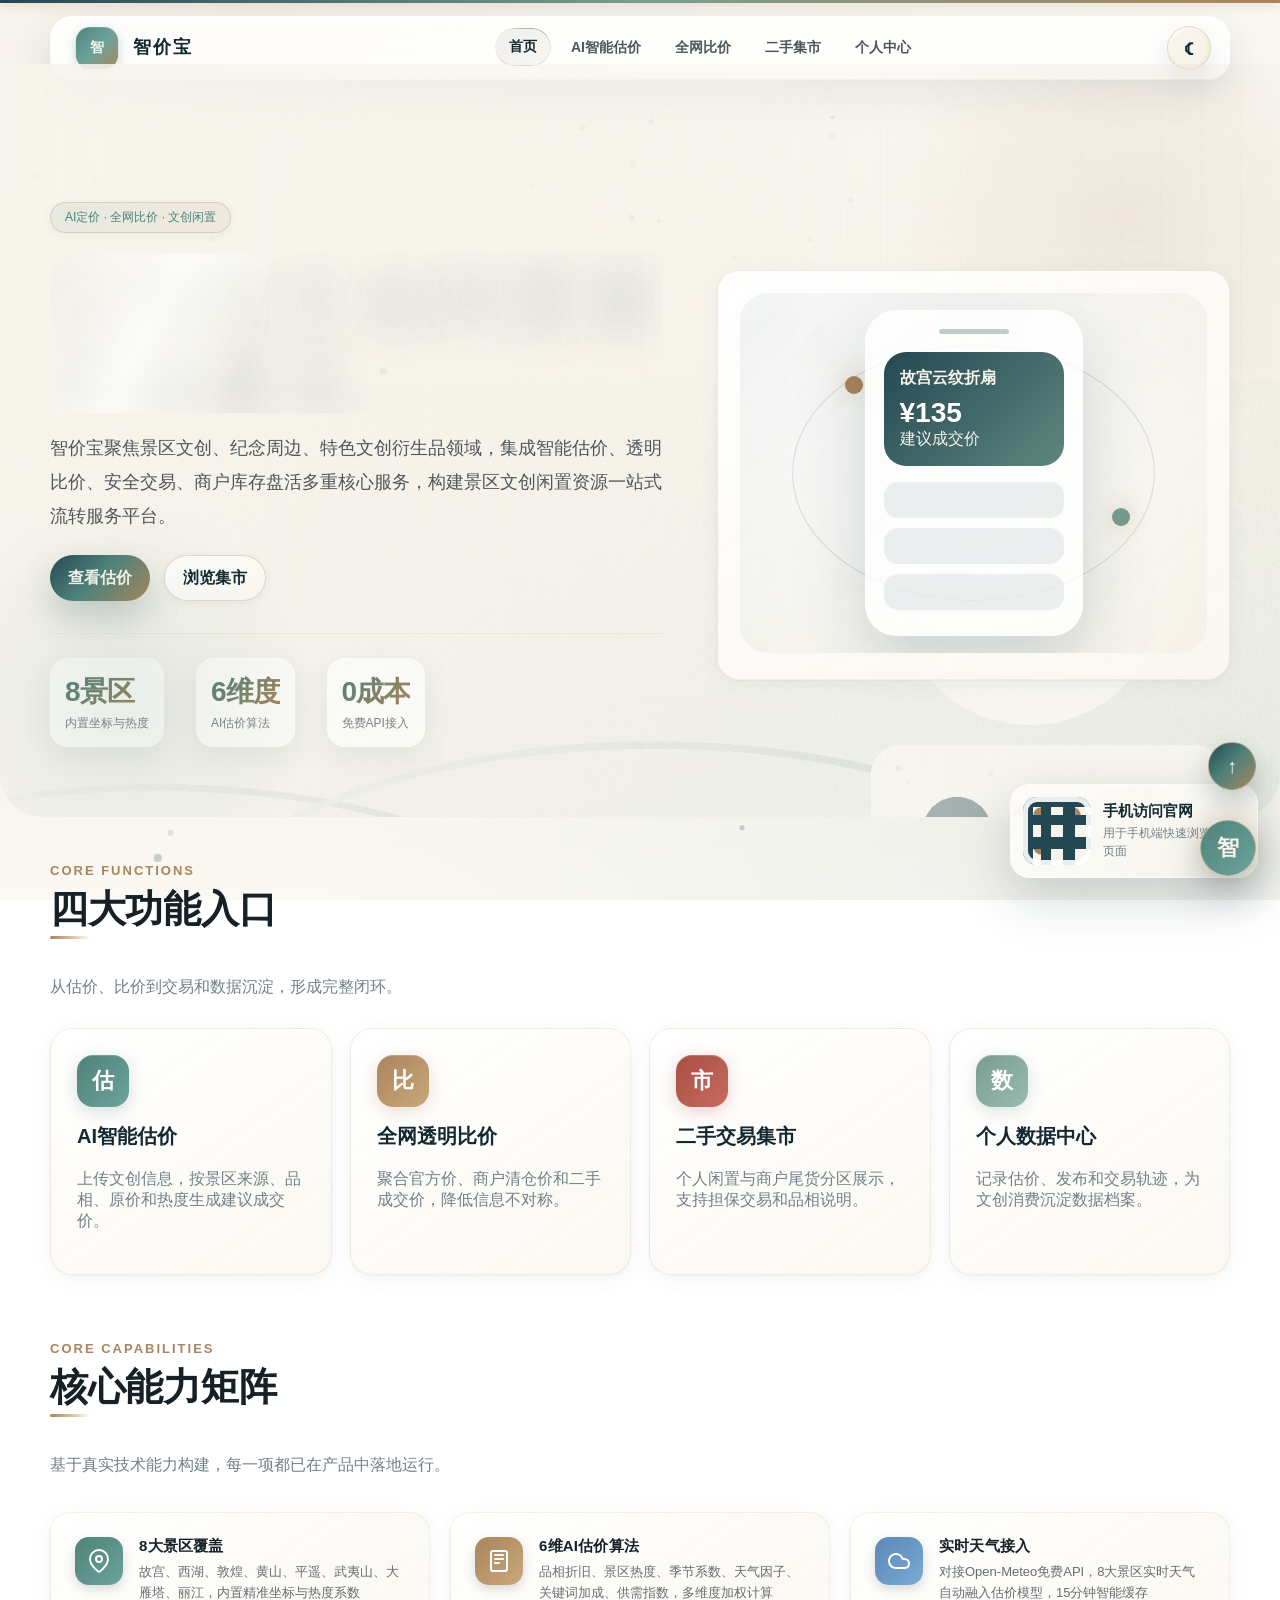
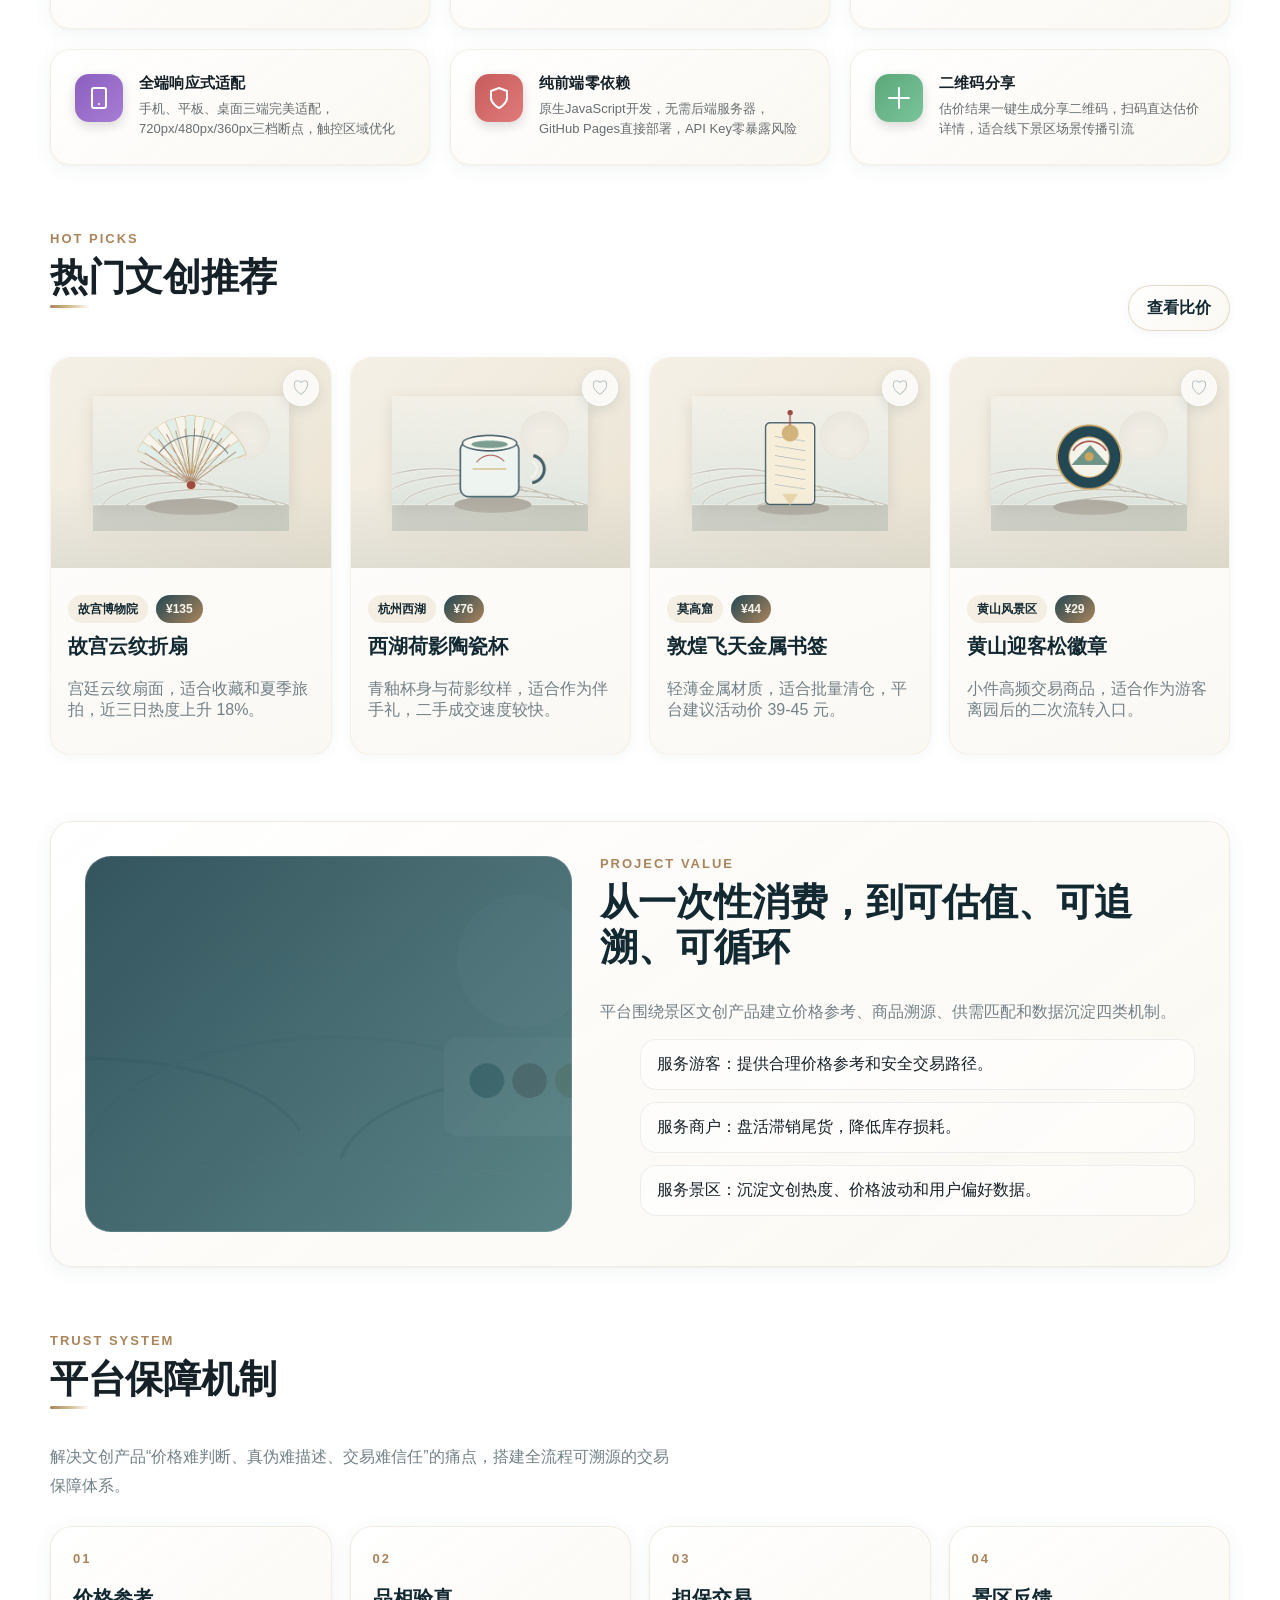
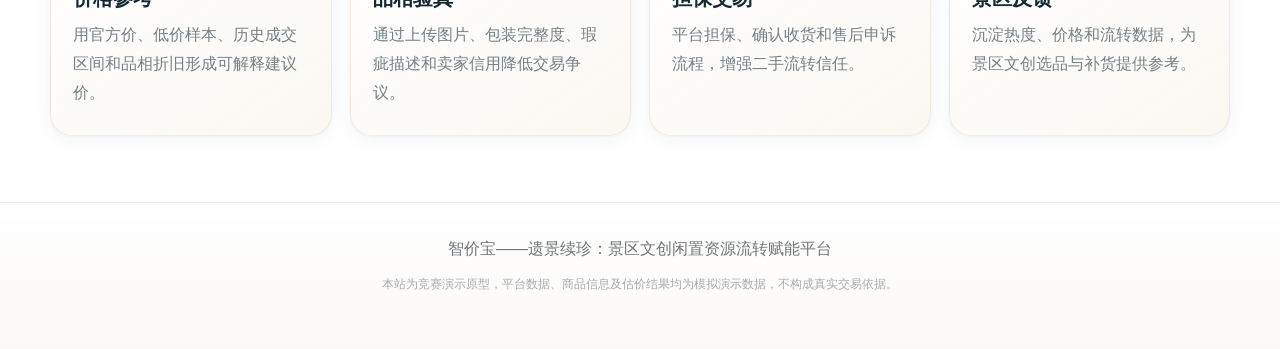
<file: index.html>
<!DOCTYPE html>
<html lang="zh-CN">
<head>
  <meta charset="UTF-8">
  <meta name="viewport" content="width=device-width, initial-scale=1.0">
  <title>智价宝 - 景区文创闲置流转平台</title>
  <link rel="icon" href="assets/img/favicon.svg" type="image/svg+xml">
  <link rel="stylesheet" href="styles.css?v=20260918b">
</head>
<body data-page="home" class="skeleton-active">
  <canvas id="particleCanvas" aria-hidden="true"></canvas>
  <div class="transition-mask" aria-hidden="true"></div>
  <div class="skeleton-screen" id="skeletonScreen" aria-hidden="true">
    <div class="skeleton-stage">
      <div class="skeleton-nav">
        <div class="skeleton-brand">
          <div class="skeleton-logo"></div>
          <div class="skeleton-lines" style="gap:8px;">
            <div class="skel text short" style="width:110px;height:18px;"></div>
            <div class="skel text short" style="width:150px;height:12px;"></div>
          </div>
        </div>
        <div class="skeleton-menu">
          <div class="skel button" style="width:58px;height:34px;"></div>
          <div class="skel button" style="width:92px;height:34px;"></div>
          <div class="skel button" style="width:78px;height:34px;"></div>
          <div class="skel button" style="width:78px;height:34px;"></div>
          <div class="skel button" style="width:78px;height:34px;"></div>
        </div>
      </div>
      <div class="skeleton-hero">
        <div class="skeleton-lines">
          <div class="skel kicker"></div>
          <div class="skel title"></div>
          <div class="skel title short"></div>
          <div class="skel text"></div>
          <div class="skel text medium"></div>
          <div class="skeleton-actions">
            <div class="skel button"></div>
            <div class="skel button"></div>
          </div>
        </div>
        <div class="skeleton-phone"></div>
      </div>
      <div class="skeleton-card-row">
        <div class="skeleton-card"></div>
        <div class="skeleton-card"></div>
        <div class="skeleton-card"></div>
        <div class="skeleton-card"></div>
      </div>
    </div>
  </div>

  <header class="site-header">
    <a class="brand" href="./" data-transition>
      <span class="brand-mark">智</span>
      <span>
        <span class="brand-title">智价宝</span>
        <span class="brand-sub">景区文创闲置流转平台</span>
      </span>
    </a>
    <nav class="main-nav" aria-label="主导航">
      <a class="nav-link active" href="./" data-transition><span>首页</span></a>
      <a class="nav-link " href="estimate/" data-transition><span>AI智能估价</span></a>
      <a class="nav-link " href="compare/" data-transition><span>全网比价</span></a>
      <a class="nav-link " href="market/" data-transition><span>二手集市</span></a>
      <a class="nav-link " href="profile/" data-transition><span>个人中心</span></a>
    </nav>
    <button class="theme-toggle" id="themeToggle" type="button" aria-label="切换深色国风主题" aria-pressed="false" title="切换主题">
      <span class="theme-toggle-icon" aria-hidden="true">☾</span>
    </button>
  </header>

  <div class="page-shell">
    <main>
      <section class="hero">
        <div class="content hero-inner">
          <div class="hero-copy">
            <div class="hero-badge reveal">AI定价 · 全网比价 · 文创闲置</div>
            <h1 class="hero-title shine-text" data-split-text>让景区文创闲置重新被看见</h1>
            <p class="hero-lead reveal">智价宝聚焦景区文创、纪念周边、特色文创衍生品领域，集成智能估价、透明比价、安全交易、商户库存盘活多重核心服务，构建景区文创闲置资源一站式流转服务平台。</p>
            <div class="hero-actions reveal">
              <a class="btn" href="estimate/" data-transition><span>查看估价</span></a>
              <a class="btn secondary" href="market/" data-transition><span>浏览集市</span></a>
            </div>
            <div class="hero-metrics reveal">
              <div class="metric"><strong>8景区</strong><span>内置坐标与热度</span></div>
              <div class="metric"><strong>6维度</strong><span>AI估价算法</span></div>
              <div class="metric"><strong>0成本</strong><span>免费API接入</span></div>
            </div>
          </div>
          <aside class="hero-visual glass-card reveal" aria-label="AI估价面板">
            <div class="estimate-orbit">
              <div class="orbit-ring"></div>
              <div class="hero-phone">
                <div class="phone-top"></div>
                <div class="phone-card">
                  <strong>故宫云纹折扇</strong>
                  <div class="phone-price">¥135</div>
                  <div>建议成交价</div>
                </div>
                <div class="phone-list"><span></span><span></span><span></span></div>
              </div>
            </div>
          </aside>
        </div>
      </section>

      <section class="section content">
        <div class="section-title stack-title reveal">
          <div>
            <p class="section-kicker">Core Functions</p>
            <h2>四大功能入口</h2>
          </div>
          <p class="muted">从估价、比价到交易和数据沉淀，形成完整闭环。</p>
        </div>
        <div class="feature-grid">
          <a class="glass-card feature-card reveal" href="estimate/" data-transition>
            <div class="feature-icon">估</div>
            <h3>AI智能估价</h3>
            <p class="muted">上传文创信息，按景区来源、品相、原价和热度生成建议成交价。</p>
          </a>
          <a class="glass-card feature-card reveal" href="compare/" data-transition>
            <div class="feature-icon">比</div>
            <h3>全网透明比价</h3>
            <p class="muted">聚合官方价、商户清仓价和二手成交价，降低信息不对称。</p>
          </a>
          <a class="glass-card feature-card reveal" href="market/" data-transition>
            <div class="feature-icon">市</div>
            <h3>二手交易集市</h3>
            <p class="muted">个人闲置与商户尾货分区展示，支持担保交易和品相说明。</p>
          </a>
          <a class="glass-card feature-card reveal" href="profile/" data-transition>
            <div class="feature-icon">数</div>
            <h3>个人数据中心</h3>
            <p class="muted">记录估价、发布和交易轨迹，为文创消费沉淀数据档案。</p>
          </a>
        </div>
      </section>

      <section class="section content">
        <div class="section-title stack-title reveal">
          <div>
            <p class="section-kicker">Core Capabilities</p>
            <h2>核心能力矩阵</h2>
          </div>
          <p class="muted">基于真实技术能力构建，每一项都已在产品中落地运行。</p>
        </div>
        <div class="capability-grid reveal">
          <article class="capability-card">
            <div class="capability-icon" style="background:linear-gradient(135deg,#4f827a,#6ba39a);">
              <svg viewBox="0 0 24 24" fill="none" stroke="currentColor" stroke-width="2" stroke-linecap="round" stroke-linejoin="round"><path d="M21 10c0 7-9 13-9 13s-9-6-9-13a9 9 0 0 1 18 0z"/><circle cx="12" cy="10" r="3"/></svg>
            </div>
            <div class="capability-body">
              <strong>8大景区覆盖</strong>
              <p>故宫、西湖、敦煌、黄山、平遥、武夷山、大雁塔、丽江，内置精准坐标与热度系数</p>
            </div>
          </article>
          <article class="capability-card">
            <div class="capability-icon" style="background:linear-gradient(135deg,#ab845b,#c9a87c);">
              <svg viewBox="0 0 24 24" fill="none" stroke="currentColor" stroke-width="2" stroke-linecap="round" stroke-linejoin="round"><rect x="4" y="2" width="16" height="20" rx="2"/><line x1="8" y1="6" x2="16" y2="6"/><line x1="8" y1="10" x2="16" y2="10"/><line x1="8" y1="14" x2="12" y2="14"/></svg>
            </div>
            <div class="capability-body">
              <strong>6维AI估价算法</strong>
              <p>品相折旧、景区热度、季节系数、天气因子、关键词加成、供需指数，多维度加权计算</p>
            </div>
          </article>
          <article class="capability-card">
            <div class="capability-icon" style="background:linear-gradient(135deg,#5b8ab8,#7ba8d4);">
              <svg viewBox="0 0 24 24" fill="none" stroke="currentColor" stroke-width="2" stroke-linecap="round" stroke-linejoin="round"><path d="M17.5 19H9a7 7 0 1 1 6.71-9h1.79a4.5 4.5 0 1 1 0 9z"/></svg>
            </div>
            <div class="capability-body">
              <strong>实时天气接入</strong>
              <p>对接Open-Meteo免费API，8大景区实时天气自动融入估价模型，15分钟智能缓存</p>
            </div>
          </article>
          <article class="capability-card">
            <div class="capability-icon" style="background:linear-gradient(135deg,#8b5fbf,#a87dd4);">
              <svg viewBox="0 0 24 24" fill="none" stroke="currentColor" stroke-width="2" stroke-linecap="round" stroke-linejoin="round"><rect x="5" y="2" width="14" height="20" rx="2" ry="2"/><line x1="12" y1="18" x2="12.01" y2="18"/></svg>
            </div>
            <div class="capability-body">
              <strong>全端响应式适配</strong>
              <p>手机、平板、桌面三端完美适配，720px/480px/360px三档断点，触控区域优化</p>
            </div>
          </article>
          <article class="capability-card">
            <div class="capability-icon" style="background:linear-gradient(135deg,#c75b5b,#e07b7b);">
              <svg viewBox="0 0 24 24" fill="none" stroke="currentColor" stroke-width="2" stroke-linecap="round" stroke-linejoin="round"><path d="M12 22s8-4 8-10V5l-8-3-8 3v7c0 6 8 10 8 10z"/></svg>
            </div>
            <div class="capability-body">
              <strong>纯前端零依赖</strong>
              <p>原生JavaScript开发，无需后端服务器，GitHub Pages直接部署，API Key零暴露风险</p>
            </div>
          </article>
          <article class="capability-card">
            <div class="capability-icon" style="background:linear-gradient(135deg,#5ba87a,#7bc49a);">
              <svg viewBox="0 0 24 24" fill="none" stroke="currentColor" stroke-width="2" stroke-linecap="round" stroke-linejoin="round"><path d="M12 2v20M2 12h20"/></svg>
            </div>
            <div class="capability-body">
              <strong>二维码分享</strong>
              <p>估价结果一键生成分享二维码，扫码直达估价详情，适合线下景区场景传播引流</p>
            </div>
          </article>
        </div>
      </section>

      <section class="section content">
        <div class="section-title reveal">
          <div>
            <p class="section-kicker">Hot Picks</p>
            <h2>热门文创推荐</h2>
          </div>
          <a class="btn secondary" href="compare/" data-transition><span>查看比价</span></a>
        </div>
        <div class="product-grid" id="hotProducts"></div>
      </section>

      <section class="section content">
        <div class="intro-panel glass-card reveal">
          <div class="ink-panel" aria-hidden="true"></div>
          <div>
            <p class="section-kicker">Project Value</p>
            <h2>从一次性消费，到可估值、可追溯、可循环</h2>
            <p class="muted">平台围绕景区文创产品建立价格参考、商品溯源、供需匹配和数据沉淀四类机制。</p>
            <ul class="intro-list">
              <li>服务游客：提供合理价格参考和安全交易路径。</li>
              <li>服务商户：盘活滞销尾货，降低库存损耗。</li>
              <li>服务景区：沉淀文创热度、价格波动和用户偏好数据。</li>
            </ul>
          </div>
        </div>
      </section>

      <section class="section content">
        <div class="section-title stack-title reveal">
          <div>
            <p class="section-kicker">Trust System</p>
            <h2>平台保障机制</h2>
          </div>
          <p class="muted">解决文创产品“价格难判断、真伪难描述、交易难信任”的痛点，搭建全流程可溯源的交易保障体系。</p>
        </div>
        <div class="trust-grid">
          <article class="glass-card trust-card reveal">
            <span>01</span>
            <h3>价格参考</h3>
            <p class="muted">用官方价、低价样本、历史成交区间和品相折旧形成可解释建议价。</p>
          </article>
          <article class="glass-card trust-card reveal">
            <span>02</span>
            <h3>品相验真</h3>
            <p class="muted">通过上传图片、包装完整度、瑕疵描述和卖家信用降低交易争议。</p>
          </article>
          <article class="glass-card trust-card reveal">
            <span>03</span>
            <h3>担保交易</h3>
            <p class="muted">平台担保、确认收货和售后申诉流程，增强二手流转信任。</p>
          </article>
          <article class="glass-card trust-card reveal">
            <span>04</span>
            <h3>景区反馈</h3>
            <p class="muted">沉淀热度、价格和流转数据，为景区文创选品与补货提供参考。</p>
          </article>
        </div>
      </section>
    </main>

    <footer class="site-footer">
      <p>智价宝——遗景续珍：景区文创闲置资源流转赋能平台</p>
      <p style="font-size:12px;opacity:0.6;margin-top:8px;">本站为竞赛演示原型，平台数据、商品信息及估价结果均为模拟演示数据，不构成真实交易依据。</p>
    </footer>
  </div>

  <aside class="qr-float reveal" aria-label="官网入口">
    <div class="qr-code" aria-hidden="true"></div>
    <div>
      <strong>手机访问官网</strong>
      <span>用于手机端快速浏览平台页面</span>
    </div>
  </aside>


  <script src="api-services.js?v=20260918b"></script>
  <script src="script.js?v=20260918b"></script>
</body>
</html>
</file>
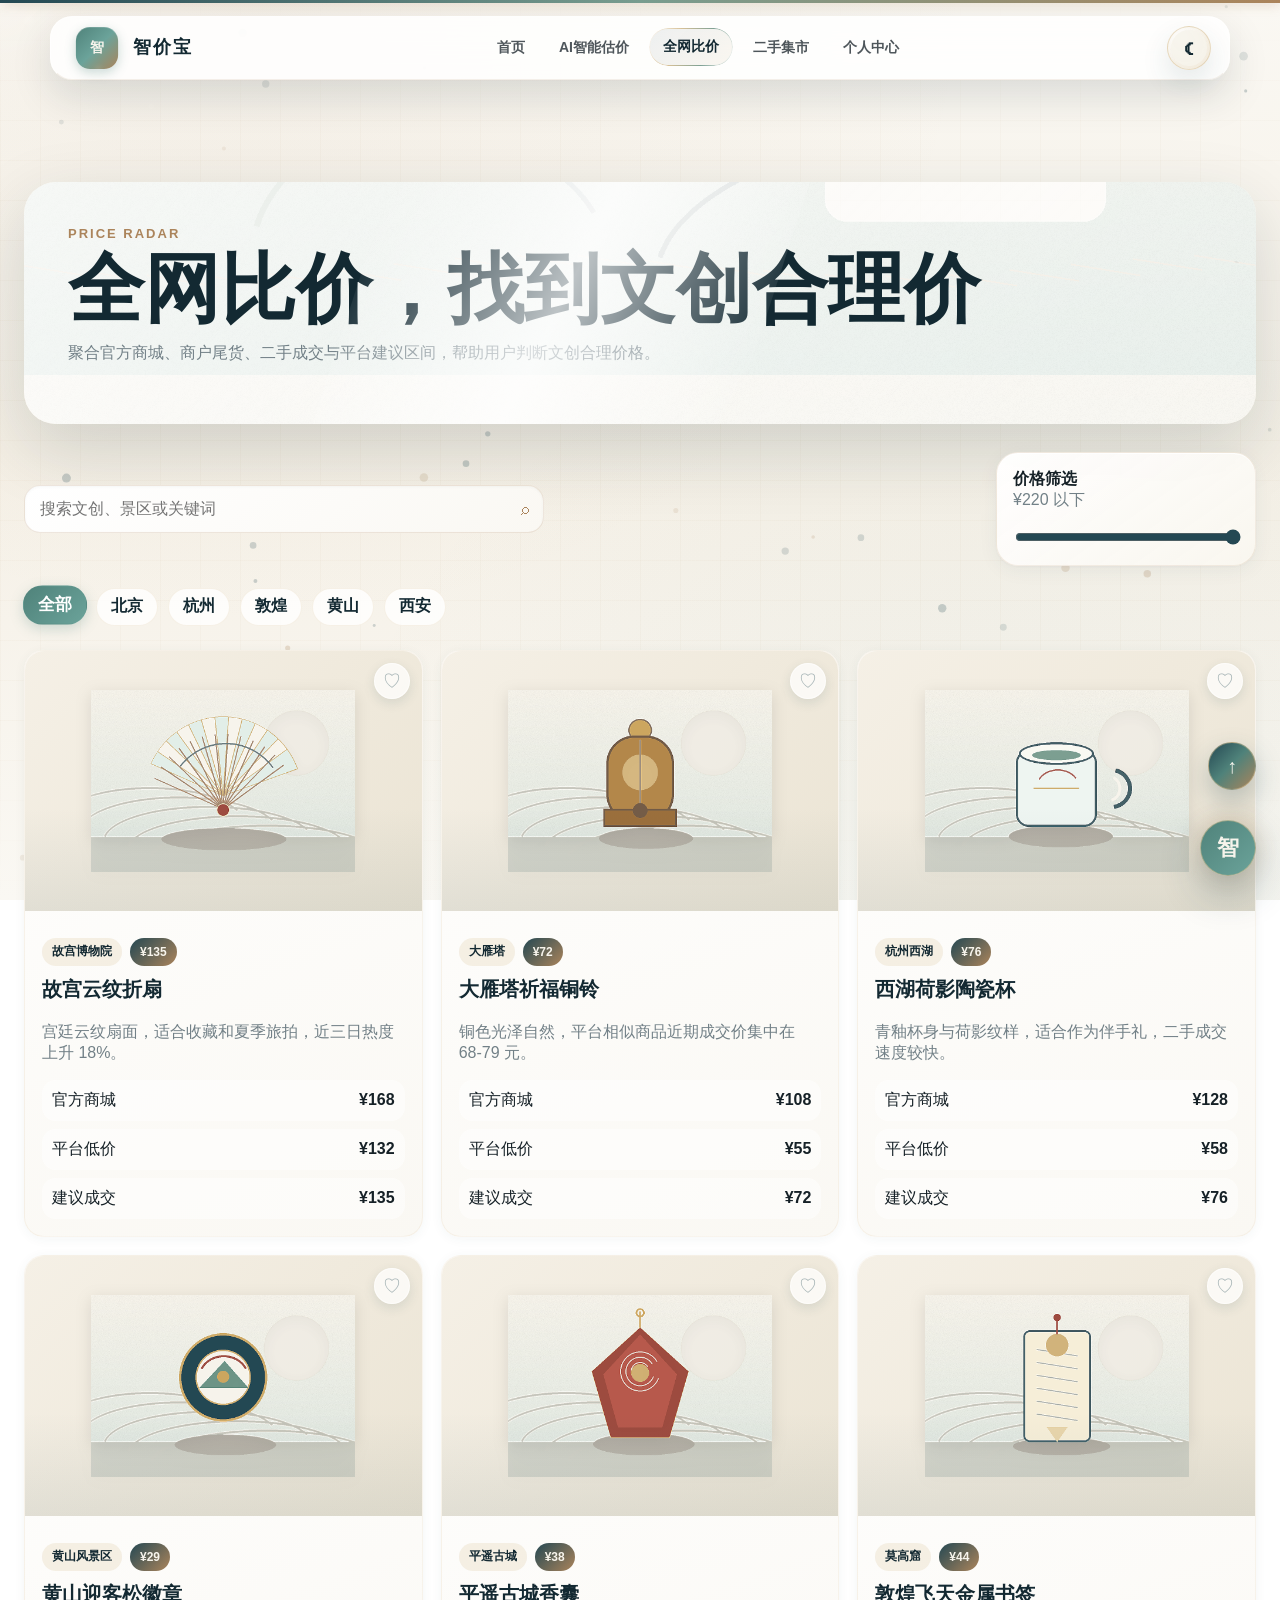
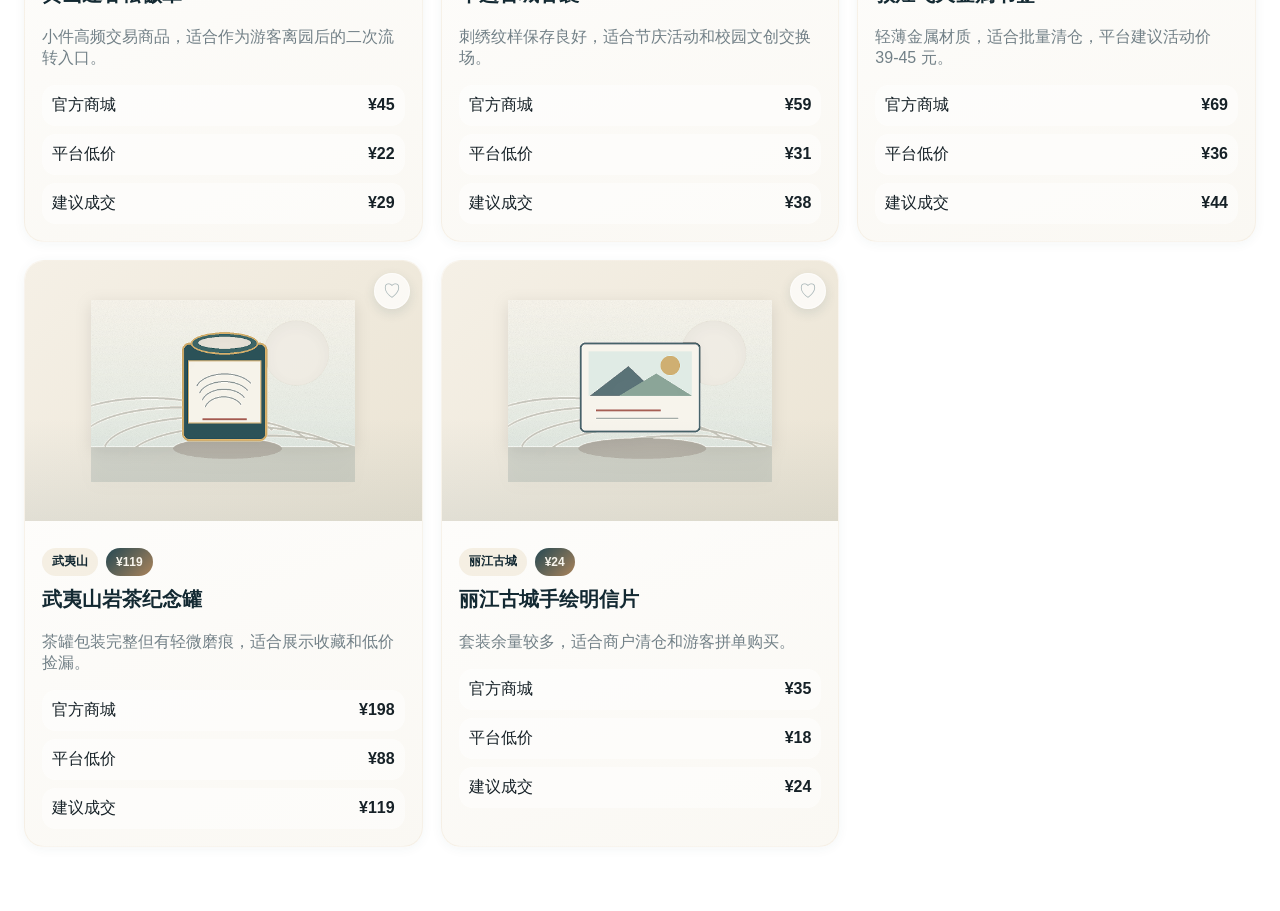
<file: compare/index.html>
<!DOCTYPE html>
<html lang="zh-CN">
<head>
  <meta charset="UTF-8">
  <meta name="viewport" content="width=device-width, initial-scale=1.0">
  <title>全网比价 - 智价宝</title>
  <link rel="icon" href="../assets/img/favicon.svg" type="image/svg+xml">
  <link rel="stylesheet" href="../styles.css?v=20260918b">
</head>
<body data-page="compare" class="skeleton-active">
  <canvas id="particleCanvas" aria-hidden="true"></canvas>
  <div class="transition-mask" aria-hidden="true"></div>
  <div class="skeleton-screen" id="skeletonScreen" aria-hidden="true">
    <div class="skeleton-stage">
      <div class="skeleton-nav">
        <div class="skeleton-brand">
          <div class="skeleton-logo"></div>
          <div class="skeleton-lines" style="gap:8px;">
            <div class="skel text short" style="width:110px;height:18px;"></div>
            <div class="skel text short" style="width:150px;height:12px;"></div>
          </div>
        </div>
        <div class="skeleton-menu">
          <div class="skel button" style="width:58px;height:34px;"></div>
          <div class="skel button" style="width:92px;height:34px;"></div>
          <div class="skel button" style="width:78px;height:34px;"></div>
          <div class="skel button" style="width:78px;height:34px;"></div>
          <div class="skel button" style="width:78px;height:34px;"></div>
        </div>
      </div>
      <div class="skeleton-hero">
        <div class="skeleton-lines">
          <div class="skel kicker"></div>
          <div class="skel title"></div>
          <div class="skel title short"></div>
          <div class="skel text"></div>
          <div class="skel text medium"></div>
          <div class="skeleton-actions">
            <div class="skel button"></div>
            <div class="skel button"></div>
          </div>
        </div>
        <div class="skeleton-phone"></div>
      </div>
      <div class="skeleton-card-row">
        <div class="skeleton-card"></div>
        <div class="skeleton-card"></div>
        <div class="skeleton-card"></div>
        <div class="skeleton-card"></div>
      </div>
    </div>
  </div>

  <header class="site-header">
    <a class="brand" href="../" data-transition>
      <span class="brand-mark">智</span>
      <span>
        <span class="brand-title">智价宝</span>
        <span class="brand-sub">全网文创价格雷达</span>
      </span>
    </a>
    <nav class="main-nav" aria-label="主导航">
      <a class="nav-link " href="../" data-transition><span>首页</span></a>
      <a class="nav-link " href="../estimate/" data-transition><span>AI智能估价</span></a>
      <a class="nav-link active" href="../compare/" data-transition><span>全网比价</span></a>
      <a class="nav-link " href="../market/" data-transition><span>二手集市</span></a>
      <a class="nav-link " href="../profile/" data-transition><span>个人中心</span></a>
    </nav>
    <button class="theme-toggle" id="themeToggle" type="button" aria-label="切换深色国风主题" aria-pressed="false" title="切换主题">
      <span class="theme-toggle-icon" aria-hidden="true">☾</span>
    </button>
  </header>

  <div class="page-shell">
    <main class="page-main">
      <section class="wide-content page-hero reveal">
        <p class="section-kicker">Price Radar</p>
        <h1 class="shine-text">全网比价，找到文创合理价</h1>
        <p class="muted">聚合官方商城、商户尾货、二手成交与平台建议区间，帮助用户判断文创合理价格。</p>
      </section>

      <section class="wide-content">
        <div class="toolbar reveal">
          <div class="search-box">
            <input class="field" id="compareSearch" placeholder="搜索文创、景区或关键词">
            <span class="search-icon">⌕</span>
          </div>
          <aside class="range-panel glass-card">
            <strong>价格筛选</strong>
            <p class="muted" id="rangeText">¥220 以下</p>
            <input id="priceRange" type="range" min="30" max="220" value="220">
          </aside>
        </div>
        <div class="tag-filter reveal" aria-label="景区分类">
          <button class="filter-tag active" data-category="全部">全部</button>
          <button class="filter-tag" data-category="北京">北京</button>
          <button class="filter-tag" data-category="杭州">杭州</button>
          <button class="filter-tag" data-category="敦煌">敦煌</button>
          <button class="filter-tag" data-category="黄山">黄山</button>
          <button class="filter-tag" data-category="西安">西安</button>
        </div>
        <div class="market-grid smooth-list reveal" id="compareList" style="margin-top: 24px;"></div>
      </section>
    </main>
  </div>


  <script src="../api-services.js?v=20260918b"></script>
  <script src="../script.js?v=20260918b"></script>
</body>
</html>
</file>
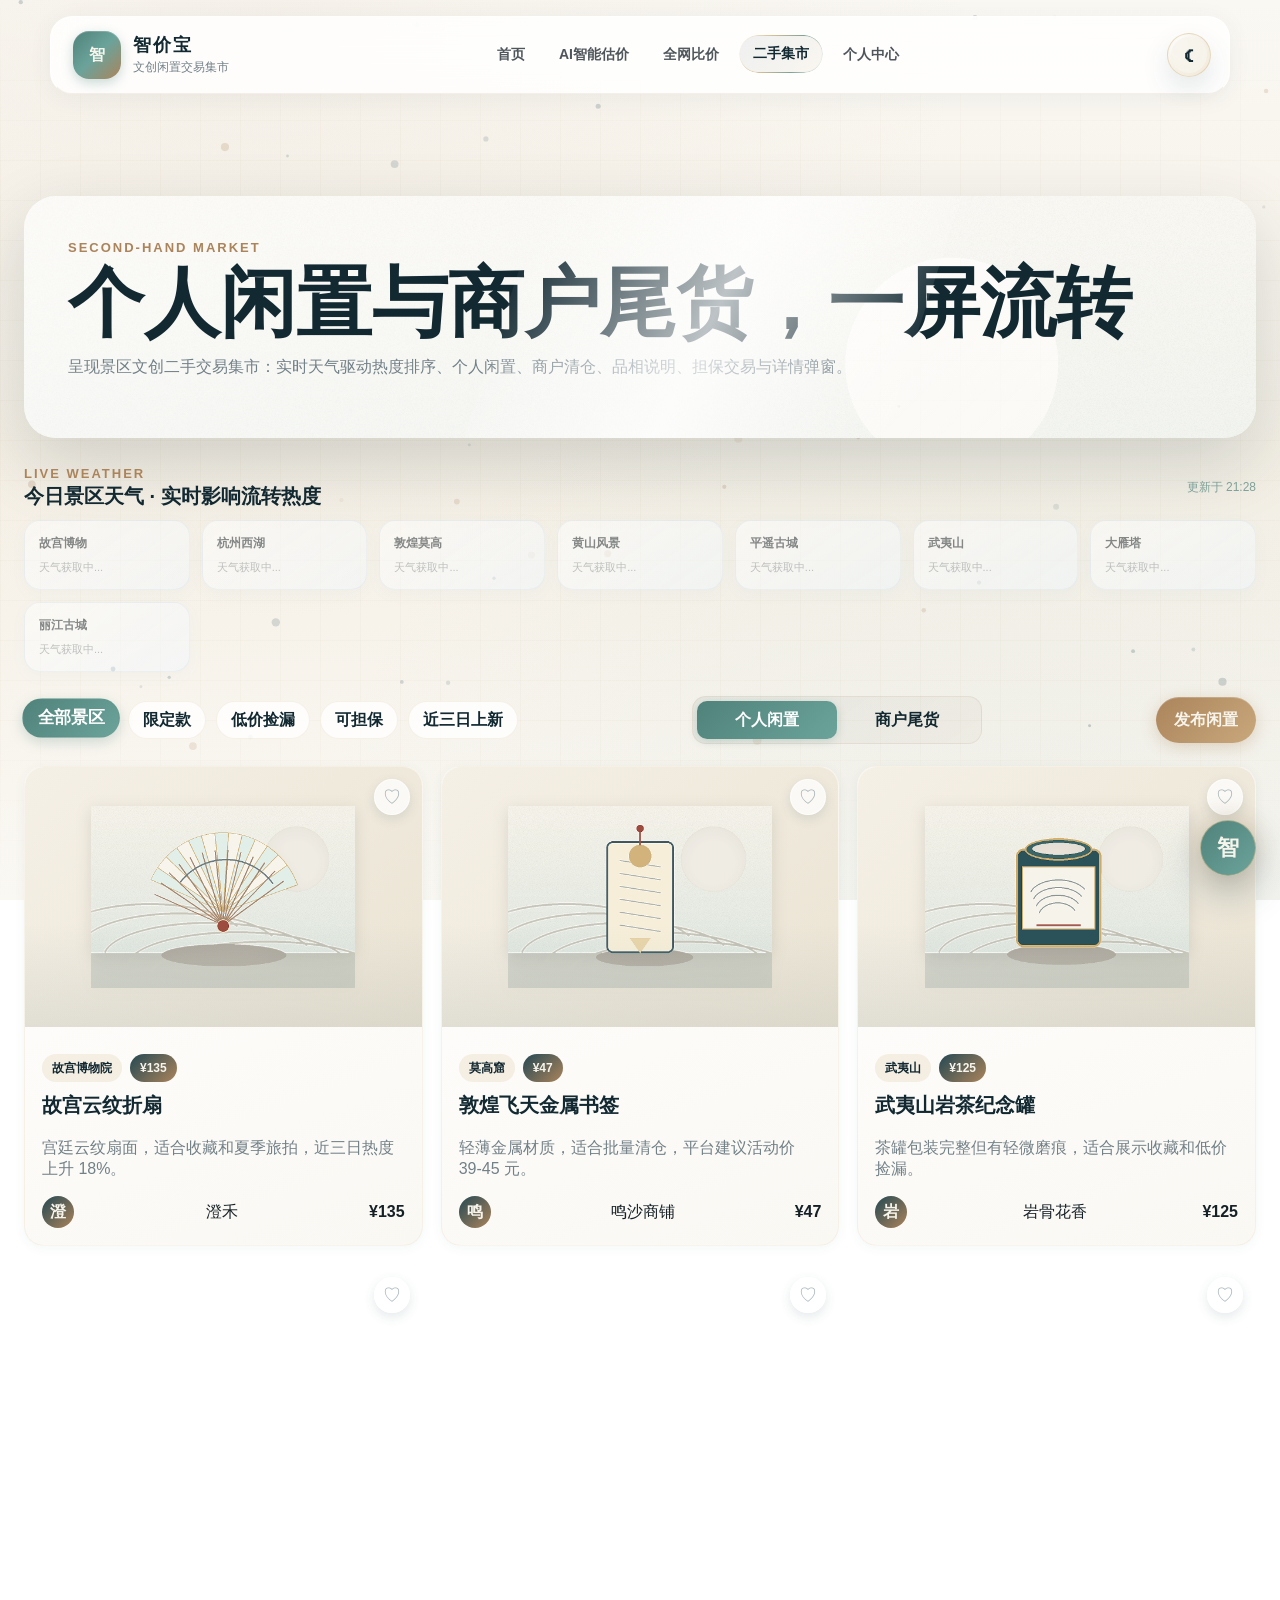
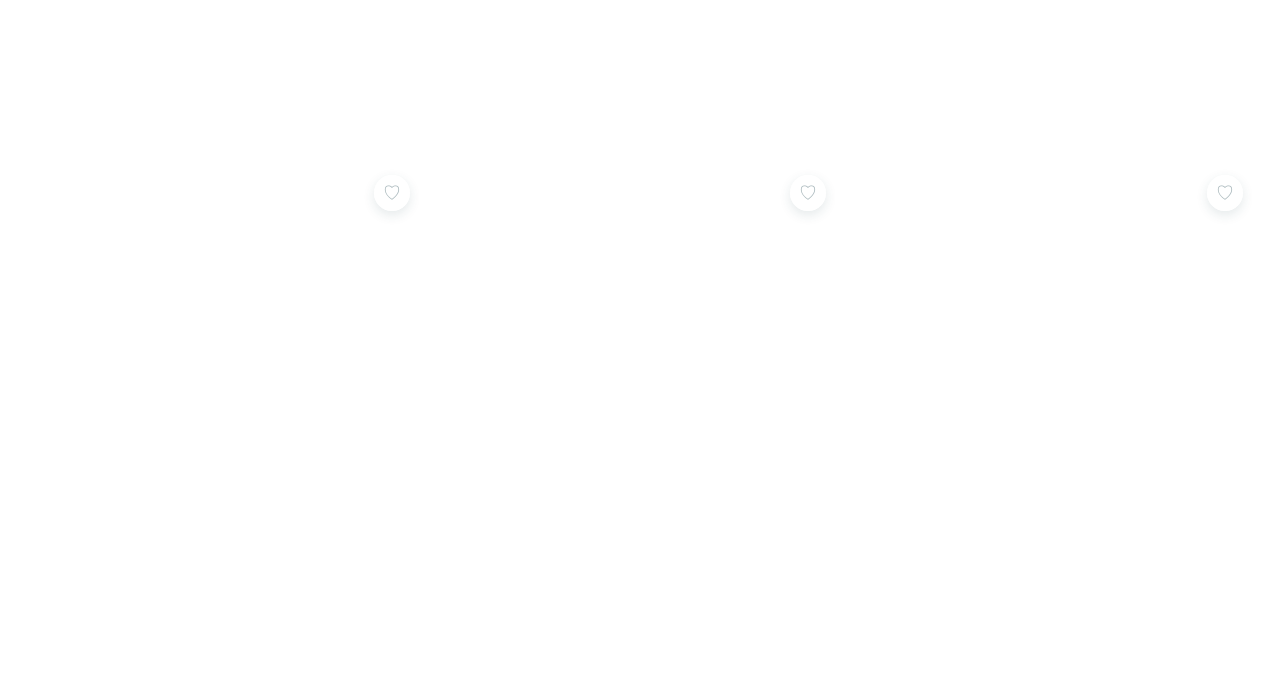
<file: market/index.html>
<!DOCTYPE html>
<html lang="zh-CN">
<head>
  <meta charset="UTF-8">
  <meta name="viewport" content="width=device-width, initial-scale=1.0">
  <title>二手交易集市 - 智价宝</title>
  <link rel="icon" href="../assets/img/favicon.svg" type="image/svg+xml">
  <link rel="stylesheet" href="../styles.css?v=20260918b">
</head>
<body data-page="market" class="skeleton-active">
  <canvas id="particleCanvas" aria-hidden="true"></canvas>
  <div class="transition-mask" aria-hidden="true"></div>
  <div class="skeleton-screen" id="skeletonScreen" aria-hidden="true">
    <div class="skeleton-stage">
      <div class="skeleton-nav">
        <div class="skeleton-brand">
          <div class="skeleton-logo"></div>
          <div class="skeleton-lines" style="gap:8px;">
            <div class="skel text short" style="width:110px;height:18px;"></div>
            <div class="skel text short" style="width:150px;height:12px;"></div>
          </div>
        </div>
        <div class="skeleton-menu">
          <div class="skel button" style="width:58px;height:34px;"></div>
          <div class="skel button" style="width:92px;height:34px;"></div>
          <div class="skel button" style="width:78px;height:34px;"></div>
          <div class="skel button" style="width:78px;height:34px;"></div>
          <div class="skel button" style="width:78px;height:34px;"></div>
        </div>
      </div>
      <div class="skeleton-hero">
        <div class="skeleton-lines">
          <div class="skel kicker"></div>
          <div class="skel title"></div>
          <div class="skel title short"></div>
          <div class="skel text"></div>
          <div class="skel text medium"></div>
          <div class="skeleton-actions">
            <div class="skel button"></div>
            <div class="skel button"></div>
          </div>
        </div>
        <div class="skeleton-phone"></div>
      </div>
      <div class="skeleton-card-row">
        <div class="skeleton-card"></div>
        <div class="skeleton-card"></div>
        <div class="skeleton-card"></div>
        <div class="skeleton-card"></div>
      </div>
    </div>
  </div>

  <header class="site-header">
    <a class="brand" href="../" data-transition>
      <span class="brand-mark">智</span>
      <span>
        <span class="brand-title">智价宝</span>
        <span class="brand-sub">文创闲置交易集市</span>
      </span>
    </a>
    <nav class="main-nav" aria-label="主导航">
      <a class="nav-link " href="../" data-transition><span>首页</span></a>
      <a class="nav-link " href="../estimate/" data-transition><span>AI智能估价</span></a>
      <a class="nav-link " href="../compare/" data-transition><span>全网比价</span></a>
      <a class="nav-link active" href="../market/" data-transition><span>二手集市</span></a>
      <a class="nav-link " href="../profile/" data-transition><span>个人中心</span></a>
    </nav>
    <button class="theme-toggle" id="themeToggle" type="button" aria-label="切换深色国风主题" aria-pressed="false" title="切换主题">
      <span class="theme-toggle-icon" aria-hidden="true">☾</span>
    </button>
  </header>

  <div class="page-shell">
    <main class="page-main">
      <section class="wide-content page-hero reveal">
        <p class="section-kicker">Second-hand Market</p>
        <h1 class="shine-text">个人闲置与商户尾货，一屏流转</h1>
        <p class="muted">呈现景区文创二手交易集市：实时天气驱动热度排序、个人闲置、商户清仓、品相说明、担保交易与详情弹窗。</p>
      </section>

      <section class="wide-content reveal" id="weatherSection" style="margin-bottom:24px;">
        <div style="display:flex;align-items:center;justify-content:space-between;margin-bottom:12px;">
          <div>
            <p class="section-kicker" style="margin-bottom:4px;">Live Weather</p>
            <h2 style="font-size:20px;margin:0;">今日景区天气 · 实时影响流转热度</h2>
          </div>
          <span id="weatherUpdateTime" style="font-size:12px;color:#4f827a;opacity:0.7;">数据采集中...</span>
        </div>
        <div class="weather-strip" id="weatherStrip" style="display:grid;grid-template-columns:repeat(auto-fill,minmax(160px,1fr));gap:12px;">
          <!-- 天气卡片由 JS 动态渲染 -->
        </div>
      </section>

      <section class="wide-content">
        <div class="toolbar reveal">
          <div class="tag-filter">
            <button class="filter-tag active">全部景区</button>
            <button class="filter-tag">限定款</button>
            <button class="filter-tag">低价捡漏</button>
            <button class="filter-tag">可担保</button>
            <button class="filter-tag">近三日上新</button>
          </div>
          <div class="segment" id="marketSegment" data-active="personal">
            <button class="active" data-mode="personal">个人闲置</button>
            <button data-mode="merchant">商户尾货</button>
          </div>
          <button class="btn publish-entry" id="openPublish" type="button"><span>发布闲置</span></button>
        </div>
        <div class="market-grid smooth-list reveal" id="marketList"></div>
      </section>
    </main>
  </div>

  <div class="modal-backdrop detail-modal" id="detailModal" role="dialog" aria-modal="true" aria-label="商品详情">
    <section class="modal-card">
      <div class="modal-head">
        <div>
          <p class="section-kicker">Product Detail</p>
          <h2 id="detailTitle">商品详情</h2>
        </div>
        <button class="close-btn" id="closeDetail" aria-label="关闭">×</button>
      </div>
      <div class="two-col">
        <img id="detailImage" src="../assets/img/product-fan.png" alt="商品图片" style="border-radius: 20px;">
        <div>
          <div class="tag-row" id="detailMeta"></div>
          <p class="muted" id="detailDesc"></p>
          <button class="btn" type="button"><span>发起担保交易</span></button>
        </div>
      </div>
    </section>
  </div>

  <div class="modal-backdrop publish-modal" id="publishModal" role="dialog" aria-modal="true" aria-label="发布闲置商品">
    <section class="modal-card">
      <div class="modal-head">
        <div>
          <p class="section-kicker">Publish Item</p>
          <h2>发布文创闲置</h2>
        </div>
        <button class="close-btn" id="closePublish" aria-label="关闭">×</button>
      </div>
      <form class="publish-form" onsubmit="return false;">
        <div class="form-grid">
          <div class="form-row">
            <label for="publishName">商品名称</label>
            <input class="field" id="publishName" value="故宫瑞兽冰箱贴" placeholder="输入商品名称">
          </div>
          <div class="form-row">
            <label for="publishScenic">景区来源</label>
            <select class="select" id="publishScenic">
              <option>故宫博物院</option>
              <option>杭州西湖</option>
              <option>敦煌莫高窟</option>
              <option>黄山风景区</option>
              <option>平遥古城</option>
            </select>
          </div>
          <div class="form-row">
            <label for="publishOriginal">原价</label>
            <input class="field" id="publishOriginal" type="number" value="88" min="1">
          </div>
          <div class="form-row">
            <label for="publishPrice">期望价</label>
            <input class="field" id="publishPrice" type="number" value="49" min="1">
          </div>
          <div class="form-row full">
            <label for="publishDesc">品相说明</label>
            <input class="field" id="publishDesc" value="包装完整，背面有轻微使用痕迹，支持平台担保交易。">
          </div>
        </div>
        <div class="publish-preview">
          <div class="publish-icon">新</div>
          <p class="muted">发布后会直接更新当前页面商品列表，便于浏览和管理。</p>
        </div>
        <button class="btn" id="submitPublish" type="button"><span>发布商品</span></button>
      </form>
    </section>
  </div>
  <script src="../api-services.js?v=20260918b"></script>
  <script src="../script.js?v=20260918b"></script>
</body>
</html>
</file>
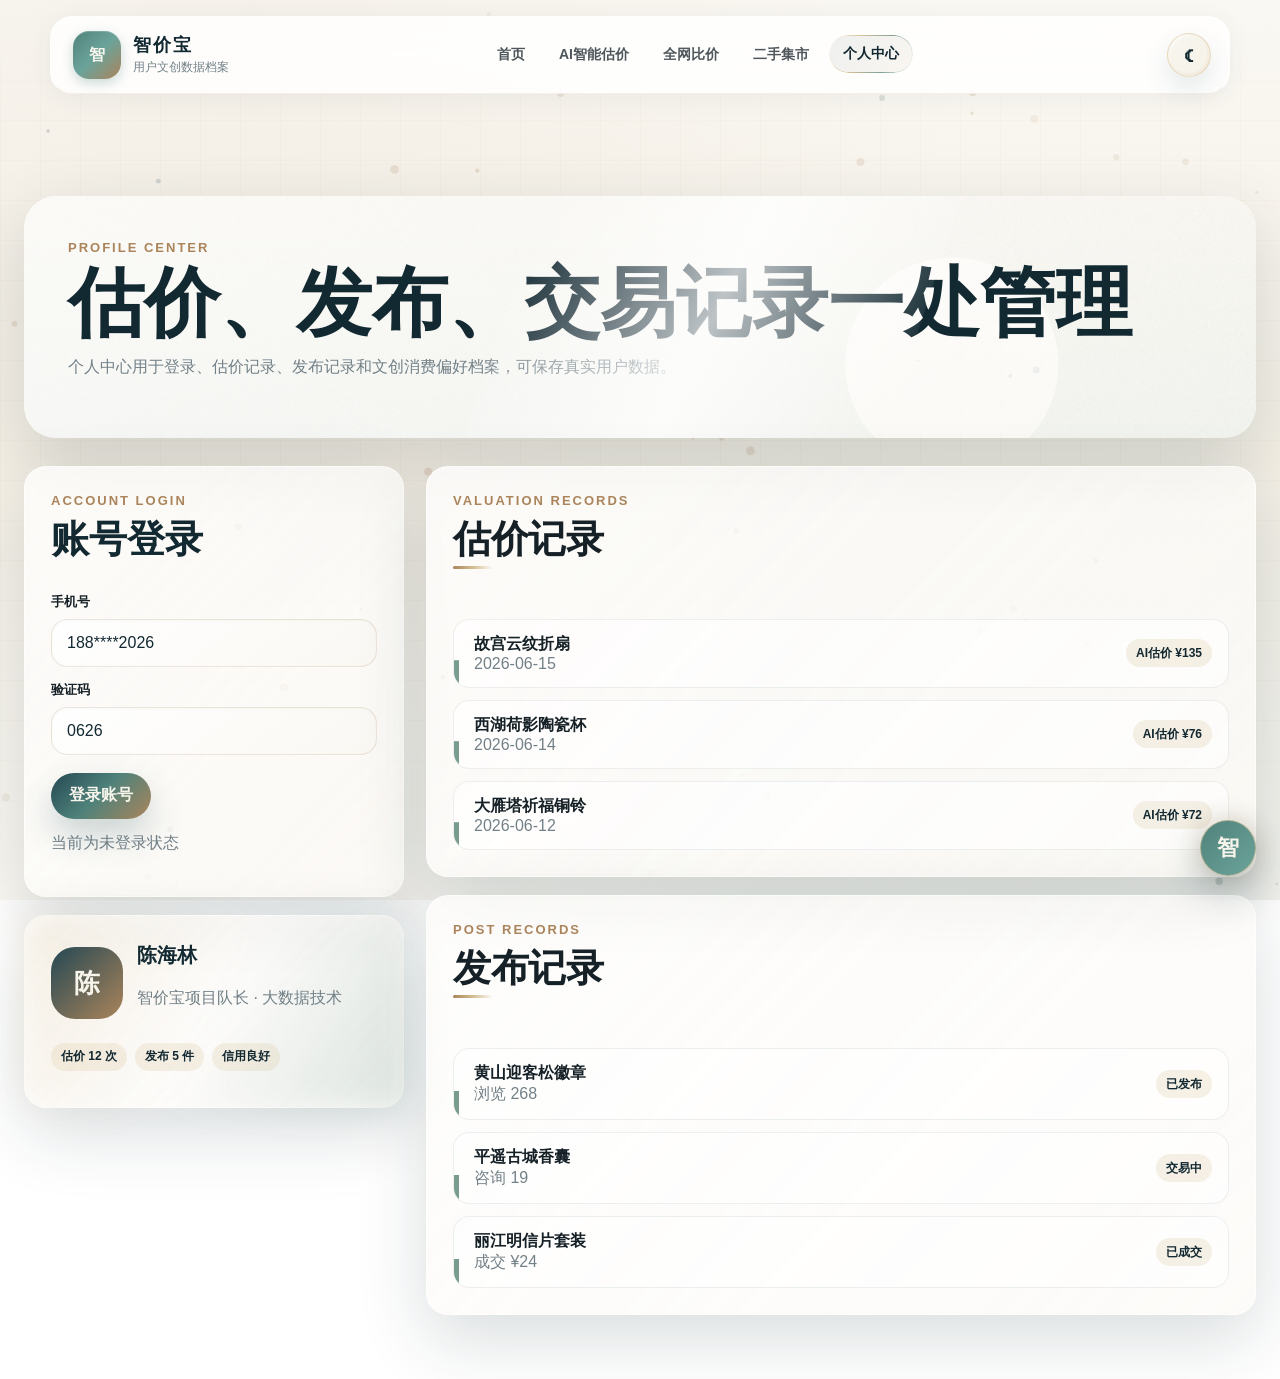
<file: profile/index.html>
<!DOCTYPE html>
<html lang="zh-CN">
<head>
  <meta charset="UTF-8">
  <meta name="viewport" content="width=device-width, initial-scale=1.0">
  <title>个人中心 - 智价宝</title>
  <link rel="icon" href="../assets/img/favicon.svg" type="image/svg+xml">
  <link rel="stylesheet" href="../styles.css?v=20260918b">
</head>
<body data-page="profile" class="skeleton-active">
  <canvas id="particleCanvas" aria-hidden="true"></canvas>
  <div class="transition-mask" aria-hidden="true"></div>
  <div class="skeleton-screen" id="skeletonScreen" aria-hidden="true">
    <div class="skeleton-stage">
      <div class="skeleton-nav">
        <div class="skeleton-brand">
          <div class="skeleton-logo"></div>
          <div class="skeleton-lines" style="gap:8px;">
            <div class="skel text short" style="width:110px;height:18px;"></div>
            <div class="skel text short" style="width:150px;height:12px;"></div>
          </div>
        </div>
        <div class="skeleton-menu">
          <div class="skel button" style="width:58px;height:34px;"></div>
          <div class="skel button" style="width:92px;height:34px;"></div>
          <div class="skel button" style="width:78px;height:34px;"></div>
          <div class="skel button" style="width:78px;height:34px;"></div>
          <div class="skel button" style="width:78px;height:34px;"></div>
        </div>
      </div>
      <div class="skeleton-hero">
        <div class="skeleton-lines">
          <div class="skel kicker"></div>
          <div class="skel title"></div>
          <div class="skel title short"></div>
          <div class="skel text"></div>
          <div class="skel text medium"></div>
          <div class="skeleton-actions">
            <div class="skel button"></div>
            <div class="skel button"></div>
          </div>
        </div>
        <div class="skeleton-phone"></div>
      </div>
      <div class="skeleton-card-row">
        <div class="skeleton-card"></div>
        <div class="skeleton-card"></div>
        <div class="skeleton-card"></div>
        <div class="skeleton-card"></div>
      </div>
    </div>
  </div>

  <header class="site-header">
    <a class="brand" href="../" data-transition>
      <span class="brand-mark">智</span>
      <span>
        <span class="brand-title">智价宝</span>
        <span class="brand-sub">用户文创数据档案</span>
      </span>
    </a>
    <nav class="main-nav" aria-label="主导航">
      <a class="nav-link " href="../" data-transition><span>首页</span></a>
      <a class="nav-link " href="../estimate/" data-transition><span>AI智能估价</span></a>
      <a class="nav-link " href="../compare/" data-transition><span>全网比价</span></a>
      <a class="nav-link " href="../market/" data-transition><span>二手集市</span></a>
      <a class="nav-link active" href="../profile/" data-transition><span>个人中心</span></a>
    </nav>
    <button class="theme-toggle" id="themeToggle" type="button" aria-label="切换深色国风主题" aria-pressed="false" title="切换主题">
      <span class="theme-toggle-icon" aria-hidden="true">☾</span>
    </button>
  </header>

  <div class="page-shell">
    <main class="page-main">
      <section class="wide-content page-hero reveal">
        <p class="section-kicker">Profile Center</p>
        <h1 class="shine-text">估价、发布、交易记录一处管理</h1>
        <p class="muted">个人中心用于登录、估价记录、发布记录和文创消费偏好档案，可保存真实用户数据。</p>
      </section>

      <section class="wide-content profile-layout">
        <aside>
          <form class="panel login-card reveal" id="loginCard" onsubmit="return false;">
            <p class="section-kicker">Account Login</p>
            <h2>账号登录</h2>
            <div class="form-row">
              <label for="phone">手机号</label>
              <input class="field" id="phone" value="188****2026">
            </div>
            <div class="form-row" style="margin-top: 14px;">
              <label for="code">验证码</label>
              <input class="field" id="code" value="0626">
            </div>
            <button class="btn" id="loginBtn" type="button" style="margin-top: 18px;">
              <span class="login-spinner"></span>
              <span>登录账号</span>
            </button>
            <p class="muted" id="loginStatus" style="margin-top: 14px;">当前为未登录状态</p>
          </form>

          <section class="panel profile-card reveal">
            <div class="profile-head">
              <div class="big-avatar">陈</div>
              <div>
                <h3>陈海林</h3>
                <p class="muted">智价宝项目队长 · 大数据技术</p>
              </div>
            </div>
            <div class="tag-row" style="margin-top: 18px;">
              <span class="tag">估价 12 次</span>
              <span class="tag">发布 5 件</span>
              <span class="tag">信用良好</span>
            </div>
          </section>
        </aside>

        <section class="records-grid">
          <div class="panel login-card reveal">
            <div class="section-title">
              <div>
                <p class="section-kicker">Valuation Records</p>
                <h2>估价记录</h2>
              </div>
            </div>
            <div class="record-list" id="estimateRecords"></div>
          </div>

          <div class="panel login-card reveal">
            <div class="section-title">
              <div>
                <p class="section-kicker">Post Records</p>
                <h2>发布记录</h2>
              </div>
            </div>
            <div class="record-list" id="postRecords"></div>
          </div>
        </section>
      </section>
    </main>
  </div>


  <script src="../api-services.js?v=20260918b"></script>
  <script src="../script.js?v=20260918b"></script>
</body>
</html>
</file>
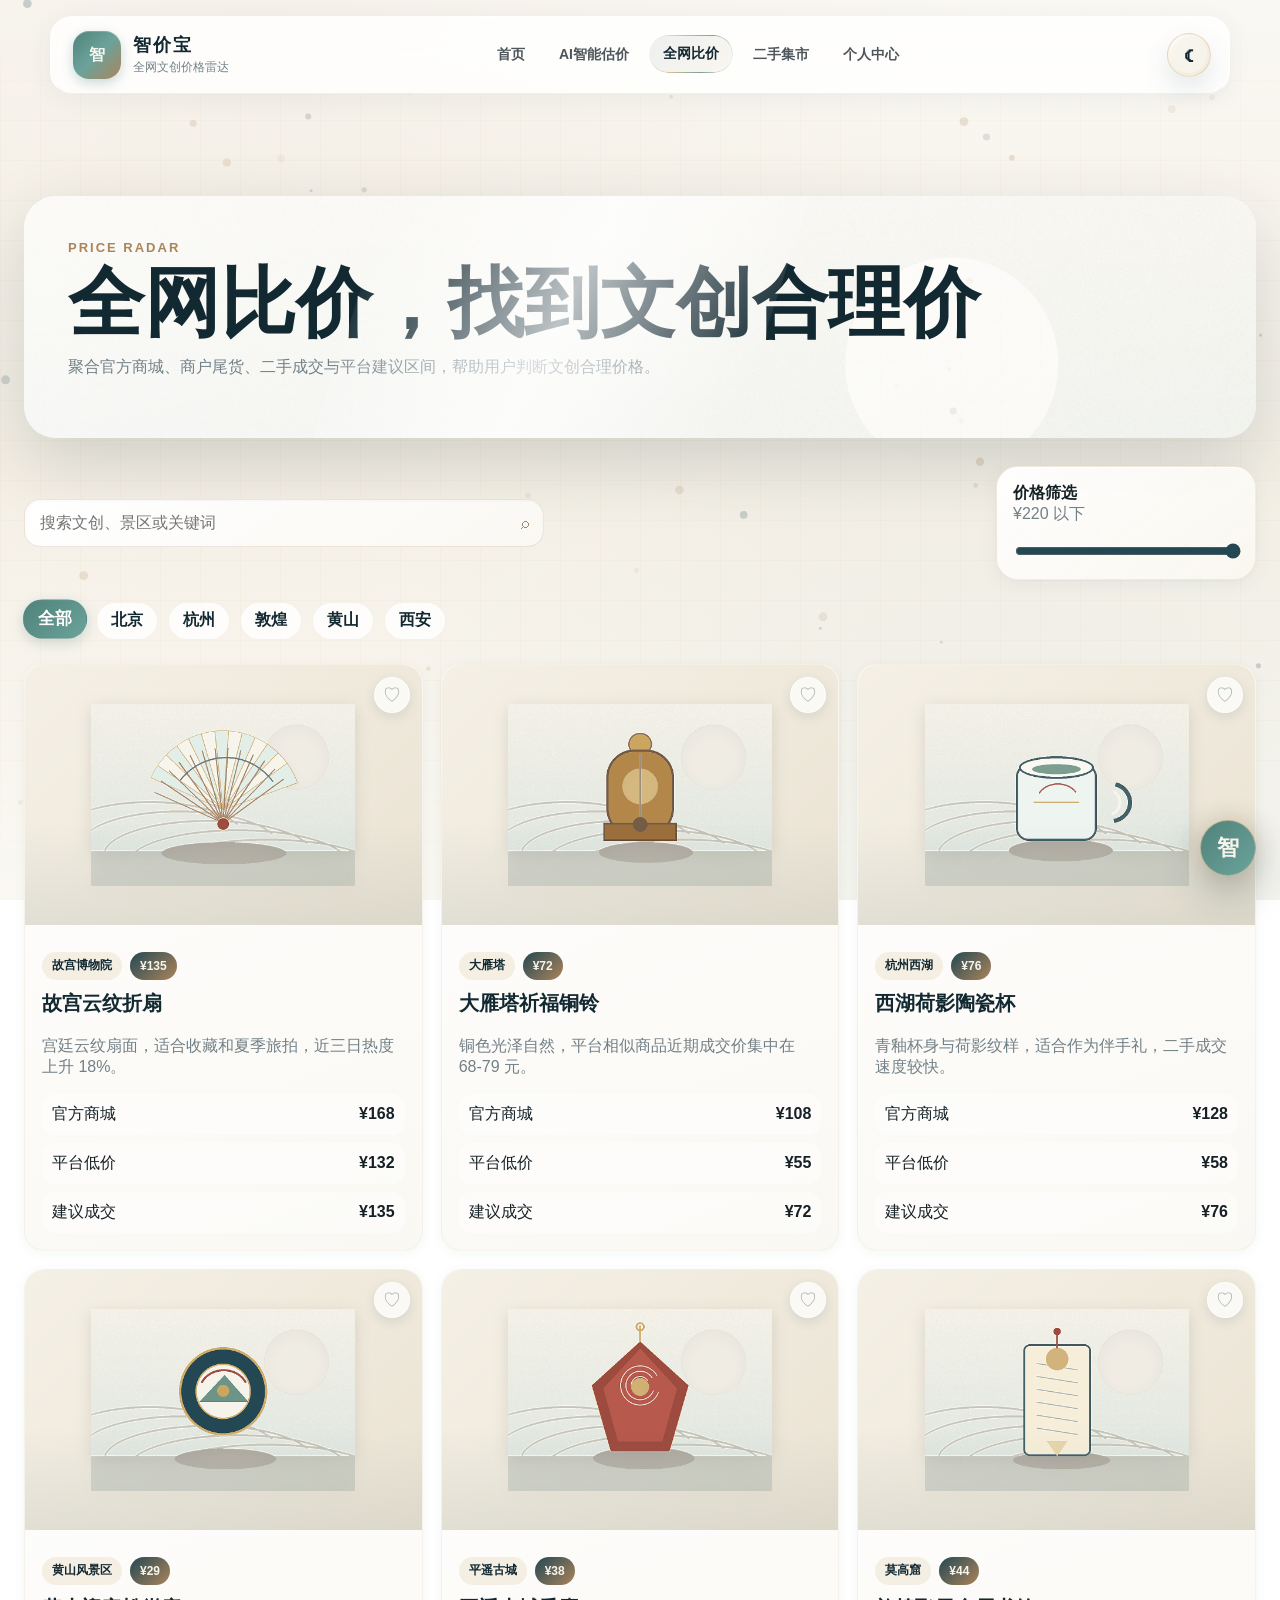
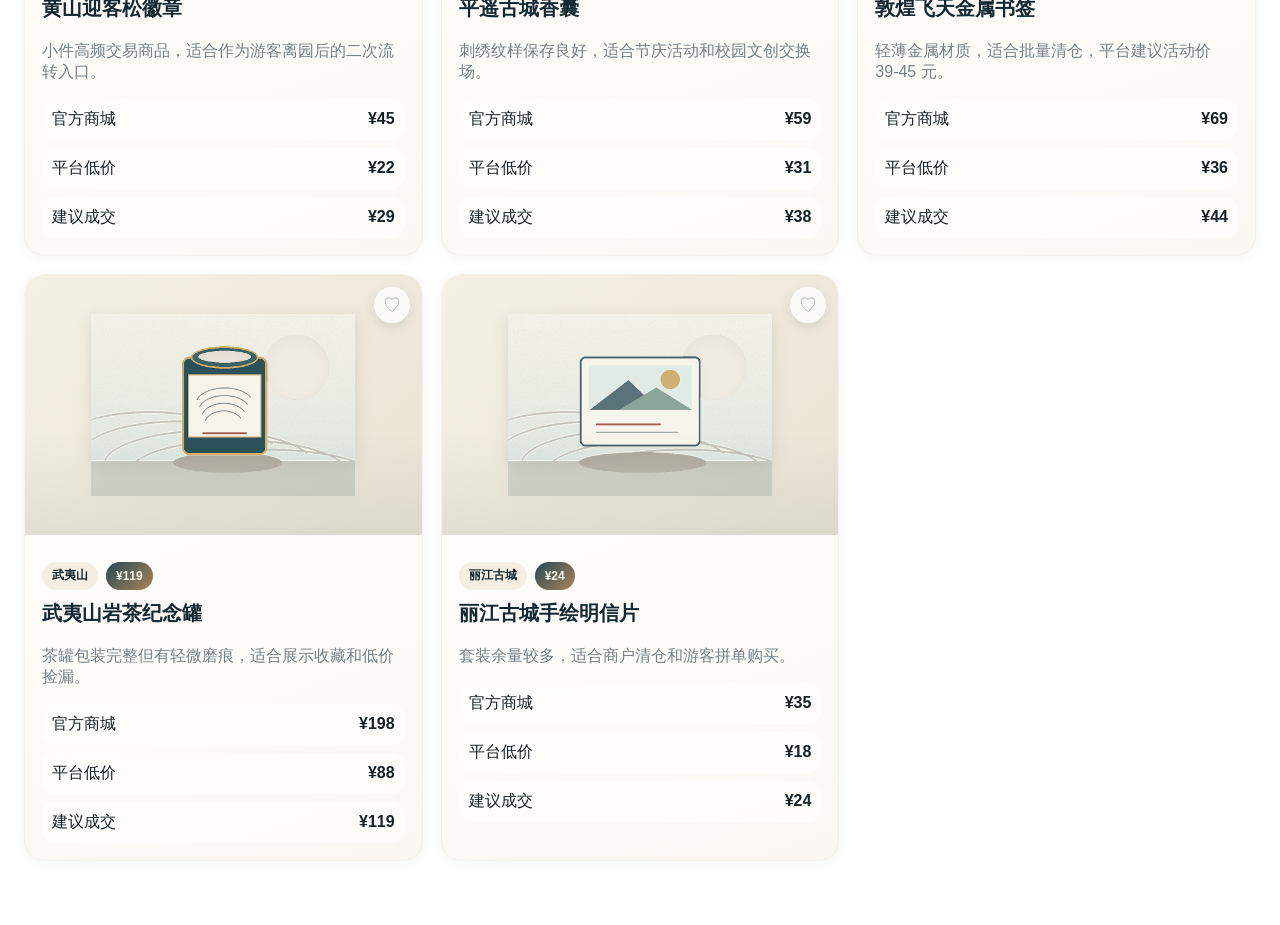
<file: compare.html>
<!DOCTYPE html>
<html lang="zh-CN">
<head>
  <meta charset="UTF-8">
  <meta name="viewport" content="width=device-width, initial-scale=1.0">
  <title>全网比价 - 智价宝</title>
  <link rel="icon" href="assets/img/favicon.svg" type="image/svg+xml">
  <link rel="stylesheet" href="styles.css?v=20260918b">
</head>
<body data-page="compare" class="skeleton-active">
  <canvas id="particleCanvas" aria-hidden="true"></canvas>
  <div class="transition-mask" aria-hidden="true"></div>
  <div class="skeleton-screen" id="skeletonScreen" aria-hidden="true">
    <div class="skeleton-stage">
      <div class="skeleton-nav">
        <div class="skeleton-brand">
          <div class="skeleton-logo"></div>
          <div class="skeleton-lines" style="gap:8px;">
            <div class="skel text short" style="width:110px;height:18px;"></div>
            <div class="skel text short" style="width:150px;height:12px;"></div>
          </div>
        </div>
        <div class="skeleton-menu">
          <div class="skel button" style="width:58px;height:34px;"></div>
          <div class="skel button" style="width:92px;height:34px;"></div>
          <div class="skel button" style="width:78px;height:34px;"></div>
          <div class="skel button" style="width:78px;height:34px;"></div>
          <div class="skel button" style="width:78px;height:34px;"></div>
        </div>
      </div>
      <div class="skeleton-hero">
        <div class="skeleton-lines">
          <div class="skel kicker"></div>
          <div class="skel title"></div>
          <div class="skel title short"></div>
          <div class="skel text"></div>
          <div class="skel text medium"></div>
          <div class="skeleton-actions">
            <div class="skel button"></div>
            <div class="skel button"></div>
          </div>
        </div>
        <div class="skeleton-phone"></div>
      </div>
      <div class="skeleton-card-row">
        <div class="skeleton-card"></div>
        <div class="skeleton-card"></div>
        <div class="skeleton-card"></div>
        <div class="skeleton-card"></div>
      </div>
    </div>
  </div>

  <header class="site-header">
    <a class="brand" href="./" data-transition>
      <span class="brand-mark">智</span>
      <span>
        <span class="brand-title">智价宝</span>
        <span class="brand-sub">全网文创价格雷达</span>
      </span>
    </a>
    <nav class="main-nav" aria-label="主导航">
      <a class="nav-link " href="./" data-transition><span>首页</span></a>
      <a class="nav-link " href="estimate/" data-transition><span>AI智能估价</span></a>
      <a class="nav-link active" href="compare/" data-transition><span>全网比价</span></a>
      <a class="nav-link " href="market/" data-transition><span>二手集市</span></a>
      <a class="nav-link " href="profile/" data-transition><span>个人中心</span></a>
    </nav>
    <button class="theme-toggle" id="themeToggle" type="button" aria-label="切换深色国风主题" aria-pressed="false" title="切换主题">
      <span class="theme-toggle-icon" aria-hidden="true">☾</span>
    </button>
  </header>

  <div class="page-shell">
    <main class="page-main">
      <section class="wide-content page-hero reveal">
        <p class="section-kicker">Price Radar</p>
        <h1 class="shine-text">全网比价，找到文创合理价</h1>
        <p class="muted">聚合官方商城、商户尾货、二手成交与平台建议区间，帮助用户判断文创合理价格。</p>
      </section>

      <section class="wide-content">
        <div class="toolbar reveal">
          <div class="search-box">
            <input class="field" id="compareSearch" placeholder="搜索文创、景区或关键词">
            <span class="search-icon">⌕</span>
          </div>
          <aside class="range-panel glass-card">
            <strong>价格筛选</strong>
            <p class="muted" id="rangeText">¥220 以下</p>
            <input id="priceRange" type="range" min="30" max="220" value="220">
          </aside>
        </div>
        <div class="tag-filter reveal" aria-label="景区分类">
          <button class="filter-tag active" data-category="全部">全部</button>
          <button class="filter-tag" data-category="北京">北京</button>
          <button class="filter-tag" data-category="杭州">杭州</button>
          <button class="filter-tag" data-category="敦煌">敦煌</button>
          <button class="filter-tag" data-category="黄山">黄山</button>
          <button class="filter-tag" data-category="西安">西安</button>
        </div>
        <div class="market-grid smooth-list reveal" id="compareList" style="margin-top: 24px;"></div>
      </section>
    </main>
  </div>


  <script src="api-services.js?v=20260918b"></script>
  <script src="script.js?v=20260918b"></script>
</body>
</html>
</file>
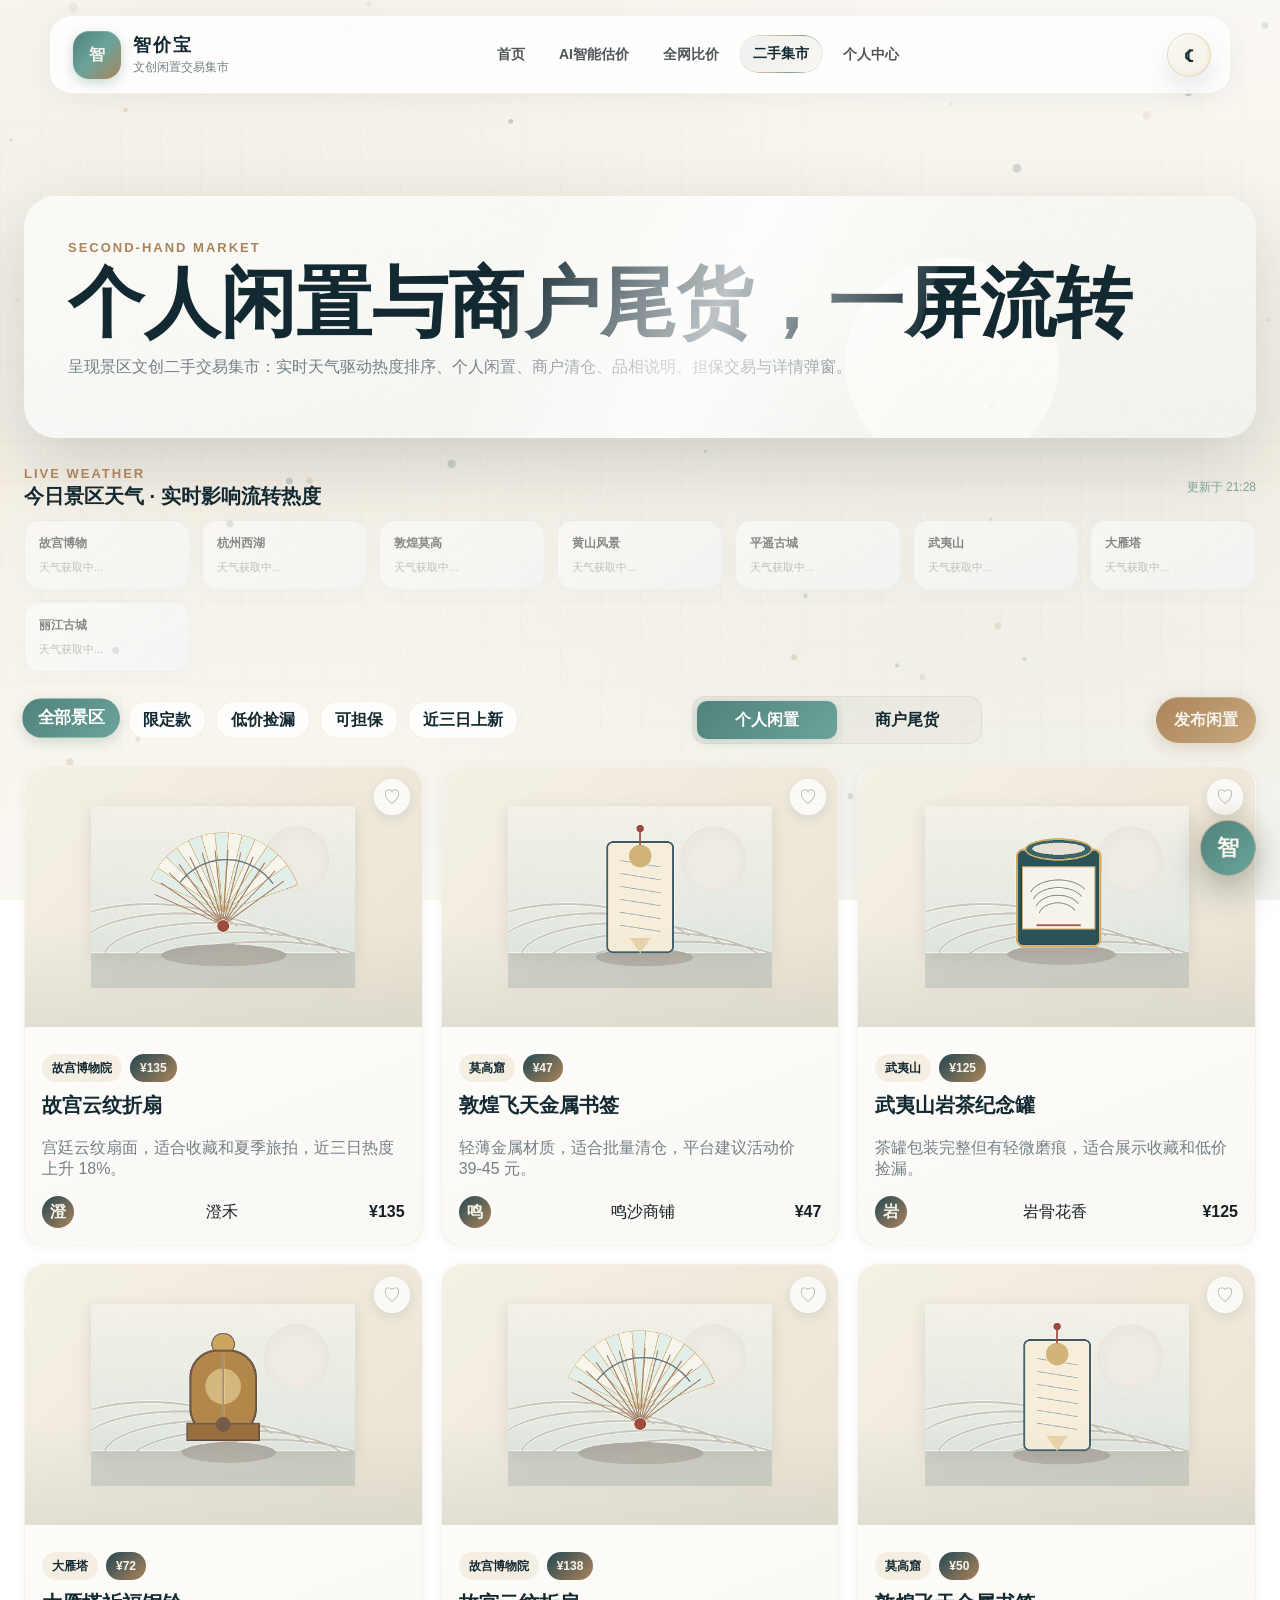
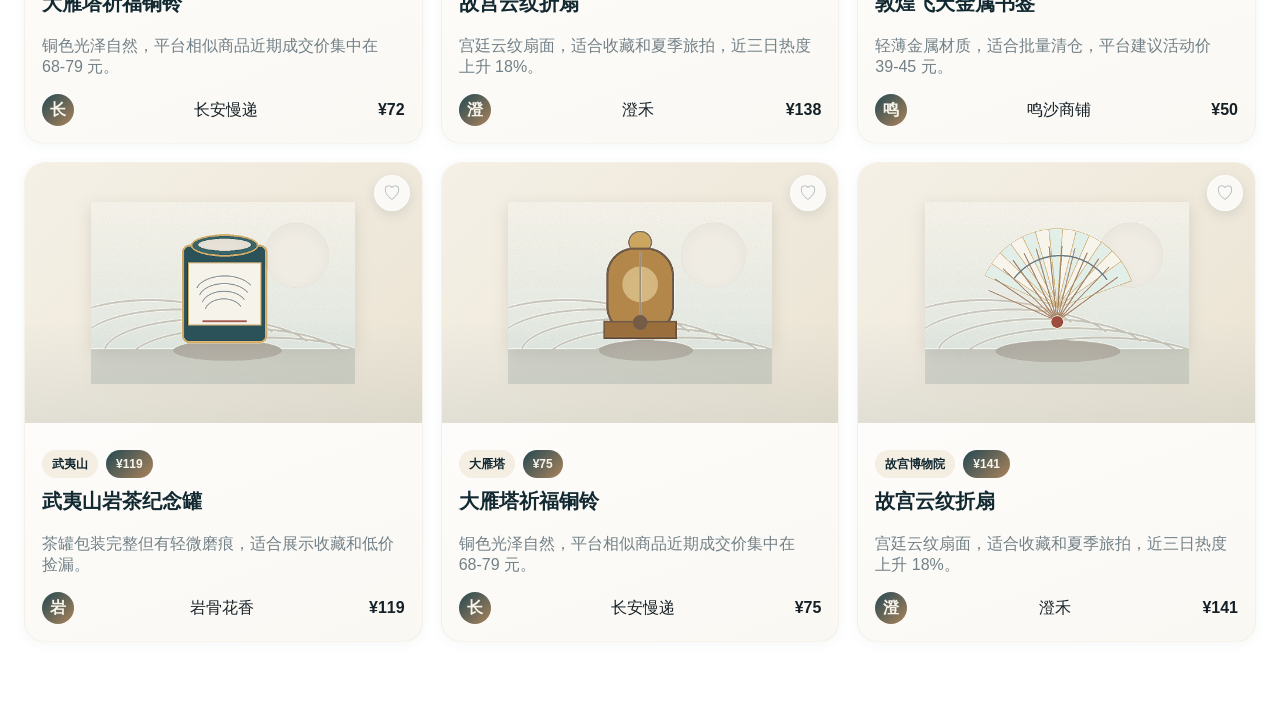
<file: market.html>
<!DOCTYPE html>
<html lang="zh-CN">
<head>
  <meta charset="UTF-8">
  <meta name="viewport" content="width=device-width, initial-scale=1.0">
  <title>二手交易集市 - 智价宝</title>
  <link rel="icon" href="assets/img/favicon.svg" type="image/svg+xml">
  <link rel="stylesheet" href="styles.css?v=20260918b">
</head>
<body data-page="market" class="skeleton-active">
  <canvas id="particleCanvas" aria-hidden="true"></canvas>
  <div class="transition-mask" aria-hidden="true"></div>
  <div class="skeleton-screen" id="skeletonScreen" aria-hidden="true">
    <div class="skeleton-stage">
      <div class="skeleton-nav">
        <div class="skeleton-brand">
          <div class="skeleton-logo"></div>
          <div class="skeleton-lines" style="gap:8px;">
            <div class="skel text short" style="width:110px;height:18px;"></div>
            <div class="skel text short" style="width:150px;height:12px;"></div>
          </div>
        </div>
        <div class="skeleton-menu">
          <div class="skel button" style="width:58px;height:34px;"></div>
          <div class="skel button" style="width:92px;height:34px;"></div>
          <div class="skel button" style="width:78px;height:34px;"></div>
          <div class="skel button" style="width:78px;height:34px;"></div>
          <div class="skel button" style="width:78px;height:34px;"></div>
        </div>
      </div>
      <div class="skeleton-hero">
        <div class="skeleton-lines">
          <div class="skel kicker"></div>
          <div class="skel title"></div>
          <div class="skel title short"></div>
          <div class="skel text"></div>
          <div class="skel text medium"></div>
          <div class="skeleton-actions">
            <div class="skel button"></div>
            <div class="skel button"></div>
          </div>
        </div>
        <div class="skeleton-phone"></div>
      </div>
      <div class="skeleton-card-row">
        <div class="skeleton-card"></div>
        <div class="skeleton-card"></div>
        <div class="skeleton-card"></div>
        <div class="skeleton-card"></div>
      </div>
    </div>
  </div>

  <header class="site-header">
    <a class="brand" href="./" data-transition>
      <span class="brand-mark">智</span>
      <span>
        <span class="brand-title">智价宝</span>
        <span class="brand-sub">文创闲置交易集市</span>
      </span>
    </a>
    <nav class="main-nav" aria-label="主导航">
      <a class="nav-link " href="./" data-transition><span>首页</span></a>
      <a class="nav-link " href="estimate/" data-transition><span>AI智能估价</span></a>
      <a class="nav-link " href="compare/" data-transition><span>全网比价</span></a>
      <a class="nav-link active" href="market/" data-transition><span>二手集市</span></a>
      <a class="nav-link " href="profile/" data-transition><span>个人中心</span></a>
    </nav>
    <button class="theme-toggle" id="themeToggle" type="button" aria-label="切换深色国风主题" aria-pressed="false" title="切换主题">
      <span class="theme-toggle-icon" aria-hidden="true">☾</span>
    </button>
  </header>

  <div class="page-shell">
    <main class="page-main">
      <section class="wide-content page-hero reveal">
        <p class="section-kicker">Second-hand Market</p>
        <h1 class="shine-text">个人闲置与商户尾货，一屏流转</h1>
        <p class="muted">呈现景区文创二手交易集市：实时天气驱动热度排序、个人闲置、商户清仓、品相说明、担保交易与详情弹窗。</p>
      </section>

      <section class="wide-content reveal" id="weatherSection" style="margin-bottom:24px;">
        <div style="display:flex;align-items:center;justify-content:space-between;margin-bottom:12px;">
          <div>
            <p class="section-kicker" style="margin-bottom:4px;">Live Weather</p>
            <h2 style="font-size:20px;margin:0;">今日景区天气 · 实时影响流转热度</h2>
          </div>
          <span id="weatherUpdateTime" style="font-size:12px;color:#4f827a;opacity:0.7;">数据采集中...</span>
        </div>
        <div class="weather-strip" id="weatherStrip" style="display:grid;grid-template-columns:repeat(auto-fill,minmax(160px,1fr));gap:12px;">
          <!-- 天气卡片由 JS 动态渲染 -->
        </div>
      </section>

      <section class="wide-content">
        <div class="toolbar reveal">
          <div class="tag-filter">
            <button class="filter-tag active">全部景区</button>
            <button class="filter-tag">限定款</button>
            <button class="filter-tag">低价捡漏</button>
            <button class="filter-tag">可担保</button>
            <button class="filter-tag">近三日上新</button>
          </div>
          <div class="segment" id="marketSegment" data-active="personal">
            <button class="active" data-mode="personal">个人闲置</button>
            <button data-mode="merchant">商户尾货</button>
          </div>
          <button class="btn publish-entry" id="openPublish" type="button"><span>发布闲置</span></button>
        </div>
        <div class="market-grid smooth-list reveal" id="marketList"></div>
      </section>
    </main>
  </div>

  <div class="modal-backdrop detail-modal" id="detailModal" role="dialog" aria-modal="true" aria-label="商品详情">
    <section class="modal-card">
      <div class="modal-head">
        <div>
          <p class="section-kicker">Product Detail</p>
          <h2 id="detailTitle">商品详情</h2>
        </div>
        <button class="close-btn" id="closeDetail" aria-label="关闭">×</button>
      </div>
      <div class="two-col">
        <img id="detailImage" src="assets/img/product-fan.png" alt="商品图片" style="border-radius: 20px;">
        <div>
          <div class="tag-row" id="detailMeta"></div>
          <p class="muted" id="detailDesc"></p>
          <button class="btn" type="button"><span>发起担保交易</span></button>
        </div>
      </div>
    </section>
  </div>

  <div class="modal-backdrop publish-modal" id="publishModal" role="dialog" aria-modal="true" aria-label="发布闲置商品">
    <section class="modal-card">
      <div class="modal-head">
        <div>
          <p class="section-kicker">Publish Item</p>
          <h2>发布文创闲置</h2>
        </div>
        <button class="close-btn" id="closePublish" aria-label="关闭">×</button>
      </div>
      <form class="publish-form" onsubmit="return false;">
        <div class="form-grid">
          <div class="form-row">
            <label for="publishName">商品名称</label>
            <input class="field" id="publishName" value="故宫瑞兽冰箱贴" placeholder="输入商品名称">
          </div>
          <div class="form-row">
            <label for="publishScenic">景区来源</label>
            <select class="select" id="publishScenic">
              <option>故宫博物院</option>
              <option>杭州西湖</option>
              <option>敦煌莫高窟</option>
              <option>黄山风景区</option>
              <option>平遥古城</option>
            </select>
          </div>
          <div class="form-row">
            <label for="publishOriginal">原价</label>
            <input class="field" id="publishOriginal" type="number" value="88" min="1">
          </div>
          <div class="form-row">
            <label for="publishPrice">期望价</label>
            <input class="field" id="publishPrice" type="number" value="49" min="1">
          </div>
          <div class="form-row full">
            <label for="publishDesc">品相说明</label>
            <input class="field" id="publishDesc" value="包装完整，背面有轻微使用痕迹，支持平台担保交易。">
          </div>
        </div>
        <div class="publish-preview">
          <div class="publish-icon">新</div>
          <p class="muted">发布后会直接更新当前页面商品列表，便于浏览和管理。</p>
        </div>
        <button class="btn" id="submitPublish" type="button"><span>发布商品</span></button>
      </form>
    </section>
  </div>
  <script src="api-services.js?v=20260918b"></script>
  <script src="script.js?v=20260918b"></script>
</body>
</html>
</file>
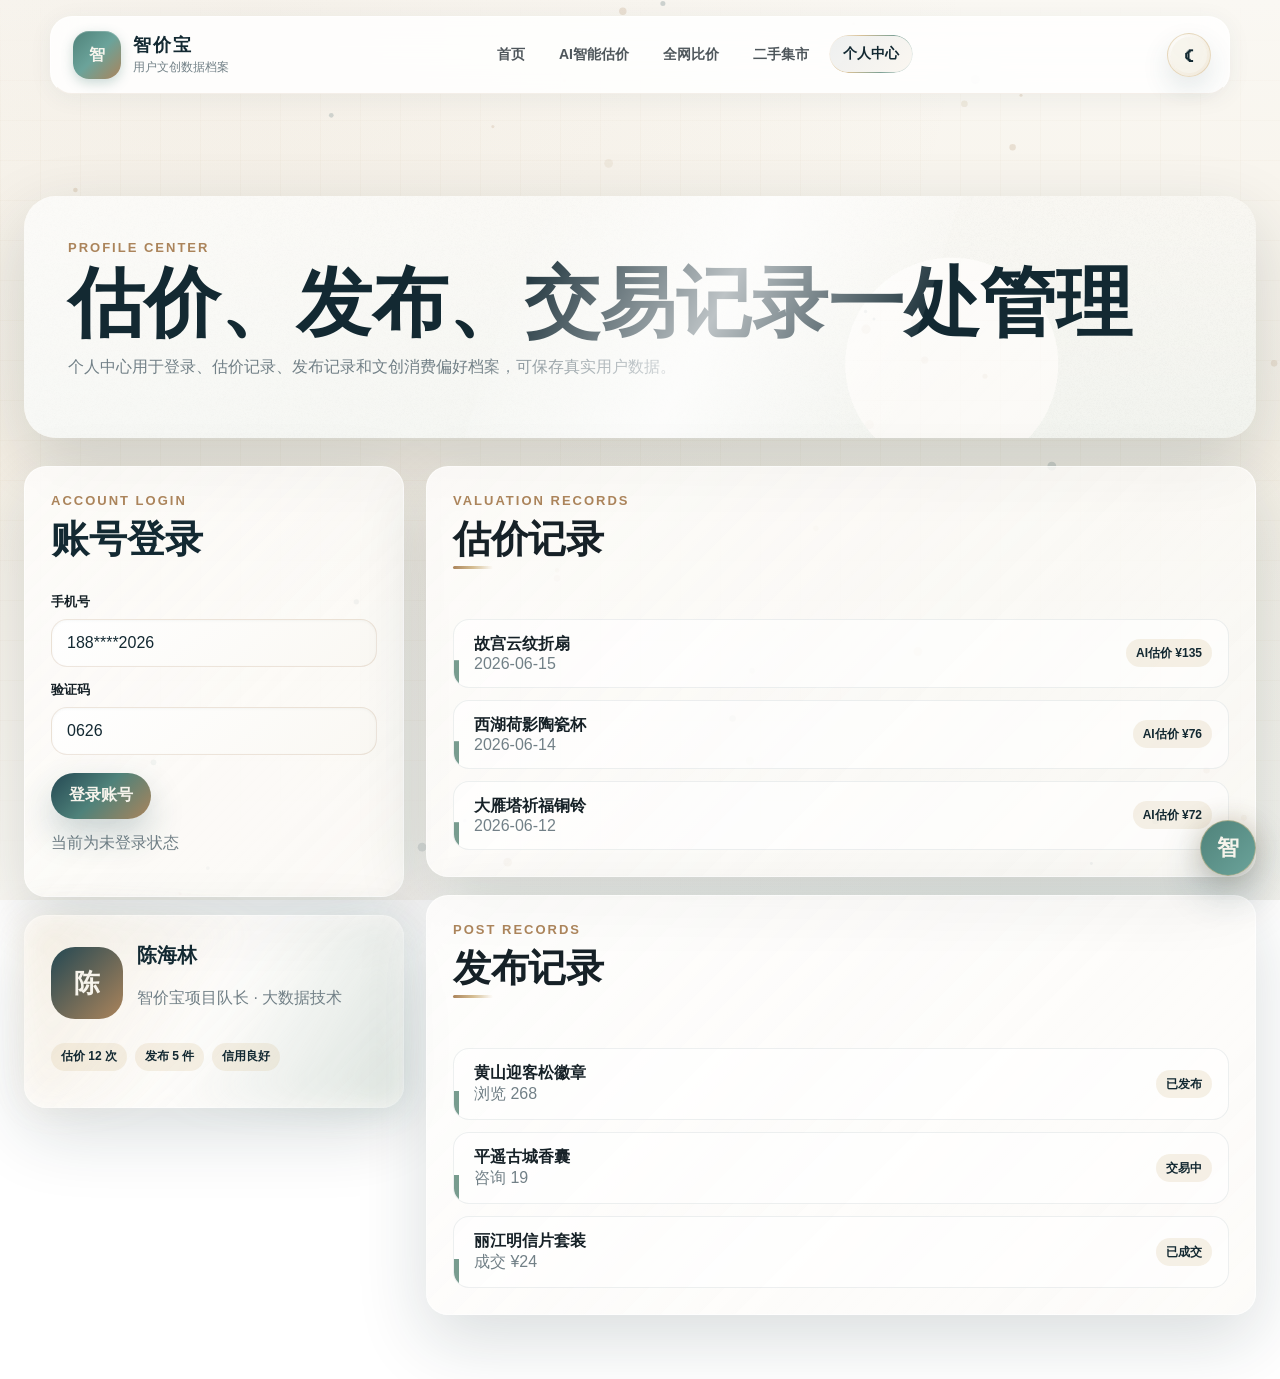
<file: profile.html>
<!DOCTYPE html>
<html lang="zh-CN">
<head>
  <meta charset="UTF-8">
  <meta name="viewport" content="width=device-width, initial-scale=1.0">
  <title>个人中心 - 智价宝</title>
  <link rel="icon" href="assets/img/favicon.svg" type="image/svg+xml">
  <link rel="stylesheet" href="styles.css?v=20260918b">
</head>
<body data-page="profile" class="skeleton-active">
  <canvas id="particleCanvas" aria-hidden="true"></canvas>
  <div class="transition-mask" aria-hidden="true"></div>
  <div class="skeleton-screen" id="skeletonScreen" aria-hidden="true">
    <div class="skeleton-stage">
      <div class="skeleton-nav">
        <div class="skeleton-brand">
          <div class="skeleton-logo"></div>
          <div class="skeleton-lines" style="gap:8px;">
            <div class="skel text short" style="width:110px;height:18px;"></div>
            <div class="skel text short" style="width:150px;height:12px;"></div>
          </div>
        </div>
        <div class="skeleton-menu">
          <div class="skel button" style="width:58px;height:34px;"></div>
          <div class="skel button" style="width:92px;height:34px;"></div>
          <div class="skel button" style="width:78px;height:34px;"></div>
          <div class="skel button" style="width:78px;height:34px;"></div>
          <div class="skel button" style="width:78px;height:34px;"></div>
        </div>
      </div>
      <div class="skeleton-hero">
        <div class="skeleton-lines">
          <div class="skel kicker"></div>
          <div class="skel title"></div>
          <div class="skel title short"></div>
          <div class="skel text"></div>
          <div class="skel text medium"></div>
          <div class="skeleton-actions">
            <div class="skel button"></div>
            <div class="skel button"></div>
          </div>
        </div>
        <div class="skeleton-phone"></div>
      </div>
      <div class="skeleton-card-row">
        <div class="skeleton-card"></div>
        <div class="skeleton-card"></div>
        <div class="skeleton-card"></div>
        <div class="skeleton-card"></div>
      </div>
    </div>
  </div>

  <header class="site-header">
    <a class="brand" href="./" data-transition>
      <span class="brand-mark">智</span>
      <span>
        <span class="brand-title">智价宝</span>
        <span class="brand-sub">用户文创数据档案</span>
      </span>
    </a>
    <nav class="main-nav" aria-label="主导航">
      <a class="nav-link " href="./" data-transition><span>首页</span></a>
      <a class="nav-link " href="estimate/" data-transition><span>AI智能估价</span></a>
      <a class="nav-link " href="compare/" data-transition><span>全网比价</span></a>
      <a class="nav-link " href="market/" data-transition><span>二手集市</span></a>
      <a class="nav-link active" href="profile/" data-transition><span>个人中心</span></a>
    </nav>
    <button class="theme-toggle" id="themeToggle" type="button" aria-label="切换深色国风主题" aria-pressed="false" title="切换主题">
      <span class="theme-toggle-icon" aria-hidden="true">☾</span>
    </button>
  </header>

  <div class="page-shell">
    <main class="page-main">
      <section class="wide-content page-hero reveal">
        <p class="section-kicker">Profile Center</p>
        <h1 class="shine-text">估价、发布、交易记录一处管理</h1>
        <p class="muted">个人中心用于登录、估价记录、发布记录和文创消费偏好档案，可保存真实用户数据。</p>
      </section>

      <section class="wide-content profile-layout">
        <aside>
          <form class="panel login-card reveal" id="loginCard" onsubmit="return false;">
            <p class="section-kicker">Account Login</p>
            <h2>账号登录</h2>
            <div class="form-row">
              <label for="phone">手机号</label>
              <input class="field" id="phone" value="188****2026">
            </div>
            <div class="form-row" style="margin-top: 14px;">
              <label for="code">验证码</label>
              <input class="field" id="code" value="0626">
            </div>
            <button class="btn" id="loginBtn" type="button" style="margin-top: 18px;">
              <span class="login-spinner"></span>
              <span>登录账号</span>
            </button>
            <p class="muted" id="loginStatus" style="margin-top: 14px;">当前为未登录状态</p>
          </form>

          <section class="panel profile-card reveal">
            <div class="profile-head">
              <div class="big-avatar">陈</div>
              <div>
                <h3>陈海林</h3>
                <p class="muted">智价宝项目队长 · 大数据技术</p>
              </div>
            </div>
            <div class="tag-row" style="margin-top: 18px;">
              <span class="tag">估价 12 次</span>
              <span class="tag">发布 5 件</span>
              <span class="tag">信用良好</span>
            </div>
          </section>
        </aside>

        <section class="records-grid">
          <div class="panel login-card reveal">
            <div class="section-title">
              <div>
                <p class="section-kicker">Valuation Records</p>
                <h2>估价记录</h2>
              </div>
            </div>
            <div class="record-list" id="estimateRecords"></div>
          </div>

          <div class="panel login-card reveal">
            <div class="section-title">
              <div>
                <p class="section-kicker">Post Records</p>
                <h2>发布记录</h2>
              </div>
            </div>
            <div class="record-list" id="postRecords"></div>
          </div>
        </section>
      </section>
    </main>
  </div>


  <script src="api-services.js?v=20260918b"></script>
  <script src="script.js?v=20260918b"></script>
</body>
</html>
</file>
<file: styles.css>
/*
  智价宝官网 - 全局样式
  技术栈：HTML5 + CSS3 + 原生 JavaScript
  视觉关键词：新中式轻奢国风、青黛、月白、浅茶棕、毛玻璃、渐变光影
*/

:root {
  --qingdai: #244853;
  --qingdai-deep: #132932;
  --qingdai-soft: #3e6f73;
  --moon: #f7f4ec;
  --moon-2: #eee8da;
  --tea: #ab845b;
  --tea-soft: #d5bd92;
  --cinnabar: #a84e43;
  --jade: #789c8f;
  --ink: #162127;
  --muted: #728087;
  --glass: rgba(255, 255, 255, 0.64);
  --glass-strong: rgba(255, 255, 255, 0.78);
  --line: rgba(36, 72, 83, 0.16);
  --shadow: 0 24px 70px rgba(19, 41, 50, 0.16);
  --shadow-deep: 0 34px 90px rgba(19, 41, 50, 0.24);
  --ease: cubic-bezier(.2, .9, .2, 1);
  --spring: cubic-bezier(.2, 1.45, .35, 1);
}

body.theme-dark {
  --qingdai: #315f68;
  --qingdai-deep: #eef7f3;
  --qingdai-soft: #7fb0ad;
  --moon: #f8f1e3;
  --moon-2: #16262b;
  --tea: #d3a86d;
  --tea-soft: #efd5a4;
  --cinnabar: #d77a6b;
  --jade: #87b9a7;
  --ink: #edf5f2;
  --muted: #b8c8c5;
  --glass: rgba(17, 31, 36, 0.68);
  --glass-strong: rgba(23, 42, 47, 0.84);
  --line: rgba(236, 216, 176, 0.2);
  --shadow: 0 24px 70px rgba(0, 0, 0, 0.34);
  --shadow-deep: 0 34px 90px rgba(0, 0, 0, 0.48);
}

* {
  box-sizing: border-box;
}

html {
  scroll-behavior: smooth;
  max-width: 100%;
  overflow-x: hidden;
}

body {
  margin: 0;
  min-height: 100vh;
  width: 100%;
  max-width: 100%;
  font-family: "Microsoft YaHei", "PingFang SC", "Noto Sans SC", Arial, sans-serif;
  color: var(--ink);
  background:
    radial-gradient(circle at 18% 12%, rgba(213, 189, 146, 0.28), transparent 28rem),
    radial-gradient(circle at 84% 8%, rgba(120, 156, 143, 0.28), transparent 28rem),
    linear-gradient(145deg, #f8f4ea 0%, #edf0e7 46%, #e6eee8 100%);
  overflow-x: hidden;
  transition: background 640ms var(--ease), color 640ms var(--ease);
}

body::before {
  content: "";
  position: fixed;
  inset: 0;
  pointer-events: none;
  z-index: -3;
  background-image:
    linear-gradient(rgba(36, 72, 83, 0.04) 1px, transparent 1px),
    linear-gradient(90deg, rgba(36, 72, 83, 0.035) 1px, transparent 1px);
  background-size: 72px 72px;
  mask-image: linear-gradient(to bottom, transparent, #000 15%, #000 80%, transparent);
}

body.theme-dark {
  background:
    radial-gradient(circle at 16% 10%, rgba(211, 168, 109, 0.2), transparent 30rem),
    radial-gradient(circle at 84% 8%, rgba(135, 185, 167, 0.16), transparent 30rem),
    linear-gradient(145deg, #09151a 0%, #102329 48%, #1b2f30 100%);
}

body.theme-dark::before {
  background-image:
    linear-gradient(rgba(236, 216, 176, 0.055) 1px, transparent 1px),
    linear-gradient(90deg, rgba(135, 185, 167, 0.045) 1px, transparent 1px);
}

body.theme-transition,
body.theme-transition * {
  transition:
    background 620ms var(--ease),
    background-color 620ms var(--ease),
    color 620ms var(--ease),
    border-color 620ms var(--ease),
    box-shadow 620ms var(--ease),
    text-shadow 620ms var(--ease),
    filter 620ms var(--ease) !important;
}

body.is-leaving .page-shell {
  opacity: 0;
  transform: translateY(18px) scale(0.992);
  filter: blur(4px);
}

body.skeleton-active {
  overflow: hidden;
}

body.nav-compact .site-header {
  height: 64px;
  background:
    linear-gradient(135deg, rgba(255, 255, 255, 0.76), rgba(245, 239, 224, 0.54)),
    rgba(255, 255, 255, 0.42);
  box-shadow: 0 16px 40px rgba(19, 41, 50, 0.13);
}

body.theme-dark.nav-compact .site-header {
  background:
    linear-gradient(135deg, rgba(22, 39, 44, 0.88), rgba(31, 50, 50, 0.62)),
    rgba(8, 18, 22, 0.52);
  box-shadow: 0 16px 42px rgba(0, 0, 0, 0.36);
}

body.nav-compact .brand-mark {
  transform: scale(0.88);
}

body.nav-compact .brand-sub {
  opacity: 0;
  transform: translateY(-6px);
  height: 0;
}

a {
  color: inherit;
  text-decoration: none;
}

button,
input,
select {
  font: inherit;
}

img {
  max-width: 100%;
  display: block;
}

.site-header,
.page-shell,
.page-main,
.content,
.wide-content,
.section,
.hero,
.hero-inner,
.page-hero,
.panel,
.glass-card,
.product-card,
.modal-card {
  min-width: 0;
}

.page-shell {
  position: relative;
  z-index: 1;
  min-height: 100vh;
  opacity: 0;
  transform: translateY(22px);
  animation: pageEnter 760ms var(--ease) forwards;
}

.page-main {
  padding: 118px 24px 64px;
}

.content {
  width: min(1180px, calc(100vw - 48px));
  margin: 0 auto;
}

.wide-content {
  width: min(1280px, calc(100vw - 48px));
  margin: 0 auto;
}

/* =========================
   全站背景粒子与转场特效
   ========================= */

#particleCanvas {
  position: fixed;
  inset: 0;
  z-index: -2;
  pointer-events: none;
  opacity: 0.52;
}

.cursor-glow,
.cursor-trail-dot {
  position: fixed;
  left: 0;
  top: 0;
  pointer-events: none;
  border-radius: 50%;
  mix-blend-mode: screen;
  opacity: 0;
  will-change: transform, opacity;
}

.cursor-glow {
  z-index: 1200;
  width: 128px;
  height: 128px;
  background:
    radial-gradient(circle, rgba(213, 189, 146, 0.25), rgba(120, 156, 143, 0.12) 42%, transparent 68%);
  filter: blur(10px);
  transform: translate3d(-50%, -50%, 0) scale(0.8);
  transition: opacity 220ms var(--ease);
}

.cursor-trail-dot {
  z-index: 1199;
  width: 20px;
  height: 20px;
  background:
    radial-gradient(circle, rgba(255, 255, 255, 0.72), rgba(213, 189, 146, 0.34) 34%, rgba(120, 156, 143, 0.1) 68%, transparent 74%);
  filter: blur(2px);
}

body.theme-dark .cursor-glow {
  background:
    radial-gradient(circle, rgba(239, 213, 164, 0.28), rgba(135, 185, 167, 0.14) 42%, transparent 70%);
}

body.theme-dark .cursor-trail-dot {
  background:
    radial-gradient(circle, rgba(239, 213, 164, 0.76), rgba(135, 185, 167, 0.28) 46%, transparent 74%);
}

.transition-mask {
  position: fixed;
  inset: 0;
  z-index: 2000;
  pointer-events: none;
  background:
    radial-gradient(circle at 50% 50%, rgba(255, 255, 255, 0.85), rgba(244, 238, 220, 0.76) 32%, rgba(36, 72, 83, 0.36) 100%);
  clip-path: circle(0% at 50% 50%);
  transition: clip-path 620ms var(--ease), opacity 620ms var(--ease);
  opacity: 0;
}

body.theme-dark .transition-mask {
  background:
    radial-gradient(circle at 50% 50%, rgba(239, 213, 164, 0.28), rgba(19, 41, 50, 0.76) 36%, rgba(2, 9, 12, 0.9) 100%);
}

/* =========================
   初始加载国风骨架屏
   ========================= */

.skeleton-screen {
  position: fixed;
  inset: 0;
  z-index: 3000;
  display: grid;
  place-items: center;
  padding: 22px;
  background:
    radial-gradient(circle at 20% 16%, rgba(213, 189, 146, 0.28), transparent 28rem),
    radial-gradient(circle at 78% 20%, rgba(120, 156, 143, 0.24), transparent 28rem),
    linear-gradient(145deg, #f8f4ea 0%, #edf0e7 54%, #e5eee8 100%);
  transition: opacity 620ms var(--ease), visibility 620ms var(--ease), filter 620ms var(--ease);
}

body.theme-dark .skeleton-screen {
  background:
    radial-gradient(circle at 20% 16%, rgba(211, 168, 109, 0.18), transparent 28rem),
    radial-gradient(circle at 78% 20%, rgba(135, 185, 167, 0.16), transparent 28rem),
    linear-gradient(145deg, #09151a 0%, #102329 54%, #1b2f30 100%);
}

body.theme-dark .skeleton-screen::before {
  background-image:
    linear-gradient(rgba(236, 216, 176, 0.045) 1px, transparent 1px),
    linear-gradient(90deg, rgba(135, 185, 167, 0.04) 1px, transparent 1px);
}

.skeleton-screen::before {
  content: "";
  position: absolute;
  inset: 0;
  opacity: 0.45;
  background-image:
    linear-gradient(rgba(36, 72, 83, 0.035) 1px, transparent 1px),
    linear-gradient(90deg, rgba(36, 72, 83, 0.03) 1px, transparent 1px);
  background-size: 72px 72px;
}

.skeleton-screen::after {
  content: "";
  position: absolute;
  left: -20%;
  right: -20%;
  top: 58%;
  height: 220px;
  border-top: 8px solid rgba(36, 72, 83, 0.08);
  border-radius: 50%;
  transform: rotate(-6deg);
}

.skeleton-screen.is-hidden {
  opacity: 0;
  visibility: hidden;
  filter: blur(8px);
}

.skeleton-stage {
  position: relative;
  z-index: 1;
  width: min(1180px, calc(100vw - 40px));
}

.skeleton-nav {
  height: 78px;
  display: flex;
  align-items: center;
  justify-content: space-between;
  gap: 22px;
  padding: 0 22px;
  border-radius: 22px;
  background: rgba(255, 255, 255, 0.58);
  border: 1px solid rgba(255, 255, 255, 0.64);
  box-shadow: 0 18px 46px rgba(19, 41, 50, 0.1);
  backdrop-filter: blur(18px);
}

.skeleton-brand {
  display: flex;
  align-items: center;
  gap: 12px;
}

.skeleton-logo {
  width: 48px;
  height: 48px;
  border-radius: 16px;
  background: linear-gradient(135deg, rgba(36, 72, 83, 0.84), rgba(120, 156, 143, 0.74));
  box-shadow: 0 14px 28px rgba(36, 72, 83, 0.18);
}

.skeleton-menu {
  display: flex;
  gap: 14px;
}

.skeleton-hero {
  display: grid;
  grid-template-columns: 0.95fr 0.85fr;
  gap: 54px;
  align-items: center;
  min-height: 520px;
}

.skeleton-lines {
  display: grid;
  gap: 16px;
}

.skeleton-phone {
  height: 360px;
  border-radius: 30px;
  background: rgba(255, 255, 255, 0.52);
  border: 1px solid rgba(255, 255, 255, 0.66);
  box-shadow: 0 24px 70px rgba(19, 41, 50, 0.12);
}

.skeleton-card-row {
  display: grid;
  grid-template-columns: repeat(4, 1fr);
  gap: 18px;
}

.skeleton-card {
  height: 118px;
  border-radius: 22px;
  background: rgba(255, 255, 255, 0.56);
  box-shadow: 0 16px 40px rgba(19, 41, 50, 0.08);
}

.skel {
  position: relative;
  overflow: hidden;
  border-radius: 999px;
  background: linear-gradient(135deg, rgba(36, 72, 83, 0.08), rgba(213, 189, 146, 0.12));
}

.skel::after,
.skeleton-card::after,
.skeleton-phone::after,
.skeleton-logo::after {
  content: "";
  position: absolute;
  inset: 0;
  background: linear-gradient(110deg, transparent 0%, rgba(255, 255, 255, 0.58) 45%, transparent 80%);
  transform: translateX(-120%);
  animation: skeletonShimmer 1.45s ease-in-out infinite;
}

.skeleton-logo,
.skeleton-phone,
.skeleton-card {
  position: relative;
  overflow: hidden;
}

.skel.kicker {
  width: 230px;
  height: 38px;
}

.skel.title {
  width: min(560px, 82vw);
  height: 78px;
  border-radius: 18px;
  background: linear-gradient(135deg, rgba(36, 72, 83, 0.16), rgba(36, 72, 83, 0.08));
}

.skel.title.short {
  width: min(420px, 72vw);
}

.skel.text {
  width: min(620px, 86vw);
  height: 18px;
}

.skel.text.medium {
  width: min(520px, 78vw);
}

.skel.text.short {
  width: min(330px, 58vw);
}

.skel.button {
  width: 138px;
  height: 46px;
}

.skeleton-actions {
  display: flex;
  gap: 14px;
  margin-top: 8px;
}

.transition-mask.is-active {
  clip-path: circle(142% at 50% 50%);
  opacity: 1;
}

.site-header {
  position: fixed;
  top: 16px;
  left: 50%;
  z-index: 1000;
  width: min(1180px, calc(100vw - 40px));
  height: 78px;
  transform: translateX(-50%);
  display: flex;
  align-items: center;
  justify-content: space-between;
  gap: 20px;
  padding: 0 18px 0 22px;
  border: 1px solid rgba(255, 255, 255, 0.52);
  border-radius: 22px;
  background:
    linear-gradient(135deg, rgba(255, 255, 255, 0.58), rgba(255, 255, 255, 0.36)),
    rgba(247, 244, 236, 0.44);
  backdrop-filter: blur(20px) saturate(1.25);
  -webkit-backdrop-filter: blur(20px) saturate(1.25);
  box-shadow: 0 10px 28px rgba(19, 41, 50, 0.08);
  transition: height 360ms var(--ease), background 360ms var(--ease), box-shadow 360ms var(--ease);
}

body.theme-dark .site-header {
  border-color: rgba(239, 213, 164, 0.22);
  background:
    linear-gradient(135deg, rgba(22, 39, 44, 0.74), rgba(31, 50, 50, 0.46)),
    rgba(7, 18, 22, 0.46);
  box-shadow: 0 12px 34px rgba(0, 0, 0, 0.3);
}

.brand {
  display: flex;
  align-items: center;
  gap: 12px;
}

.brand-mark {
  width: 48px;
  height: 48px;
  display: grid;
  place-items: center;
  border-radius: 16px;
  color: var(--moon);
  font-weight: 900;
  letter-spacing: 0.04em;
  background:
    linear-gradient(135deg, var(--qingdai), var(--jade)),
    var(--qingdai);
  box-shadow: inset 0 0 0 1px rgba(255, 255, 255, 0.25), 0 14px 30px rgba(36, 72, 83, 0.28);
  transition: transform 360ms var(--spring);
}

.brand-title {
  display: block;
  font-size: 18px;
  font-weight: 900;
  letter-spacing: 0.12em;
  color: var(--qingdai-deep);
}

.brand-sub {
  display: block;
  height: 18px;
  margin-top: 2px;
  color: var(--muted);
  font-size: 12px;
  transition: opacity 300ms var(--ease), transform 300ms var(--ease), height 300ms var(--ease);
  overflow: hidden;
}

.main-nav {
  display: flex;
  align-items: center;
  gap: 6px;
}

.theme-toggle {
  position: relative;
  flex: 0 0 auto;
  width: 44px;
  height: 44px;
  display: grid;
  place-items: center;
  border: 1px solid rgba(213, 189, 146, 0.5);
  border-radius: 50%;
  color: var(--qingdai-deep);
  cursor: pointer;
  background:
    radial-gradient(circle at 34% 28%, rgba(255, 255, 255, 0.92), rgba(255, 255, 255, 0.18) 38%, transparent 66%),
    linear-gradient(135deg, rgba(247, 244, 236, 0.72), rgba(213, 189, 146, 0.32));
  box-shadow: 0 12px 28px rgba(36, 72, 83, 0.12);
  overflow: hidden;
  transition: transform 320ms var(--spring), color 320ms var(--ease), border-color 320ms var(--ease), box-shadow 320ms var(--ease);
}

.theme-toggle::before {
  content: "";
  position: absolute;
  inset: -40%;
  background: conic-gradient(from 120deg, transparent, rgba(213, 189, 146, 0.68), transparent, rgba(120, 156, 143, 0.62), transparent);
  opacity: 0;
  transform: rotate(0deg);
  transition: opacity 320ms var(--ease);
}

.theme-toggle::after {
  content: "";
  position: absolute;
  inset: 3px;
  border-radius: inherit;
  background: rgba(247, 244, 236, 0.82);
  backdrop-filter: blur(12px);
}

.theme-toggle:hover {
  transform: translateY(-2px) scale(1.06);
  border-color: rgba(213, 189, 146, 0.8);
  box-shadow: 0 16px 34px rgba(36, 72, 83, 0.18), 0 0 24px rgba(213, 189, 146, 0.36);
}

.theme-toggle:hover::before {
  opacity: 1;
  animation: rotateSlow 4s linear infinite;
}

.theme-toggle:active {
  transform: translateY(1px) scale(0.94);
}

.theme-toggle-icon {
  position: relative;
  z-index: 1;
  font-size: 19px;
  font-weight: 900;
  line-height: 1;
  transition: transform 420ms var(--spring);
}

body.theme-dark .theme-toggle {
  color: var(--tea-soft);
  border-color: rgba(239, 213, 164, 0.42);
  background:
    radial-gradient(circle at 34% 28%, rgba(239, 213, 164, 0.4), rgba(49, 95, 104, 0.16) 42%, transparent 68%),
    linear-gradient(135deg, rgba(9, 21, 26, 0.86), rgba(49, 95, 104, 0.48));
  box-shadow: 0 14px 32px rgba(0, 0, 0, 0.32), 0 0 22px rgba(211, 168, 109, 0.16);
}

body.theme-dark .theme-toggle::after {
  background: rgba(14, 29, 34, 0.82);
}

body.theme-dark .theme-toggle-icon {
  transform: rotate(180deg);
}

.nav-link {
  position: relative;
  padding: 10px 14px;
  border-radius: 999px;
  color: rgba(22, 33, 39, 0.76);
  font-size: 14px;
  font-weight: 700;
  overflow: hidden;
  transition: color 260ms var(--ease), transform 260ms var(--spring);
}

body.theme-dark .nav-link {
  color: rgba(237, 245, 242, 0.76);
}

.nav-link::before {
  content: "";
  position: absolute;
  inset: 0;
  border-radius: inherit;
  padding: 1px;
  background: linear-gradient(110deg, transparent, rgba(213, 189, 146, 0.95), rgba(120, 156, 143, 0.95), transparent);
  mask: linear-gradient(#000 0 0) content-box, linear-gradient(#000 0 0);
  mask-composite: exclude;
  opacity: 0;
  transform: translateX(-28%);
  transition: opacity 260ms var(--ease), transform 420ms var(--ease);
}

.nav-link::after {
  content: "";
  position: absolute;
  inset: 1px;
  border-radius: inherit;
  background: linear-gradient(135deg, rgba(36, 72, 83, 0.08), rgba(213, 189, 146, 0.12));
  opacity: 0;
  transition: opacity 260ms var(--ease);
}

.nav-link span {
  position: relative;
  z-index: 1;
}

.nav-link:hover,
.nav-link.active {
  color: var(--qingdai-deep);
  transform: translateY(-1px);
}

.nav-link:hover::before,
.nav-link.active::before,
.nav-link:hover::after,
.nav-link.active::after {
  opacity: 1;
  transform: translateX(0);
}

/* =========================
   通用组件与高级交互动效
   ========================= */

.section {
  margin-top: 46px;
  margin-bottom: 66px;
}

.section.content,
.section.wide-content {
  margin-left: auto;
  margin-right: auto;
}

.section-title {
  display: flex;
  align-items: end;
  justify-content: space-between;
  gap: 24px;
  margin-bottom: 26px;
}

.section-title.stack-title {
  display: block;
  max-width: 720px;
}

.section-title > .muted {
  max-width: 430px;
  text-align: right;
  line-height: 1.8;
}

.section-title.stack-title > .muted {
  max-width: 620px;
  text-align: left;
  margin-top: 10px;
}

.section-kicker {
  margin: 0 0 8px;
  color: var(--tea);
  font-size: 13px;
  font-weight: 800;
  letter-spacing: 0.22em;
  text-transform: uppercase;
}

h1,
h2,
h3,
p {
  margin-top: 0;
}

h1 {
  font-size: clamp(42px, 6vw, 76px);
  line-height: 1.05;
  letter-spacing: 0;
}

h2 {
  color: var(--qingdai-deep);
  font-size: clamp(28px, 3vw, 42px);
  line-height: 1.18;
  letter-spacing: 0;
}

h3 {
  color: var(--qingdai-deep);
  font-size: 20px;
  line-height: 1.3;
}

body.theme-dark h1,
body.theme-dark h2,
body.theme-dark h3,
body.theme-dark .brand-title,
body.theme-dark .shine-text,
body.theme-dark .shine-text .char,
body.theme-dark .metric strong,
body.theme-dark .price-result,
body.theme-dark .tag,
body.theme-dark .price-chip,
body.theme-dark .filter-tag,
body.theme-dark .segment button,
body.theme-dark .close-btn,
body.theme-dark .btn.secondary {
  color: var(--qingdai-deep);
}

.muted {
  color: var(--muted);
}

.btn {
  position: relative;
  display: inline-flex;
  align-items: center;
  justify-content: center;
  gap: 8px;
  min-height: 46px;
  padding: 0 18px;
  border: 0;
  border-radius: 999px;
  color: var(--moon);
  font-weight: 900;
  cursor: pointer;
  background: linear-gradient(135deg, var(--qingdai), #4f827a 48%, var(--tea));
  box-shadow: 0 16px 34px rgba(36, 72, 83, 0.23);
  transition: transform 300ms var(--spring), box-shadow 300ms var(--ease), filter 300ms var(--ease);
  overflow: hidden;
}

.btn::before {
  content: "";
  position: absolute;
  inset: -1px;
  background: linear-gradient(110deg, transparent 20%, rgba(255, 255, 255, 0.42), transparent 72%);
  transform: translateX(-120%);
  transition: transform 650ms var(--ease);
}

.btn span {
  position: relative;
  z-index: 1;
}

.btn:hover {
  transform: translateY(-2px) scale(1.045);
  box-shadow: 0 20px 44px rgba(36, 72, 83, 0.3), 0 0 28px rgba(213, 189, 146, 0.42);
  filter: saturate(1.08);
}

.btn:hover::before {
  transform: translateX(120%);
}

.btn:active {
  transform: translateY(1px) scale(0.965);
  animation: pressBounce 360ms var(--spring);
}

.btn.secondary {
  color: var(--qingdai-deep);
  background: linear-gradient(135deg, rgba(255, 255, 255, 0.78), rgba(239, 229, 204, 0.88));
  box-shadow: 0 14px 34px rgba(36, 72, 83, 0.12);
}

body.theme-dark .btn {
  box-shadow: 0 16px 38px rgba(0, 0, 0, 0.34), 0 0 22px rgba(211, 168, 109, 0.16);
}

body.theme-dark .btn.secondary {
  background: linear-gradient(135deg, rgba(20, 39, 44, 0.84), rgba(49, 95, 104, 0.42));
  border: 1px solid rgba(239, 213, 164, 0.2);
}

.glass-card,
.product-card,
.panel {
  position: relative;
  border: 1px solid rgba(255, 255, 255, 0.58);
  border-radius: 22px;
  background:
    linear-gradient(135deg, rgba(255, 255, 255, 0.68), rgba(255, 255, 255, 0.42)),
    rgba(247, 244, 236, 0.54);
  backdrop-filter: blur(18px) saturate(1.16);
  -webkit-backdrop-filter: blur(18px) saturate(1.16);
  box-shadow: var(--shadow);
  overflow: hidden;
  transition: transform 380ms var(--spring), box-shadow 380ms var(--ease), border-color 380ms var(--ease);
}

body.theme-dark .glass-card,
body.theme-dark .product-card,
body.theme-dark .panel {
  border-color: rgba(239, 213, 164, 0.2);
  background:
    linear-gradient(135deg, rgba(24, 42, 47, 0.76), rgba(12, 27, 32, 0.52)),
    rgba(10, 24, 28, 0.56);
}

body.theme-dark .glass-card::before,
body.theme-dark .product-card::before,
body.theme-dark .panel::before {
  background:
    linear-gradient(115deg, transparent, rgba(239, 213, 164, 0.16), transparent),
    radial-gradient(circle at 12% 12%, rgba(135, 185, 167, 0.16), transparent 42%);
}

.glass-card::before,
.product-card::before,
.panel::before {
  content: "";
  position: absolute;
  inset: 0;
  border-radius: inherit;
  pointer-events: none;
  background:
    linear-gradient(115deg, transparent, rgba(255, 255, 255, 0.34), transparent),
    radial-gradient(circle at 12% 12%, rgba(213, 189, 146, 0.22), transparent 42%);
  opacity: 0;
  transition: opacity 360ms var(--ease);
}

.glass-card:hover,
.product-card:hover,
.panel:hover {
  transform: translateY(-8px) scale(1.015);
  box-shadow: var(--shadow-deep);
  border-color: rgba(213, 189, 146, 0.62);
}

.glass-card:hover::before,
.product-card:hover::before,
.panel:hover::before {
  opacity: 1;
}

.field,
.select {
  width: 100%;
  height: 48px;
  border: 1px solid rgba(36, 72, 83, 0.18);
  border-radius: 16px;
  padding: 0 15px;
  color: var(--qingdai-deep);
  outline: none;
  background: rgba(255, 255, 255, 0.68);
  box-shadow: inset 0 0 0 rgba(36, 72, 83, 0);
  transition: border-color 300ms var(--ease), box-shadow 300ms var(--ease), background 300ms var(--ease);
}

body.theme-dark .field,
body.theme-dark .select {
  color: var(--qingdai-deep);
  border-color: rgba(239, 213, 164, 0.22);
  background: rgba(10, 24, 28, 0.62);
}

body.theme-dark .field::placeholder {
  color: rgba(237, 245, 242, 0.45);
}

.field:focus,
.select:focus {
  border-color: rgba(213, 189, 146, 0.9);
  background: rgba(255, 255, 255, 0.92);
  box-shadow:
    inset 0 0 18px rgba(213, 189, 146, 0.18),
    0 0 0 4px rgba(120, 156, 143, 0.12),
    0 0 28px rgba(213, 189, 146, 0.28);
}

.reveal {
  opacity: 0;
  transform: translateY(28px);
  transition: opacity 760ms var(--ease), transform 760ms var(--ease);
}

.reveal.is-visible {
  opacity: 1;
  transform: translateY(0);
}

.stats-grid,
.feature-grid,
.product-grid,
.market-grid,
.records-grid {
  display: grid;
  gap: 18px;
}

.feature-grid {
  grid-template-columns: repeat(4, 1fr);
}

.product-grid {
  grid-template-columns: repeat(4, 1fr);
}

.market-grid {
  grid-template-columns: repeat(3, 1fr);
}

.two-col {
  display: grid;
  grid-template-columns: 1fr 1fr;
  gap: 22px;
}

.site-footer {
  padding: 36px 24px 44px;
  border-top: 1px solid rgba(36, 72, 83, 0.12);
  color: rgba(22, 33, 39, 0.62);
  text-align: center;
}

body.theme-dark .site-footer {
  border-top-color: rgba(239, 213, 164, 0.14);
  color: rgba(237, 245, 242, 0.58);
}

/* =========================
   首页
   ========================= */

.hero {
  min-height: 690px;
  display: grid;
  align-items: center;
  padding: 138px 0 70px;
  border-radius: 0 0 42px 42px;
  background:
    linear-gradient(90deg, rgba(247, 244, 236, 0.92), rgba(247, 244, 236, 0.62) 55%, rgba(247, 244, 236, 0.22)),
    url("assets/img/hero-bg.png") center/cover no-repeat;
  overflow: hidden;
}

body.theme-dark .hero {
  background:
    linear-gradient(90deg, rgba(7, 17, 22, 0.94), rgba(13, 30, 35, 0.72) 55%, rgba(13, 30, 35, 0.4)),
    url("assets/img/hero-bg.png") center/cover no-repeat;
}

.hero-inner {
  display: grid;
  grid-template-columns: minmax(0, 0.98fr) minmax(420px, 0.82fr);
  gap: 54px;
  align-items: center;
}

.hero-copy {
  max-width: 720px;
}

.hero-badge {
  display: inline-flex;
  align-items: center;
  gap: 9px;
  margin-bottom: 18px;
  padding: 9px 13px;
  border-radius: 999px;
  color: var(--qingdai-deep);
  font-weight: 900;
  background: rgba(255, 255, 255, 0.66);
  border: 1px solid rgba(213, 189, 146, 0.52);
  backdrop-filter: blur(12px);
}

body.theme-dark .hero-badge {
  background: rgba(14, 29, 34, 0.68);
  border-color: rgba(239, 213, 164, 0.3);
}

.hero-title {
  position: relative;
  margin-bottom: 18px;
  color: var(--qingdai-deep);
  overflow: hidden;
}

.char {
  display: inline-block;
  opacity: 0;
  transform: translateY(18px);
  animation: charIn 620ms var(--spring) forwards;
}

.shine-text .char {
  color: var(--qingdai-deep);
  text-shadow: 0 12px 34px rgba(36, 72, 83, 0.11);
}

.shine-text {
  color: var(--qingdai-deep);
}

.shine-text::after {
  content: "";
  position: absolute;
  top: 0;
  bottom: 0;
  width: 34%;
  background: linear-gradient(100deg, transparent, rgba(255, 255, 255, 0.72), transparent);
  transform: translateX(-150%) skewX(-18deg);
  animation: textSweepBar 4.8s ease-in-out infinite;
  pointer-events: none;
}

body.theme-dark .shine-text::after {
  background: linear-gradient(100deg, transparent, rgba(239, 213, 164, 0.5), transparent);
}

.hero-lead {
  margin-bottom: 22px;
  color: rgba(22, 33, 39, 0.74);
  font-size: 18px;
  line-height: 1.9;
}

body.theme-dark .hero-lead {
  color: rgba(237, 245, 242, 0.78);
}

.hero-actions {
  display: flex;
  flex-wrap: wrap;
  gap: 14px;
  margin-bottom: 24px;
}

.hero-metrics {
  display: grid;
  grid-template-columns: repeat(3, minmax(0, 1fr));
  gap: 14px;
}

.metric {
  padding: 14px;
  border-radius: 18px;
  background: rgba(255, 255, 255, 0.58);
  border: 1px solid rgba(255, 255, 255, 0.5);
  box-shadow: 0 10px 30px rgba(36, 72, 83, 0.08);
}

body.theme-dark .metric {
  background: rgba(13, 29, 34, 0.68);
  border-color: rgba(239, 213, 164, 0.16);
  box-shadow: 0 12px 34px rgba(0, 0, 0, 0.24);
}

.metric strong {
  display: block;
  color: var(--qingdai-deep);
  font-size: 24px;
}

.metric span {
  color: var(--muted);
  font-size: 12px;
}

.hero-visual {
  min-height: 410px;
  padding: 22px;
}

.estimate-orbit {
  position: relative;
  height: 100%;
  min-height: 360px;
  border-radius: 28px;
  background:
    radial-gradient(circle at 50% 50%, rgba(255, 255, 255, 0.75), rgba(255, 255, 255, 0.24)),
    linear-gradient(135deg, rgba(36, 72, 83, 0.08), rgba(213, 189, 146, 0.18));
  overflow: hidden;
}

body.theme-dark .estimate-orbit {
  background:
    radial-gradient(circle at 50% 50%, rgba(239, 213, 164, 0.18), rgba(49, 95, 104, 0.12)),
    linear-gradient(135deg, rgba(135, 185, 167, 0.08), rgba(211, 168, 109, 0.14));
}

.orbit-ring {
  position: absolute;
  inset: 52px;
  border: 1px solid rgba(36, 72, 83, 0.16);
  border-radius: 50%;
  animation: rotateSlow 18s linear infinite;
}

.orbit-ring::before,
.orbit-ring::after {
  content: "";
  position: absolute;
  width: 18px;
  height: 18px;
  border-radius: 50%;
  background: var(--tea);
  box-shadow: 0 0 22px rgba(213, 189, 146, 0.7);
}

.orbit-ring::before {
  top: 30px;
  left: 52px;
}

.orbit-ring::after {
  right: 24px;
  bottom: 74px;
  background: var(--jade);
}

.hero-phone {
  position: absolute;
  left: 50%;
  top: 50%;
  width: 218px;
  min-height: 326px;
  transform: translate(-50%, -50%);
  padding: 18px;
  border-radius: 32px;
  background: rgba(255, 255, 255, 0.76);
  border: 1px solid rgba(255, 255, 255, 0.8);
  box-shadow: 0 28px 70px rgba(36, 72, 83, 0.22);
  animation: floatSoft 4.2s ease-in-out infinite;
}

body.theme-dark .hero-phone {
  background: rgba(12, 26, 31, 0.82);
  border-color: rgba(239, 213, 164, 0.2);
  box-shadow: 0 28px 78px rgba(0, 0, 0, 0.42);
}

.phone-top {
  width: 70px;
  height: 5px;
  margin: 0 auto 18px;
  border-radius: 999px;
  background: rgba(36, 72, 83, 0.28);
}

.phone-card {
  padding: 16px;
  border-radius: 22px;
  color: var(--moon);
  background: linear-gradient(135deg, var(--qingdai), #5f867e);
}

.phone-price {
  margin-top: 8px;
  color: #fff;
  font-size: 28px;
  font-weight: 900;
}

.phone-line {
  height: 10px;
  margin-top: 14px;
  border-radius: 999px;
  background: rgba(255, 255, 255, 0.46);
}

.phone-list {
  display: grid;
  gap: 10px;
  margin-top: 16px;
}

.phone-list span {
  height: 36px;
  border-radius: 14px;
  background: rgba(36, 72, 83, 0.08);
}

body.theme-dark .phone-list span {
  background: rgba(239, 213, 164, 0.12);
}

.feature-card {
  min-height: 238px;
  padding: 26px;
}

.feature-icon {
  width: 54px;
  height: 54px;
  display: grid;
  place-items: center;
  margin-bottom: 26px;
  border-radius: 18px;
  color: var(--moon);
  font-size: 24px;
  background: linear-gradient(135deg, var(--qingdai), var(--tea));
  box-shadow: 0 18px 32px rgba(36, 72, 83, 0.19);
  transition: transform 360ms var(--spring);
}

.feature-card:hover .feature-icon {
  transform: rotate(-8deg) scale(1.08);
}

.dashboard-grid,
.trust-grid {
  display: grid;
  grid-template-columns: repeat(4, minmax(0, 1fr));
  gap: 18px;
}

.data-card,
.trust-card {
  padding: 22px;
}

.data-card span,
.trust-card span {
  color: var(--tea);
  font-size: 13px;
  font-weight: 900;
  letter-spacing: 0.16em;
  text-transform: uppercase;
}

.data-card strong {
  display: block;
  margin: 10px 0 8px;
  color: var(--qingdai-deep);
  font-size: clamp(32px, 4vw, 48px);
  line-height: 1;
}

.data-card p,
.trust-card p {
  margin: 0;
  line-height: 1.8;
}

.trust-card {
  min-height: 210px;
}

.trust-card h3 {
  margin: 18px 0 10px;
}

.qr-float {
  position: fixed;
  right: 22px;
  bottom: 22px;
  z-index: 900;
  width: 248px;
  display: flex;
  align-items: center;
  gap: 12px;
  padding: 12px;
  border: 1px solid rgba(255, 255, 255, 0.62);
  border-radius: 20px;
  color: var(--qingdai-deep);
  background:
    linear-gradient(135deg, rgba(255, 255, 255, 0.76), rgba(247, 244, 236, 0.58)),
    rgba(247, 244, 236, 0.6);
  backdrop-filter: blur(18px) saturate(1.16);
  -webkit-backdrop-filter: blur(18px) saturate(1.16);
  box-shadow: 0 20px 54px rgba(19, 41, 50, 0.18);
}

body.theme-dark .qr-float {
  border-color: rgba(239, 213, 164, 0.2);
  background:
    linear-gradient(135deg, rgba(24, 42, 47, 0.82), rgba(12, 27, 32, 0.62)),
    rgba(10, 24, 28, 0.56);
}

.qr-code {
  flex: 0 0 auto;
  width: 68px;
  height: 68px;
  border-radius: 14px;
  background:
    linear-gradient(90deg, var(--qingdai) 10px, transparent 10px 18px, var(--qingdai) 18px 28px, transparent 28px 40px, var(--qingdai) 40px 52px, transparent 52px),
    linear-gradient(var(--qingdai) 10px, transparent 10px 18px, var(--qingdai) 18px 28px, transparent 28px 40px, var(--qingdai) 40px 52px, transparent 52px),
    radial-gradient(circle at 18px 18px, var(--tea) 0 7px, transparent 8px),
    radial-gradient(circle at 50px 18px, var(--tea) 0 7px, transparent 8px),
    radial-gradient(circle at 18px 50px, var(--tea) 0 7px, transparent 8px),
    var(--moon);
  background-size: 68px 68px;
  box-shadow: inset 0 0 0 5px rgba(255, 255, 255, 0.9);
}

.qr-float strong {
  display: block;
  margin-bottom: 4px;
  font-size: 15px;
}

.qr-float span {
  display: block;
  color: var(--muted);
  font-size: 12px;
  line-height: 1.45;
}

.product-card {
  min-height: 360px;
  background: rgba(255, 255, 255, 0.66);
}

body.theme-dark .product-card {
  background: rgba(12, 27, 32, 0.72);
}

.product-body {
  padding: 17px;
}

.tag-row {
  display: flex;
  flex-wrap: wrap;
  gap: 8px;
  margin: 10px 0;
}

.tag,
.price-chip {
  display: inline-flex;
  align-items: center;
  gap: 6px;
  min-height: 28px;
  padding: 0 10px;
  border-radius: 999px;
  font-size: 12px;
  font-weight: 800;
  color: var(--qingdai-deep);
  background: rgba(213, 189, 146, 0.22);
}

.price-chip {
  position: relative;
  overflow: hidden;
  color: var(--moon);
  background: linear-gradient(135deg, var(--qingdai), var(--tea));
}

.price-chip::after {
  content: "";
  position: absolute;
  inset: 0;
  background: radial-gradient(circle, rgba(255, 255, 255, 0.7), transparent 34%);
  transform: translateX(-100%);
  animation: chipGlow 2.8s ease-in-out infinite;
}

.float-loop {
  animation: cardFloat 4.6s ease-in-out infinite;
}

.float-loop:nth-child(2n) {
  animation-delay: -1.3s;
}

.float-loop:nth-child(3n) {
  animation-delay: -2.2s;
}

.intro-panel {
  display: grid;
  grid-template-columns: 0.9fr 1.1fr;
  gap: 28px;
  padding: 34px;
}

.ink-panel {
  min-height: 320px;
  border-radius: 26px;
  background:
    linear-gradient(135deg, rgba(36, 72, 83, 0.92), rgba(62, 111, 115, 0.82)),
    url("assets/img/hero-bg.png") center/cover;
  box-shadow: inset 0 0 0 1px rgba(255, 255, 255, 0.12);
}

.intro-list {
  display: grid;
  gap: 12px;
}

.intro-list li {
  list-style: none;
  padding: 14px 16px;
  border-radius: 16px;
  background: rgba(255, 255, 255, 0.54);
  border: 1px solid rgba(36, 72, 83, 0.08);
}

body.theme-dark .intro-list li {
  background: rgba(14, 29, 34, 0.68);
  border-color: rgba(239, 213, 164, 0.16);
}

/* =========================
   AI 智能估价页
   ========================= */

.page-hero {
  margin-bottom: 28px;
  padding: 44px;
  border-radius: 32px;
  background:
    linear-gradient(135deg, rgba(255, 255, 255, 0.72), rgba(255, 255, 255, 0.42)),
    url("assets/img/hero-bg.png") center/cover;
  box-shadow: var(--shadow);
}

body.theme-dark .page-hero {
  background:
    linear-gradient(135deg, rgba(13, 29, 34, 0.86), rgba(19, 41, 50, 0.58)),
    url("assets/img/hero-bg.png") center/cover;
  border: 1px solid rgba(239, 213, 164, 0.16);
}

.page-hero h1 {
  margin-bottom: 14px;
}

.estimator-layout {
  display: grid;
  grid-template-columns: 0.92fr 1.08fr;
  gap: 22px;
  align-items: start;
}

.upload-zone {
  position: relative;
  min-height: 390px;
  display: grid;
  place-items: center;
  padding: 24px;
  border-radius: 24px;
  background: rgba(255, 255, 255, 0.62);
  overflow: hidden;
  cursor: pointer;
}

body.theme-dark .upload-zone {
  background: rgba(12, 27, 32, 0.72);
}

.upload-zone::before {
  content: "";
  position: absolute;
  inset: 14px;
  border-radius: 20px;
  border: 2px dashed rgba(36, 72, 83, 0.32);
  background:
    linear-gradient(90deg, rgba(213, 189, 146, 0.48) 50%, transparent 0) top/22px 2px repeat-x,
    linear-gradient(90deg, rgba(120, 156, 143, 0.42) 50%, transparent 0) bottom/22px 2px repeat-x,
    linear-gradient(0deg, rgba(213, 189, 146, 0.48) 50%, transparent 0) left/2px 22px repeat-y,
    linear-gradient(0deg, rgba(120, 156, 143, 0.42) 50%, transparent 0) right/2px 22px repeat-y;
  animation: dashMove 1.3s linear infinite;
}

body.theme-dark .upload-zone::before {
  border-color: rgba(239, 213, 164, 0.26);
}

.upload-zone:hover .upload-icon {
  transform: rotate(12deg) scale(1.08);
}

.upload-content {
  position: relative;
  z-index: 1;
  text-align: center;
}

.upload-icon {
  width: 82px;
  height: 82px;
  display: grid;
  place-items: center;
  margin: 0 auto 18px;
  border-radius: 28px;
  color: var(--moon);
  font-size: 36px;
  background: linear-gradient(135deg, var(--qingdai), var(--tea));
  transition: transform 420ms var(--spring);
}

.upload-preview {
  display: none;
  position: absolute;
  inset: 22px;
  z-index: 2;
  border-radius: 22px;
  object-fit: cover;
}

.upload-zone.has-image .upload-preview {
  display: block;
}

.estimator-form {
  padding: 28px;
}

.form-grid {
  display: grid;
  grid-template-columns: repeat(2, minmax(0, 1fr));
  gap: 18px;
}

.form-row.full {
  grid-column: 1 / -1;
}

.form-row label {
  display: block;
  margin-bottom: 8px;
  color: var(--qingdai-deep);
  font-size: 14px;
  font-weight: 900;
}

.condition-group {
  display: grid;
  grid-template-columns: repeat(4, 1fr);
  gap: 10px;
}

.condition-option {
  position: relative;
  min-height: 46px;
  display: grid;
  place-items: center;
  border-radius: 15px;
  color: var(--qingdai-deep);
  font-weight: 900;
  cursor: pointer;
  background: rgba(255, 255, 255, 0.62);
  border: 1px solid rgba(36, 72, 83, 0.13);
  transition: transform 280ms var(--spring), background 280ms var(--ease), color 280ms var(--ease);
}

body.theme-dark .condition-option {
  background: rgba(14, 29, 34, 0.72);
  border-color: rgba(239, 213, 164, 0.18);
}

.condition-option input {
  position: absolute;
  opacity: 0;
}

.condition-option::after {
  content: "✓";
  position: absolute;
  right: 8px;
  top: 6px;
  width: 18px;
  height: 18px;
  display: grid;
  place-items: center;
  border-radius: 50%;
  color: var(--moon);
  font-size: 11px;
  background: var(--tea);
  opacity: 0;
  transform: scale(0.2);
}

.condition-option:has(input:checked) {
  color: var(--moon);
  background: linear-gradient(135deg, var(--qingdai), var(--jade), var(--tea));
  transform: translateY(-2px);
}

.condition-option:has(input:checked)::after {
  opacity: 1;
  animation: checkPop 420ms var(--spring);
  transform: scale(1);
}

.progress-panel {
  margin-top: 18px;
  padding: 18px;
  border-radius: 18px;
  background: rgba(255, 255, 255, 0.54);
  display: none;
}

body.theme-dark .progress-panel {
  background: rgba(10, 24, 28, 0.62);
}

.progress-panel.is-active {
  display: block;
}

.loader-ring {
  width: 68px;
  height: 68px;
  margin: 0 auto 14px;
  border-radius: 50%;
  border: 6px solid rgba(36, 72, 83, 0.14);
  border-top-color: var(--tea);
  border-right-color: var(--qingdai);
  animation: spin 1s linear infinite;
}

.progress-track {
  height: 10px;
  border-radius: 999px;
  background: rgba(36, 72, 83, 0.12);
  overflow: hidden;
}

body.theme-dark .progress-track {
  background: rgba(239, 213, 164, 0.14);
}

.progress-fill {
  width: 0;
  height: 100%;
  border-radius: inherit;
  background: linear-gradient(90deg, var(--qingdai), var(--jade), var(--tea));
  transition: width 280ms var(--ease);
}

.modal-backdrop {
  position: fixed;
  inset: 0;
  z-index: 1600;
  display: none;
  align-items: center;
  justify-content: center;
  padding: 24px;
  background: rgba(19, 41, 50, 0.3);
  backdrop-filter: blur(12px);
}

body.theme-dark .modal-backdrop {
  background: rgba(2, 9, 12, 0.62);
}

.modal-backdrop.is-open {
  display: flex;
}

.modal-card {
  width: min(620px, calc(100vw - 48px));
  padding: 28px;
  border-radius: 28px;
  background:
    linear-gradient(135deg, rgba(255, 255, 255, 0.78), rgba(255, 255, 255, 0.48));
  border: 1px solid rgba(255, 255, 255, 0.72);
  box-shadow: 0 36px 100px rgba(19, 41, 50, 0.32);
  transform: scale(0.86) translateY(18px);
  opacity: 0;
  animation: modalPop 520ms var(--spring) forwards;
}

body.theme-dark .modal-card {
  background:
    linear-gradient(135deg, rgba(25, 46, 51, 0.88), rgba(11, 25, 30, 0.78));
  border-color: rgba(239, 213, 164, 0.24);
  box-shadow: 0 36px 110px rgba(0, 0, 0, 0.56), 0 0 36px rgba(211, 168, 109, 0.12);
}

.modal-card.is-closing {
  animation: modalClose 280ms var(--ease) forwards;
}

.modal-head {
  display: flex;
  align-items: center;
  justify-content: space-between;
  gap: 20px;
  margin-bottom: 18px;
}

.close-btn {
  width: 38px;
  height: 38px;
  border: 0;
  border-radius: 50%;
  cursor: pointer;
  color: var(--qingdai-deep);
  background: rgba(255, 255, 255, 0.68);
  transition: transform 260ms var(--spring), background 260ms var(--ease);
}

body.theme-dark .close-btn {
  background: rgba(10, 24, 28, 0.72);
  border: 1px solid rgba(239, 213, 164, 0.18);
}

.close-btn:hover {
  transform: rotate(90deg) scale(1.08);
  background: rgba(213, 189, 146, 0.35);
}

.price-result {
  display: flex;
  align-items: baseline;
  gap: 8px;
  margin-bottom: 14px;
  color: var(--qingdai-deep);
}

.price-result .currency {
  font-size: 26px;
  font-weight: 900;
}

.price-result .number {
  font-size: 64px;
  font-weight: 900;
}

.valuation-grid {
  display: grid;
  grid-template-columns: repeat(2, minmax(0, 1fr));
  gap: 10px;
  margin: 0 0 16px;
}

.valuation-item {
  padding: 12px;
  border-radius: 16px;
  background: rgba(255, 255, 255, 0.58);
  border: 1px solid rgba(36, 72, 83, 0.1);
}

body.theme-dark .valuation-item {
  background: rgba(10, 24, 28, 0.58);
  border-color: rgba(239, 213, 164, 0.16);
}

.valuation-item span {
  display: block;
  margin-bottom: 6px;
  color: var(--muted);
  font-size: 12px;
}

.valuation-item strong {
  color: var(--qingdai-deep);
  font-size: 18px;
}

.result-lines {
  display: grid;
  gap: 9px;
}

.result-lines p {
  margin: 0;
  opacity: 0;
  transform: translateY(12px);
  animation: lineFloat 520ms var(--ease) forwards;
}

/* =========================
   全网比价页
   ========================= */

.toolbar {
  display: flex;
  align-items: center;
  justify-content: space-between;
  gap: 16px;
  margin-bottom: 22px;
}

.search-box {
  position: relative;
  flex: 1;
  max-width: 520px;
  transition: max-width 360ms var(--spring);
}

.search-box:focus-within {
  max-width: 680px;
}

.search-icon {
  position: absolute;
  right: 15px;
  top: 50%;
  transform: translateY(-50%);
  color: var(--tea);
  transition: transform 280ms var(--spring);
}

.search-box.is-typing .search-icon {
  animation: iconPulse 520ms var(--spring);
}

.tag-filter {
  display: flex;
  flex-wrap: wrap;
  gap: 10px;
}

.filter-tag {
  min-height: 38px;
  padding: 0 14px;
  border: 1px solid rgba(36, 72, 83, 0.14);
  border-radius: 999px;
  color: var(--qingdai-deep);
  font-weight: 900;
  cursor: pointer;
  background: rgba(255, 255, 255, 0.58);
  transition: transform 260ms var(--spring), background 260ms var(--ease), color 260ms var(--ease);
}

.filter-tag.active,
.filter-tag:hover {
  color: var(--moon);
  background: linear-gradient(135deg, var(--qingdai), var(--tea));
  transform: translateY(-2px) scale(1.04);
}

.range-panel {
  min-width: 260px;
  padding: 16px;
}

.range-panel input {
  width: 100%;
  accent-color: var(--qingdai);
}

.compare-card {
  min-height: 430px;
}

.compare-card .product-body {
  position: relative;
}

.market-source {
  display: grid;
  gap: 8px;
  margin-top: 12px;
}

.source-row {
  display: flex;
  align-items: center;
  justify-content: space-between;
  gap: 12px;
  padding: 10px;
  border-radius: 14px;
  background: rgba(255, 255, 255, 0.52);
}

.hover-float {
  position: absolute;
  left: 15px;
  right: 15px;
  bottom: 15px;
  padding: 12px;
  border-radius: 16px;
  color: var(--moon);
  background: rgba(19, 41, 50, 0.82);
  opacity: 0;
  transform: translateY(12px);
  transition: opacity 260ms var(--ease), transform 260ms var(--ease);
}

.product-card:hover .hover-float {
  opacity: 1;
  transform: translateY(0);
}

.smooth-list {
  transition: opacity 260ms var(--ease), transform 260ms var(--ease);
}

.smooth-list.is-switching {
  opacity: 0;
  transform: translateX(18px);
}

/* =========================
   二手交易集市页
   ========================= */

.segment {
  position: relative;
  display: inline-grid;
  grid-template-columns: repeat(2, 1fr);
  padding: 5px;
  border-radius: 999px;
  background: rgba(255, 255, 255, 0.58);
  border: 1px solid rgba(36, 72, 83, 0.12);
}

.segment::before {
  content: "";
  position: absolute;
  top: 5px;
  bottom: 5px;
  left: 5px;
  width: calc(50% - 5px);
  border-radius: 999px;
  background: linear-gradient(135deg, var(--qingdai), var(--tea));
  transition: transform 320ms var(--spring);
}

.segment[data-active="merchant"]::before {
  transform: translateX(100%);
}

.segment button {
  position: relative;
  z-index: 1;
  width: 140px;
  height: 38px;
  border: 0;
  border-radius: 999px;
  color: var(--qingdai-deep);
  font-weight: 900;
  cursor: pointer;
  background: transparent;
  transition: color 260ms var(--ease);
}

.segment button.active {
  color: var(--moon);
}

.publish-entry {
  flex: 0 0 auto;
}

.market-card {
  transform-style: preserve-3d;
}

.market-card:hover {
  transform: translateY(-8px) rotateX(2deg) rotateY(-2deg) scale(1.012);
}

.market-card.is-new {
  animation: slideUpNew 540ms var(--spring);
}

.seller-row {
  display: flex;
  align-items: center;
  justify-content: space-between;
  gap: 10px;
  margin-top: 12px;
}

.avatar {
  width: 32px;
  height: 32px;
  display: grid;
  place-items: center;
  border-radius: 50%;
  color: var(--moon);
  font-weight: 900;
  background: linear-gradient(135deg, var(--qingdai), var(--tea));
}

.detail-modal .modal-card {
  cursor: grab;
}

.detail-modal .modal-card:active {
  cursor: grabbing;
}

.publish-modal .modal-card {
  width: min(720px, calc(100vw - 48px));
}

.publish-form {
  display: grid;
  gap: 18px;
}

.publish-preview {
  display: flex;
  align-items: center;
  gap: 12px;
  padding: 14px;
  border-radius: 18px;
  background: rgba(213, 189, 146, 0.16);
  border: 1px solid rgba(213, 189, 146, 0.22);
}

body.theme-dark .publish-preview {
  background: rgba(211, 168, 109, 0.12);
  border-color: rgba(239, 213, 164, 0.16);
}

.publish-preview p {
  margin: 0;
}

.publish-icon {
  flex: 0 0 auto;
  width: 52px;
  height: 52px;
  display: grid;
  place-items: center;
  border-radius: 17px;
  color: var(--moon);
  font-weight: 900;
  background: linear-gradient(135deg, var(--qingdai), var(--tea));
  box-shadow: 0 12px 28px rgba(36, 72, 83, 0.18);
}

.publish-toast {
  position: fixed;
  left: 50%;
  bottom: 28px;
  z-index: 2200;
  padding: 12px 18px;
  border-radius: 999px;
  color: var(--moon);
  font-weight: 900;
  background: linear-gradient(135deg, var(--qingdai), var(--tea));
  box-shadow: 0 18px 42px rgba(19, 41, 50, 0.24);
  transform: translateX(-50%) translateY(18px);
  opacity: 0;
  animation: toastIn 2.4s var(--ease) forwards;
}

/* =========================
   个人中心页
   ========================= */

.profile-layout {
  display: grid;
  grid-template-columns: 380px minmax(0, 1fr);
  gap: 22px;
  align-items: start;
}

.login-card,
.profile-card {
  padding: 26px;
}

.login-card.loading .btn {
  pointer-events: none;
}

.login-spinner {
  width: 18px;
  height: 18px;
  display: none;
  border-radius: 50%;
  border: 3px solid rgba(255, 255, 255, 0.45);
  border-top-color: #fff;
  animation: spin 700ms linear infinite;
}

.login-card.loading .login-spinner {
  display: inline-block;
}

.profile-card {
  margin-top: 18px;
  overflow: visible;
}

.profile-card::after {
  content: "";
  position: absolute;
  inset: -2px;
  border-radius: inherit;
  pointer-events: none;
  background: linear-gradient(120deg, rgba(213, 189, 146, 0.34), transparent, rgba(120, 156, 143, 0.36));
  opacity: 0.7;
  filter: blur(16px);
  animation: breatheGlow 3.4s ease-in-out infinite;
  z-index: -1;
}

.profile-head {
  display: flex;
  align-items: center;
  gap: 14px;
}

.big-avatar {
  width: 72px;
  height: 72px;
  display: grid;
  place-items: center;
  border-radius: 24px;
  color: var(--moon);
  font-size: 26px;
  font-weight: 900;
  background: linear-gradient(135deg, var(--qingdai), var(--tea));
}

.record-list {
  display: grid;
  gap: 12px;
}

.record-row {
  position: relative;
  display: grid;
  grid-template-columns: minmax(0, 1fr) auto;
  gap: 12px;
  align-items: center;
  padding: 14px 16px 14px 20px;
  border-radius: 16px;
  background: rgba(255, 255, 255, 0.58);
  border: 1px solid rgba(36, 72, 83, 0.08);
  overflow: hidden;
  transition: transform 280ms var(--spring), background 280ms var(--ease);
}

.record-row::before {
  content: "";
  position: absolute;
  left: 0;
  top: 0;
  bottom: 0;
  width: 5px;
  background: var(--jade);
  transform: translateY(60%);
  transition: transform 300ms var(--ease), background 300ms var(--ease);
}

.record-row:hover {
  transform: translateX(5px);
  background: linear-gradient(135deg, rgba(255, 255, 255, 0.84), rgba(213, 189, 146, 0.18));
}

.record-row:hover::before {
  transform: translateY(0);
  background: var(--tea);
}

/* =========================
   响应式：以电脑端高清展示为主，同时兼容窄屏
   ========================= */

@media (max-width: 1040px) {
  .main-nav {
    gap: 0;
  }

  .nav-link {
    padding: 9px 10px;
    font-size: 13px;
  }

  .hero-inner,
  .estimator-layout,
  .profile-layout,
  .intro-panel,
  .two-col {
    grid-template-columns: 1fr;
  }

  .feature-grid,
  .product-grid,
  .market-grid,
  .dashboard-grid,
  .trust-grid {
    grid-template-columns: repeat(2, 1fr);
  }
}

@media (max-width: 720px) {
  html,
  body {
    width: 100%;
    max-width: 100%;
    overflow-x: hidden;
  }

  body {
    position: relative;
  }

  body.nav-compact .site-header {
    height: auto;
  }

  body.nav-compact .brand-sub {
    height: 18px;
    opacity: 1;
    transform: none;
  }

  .site-header {
    align-items: stretch;
    height: auto;
    left: 12px;
    right: 12px;
    width: auto;
    max-width: calc(100vw - 24px);
    top: 10px;
    padding: 12px;
    flex-direction: column;
    gap: 10px;
    border-radius: 18px;
    transform: none;
  }

  .theme-toggle {
    position: absolute;
    right: 12px;
    top: 12px;
    width: 38px;
    height: 38px;
  }

  .brand {
    min-width: 0;
    padding-right: 48px;
  }

  .brand-title,
  .brand-sub {
    max-width: calc(100vw - 142px);
    white-space: nowrap;
    overflow: hidden;
    text-overflow: ellipsis;
  }

  .main-nav {
    width: 100%;
    max-width: 100%;
    flex-wrap: nowrap;
    gap: 6px;
    overflow-x: auto;
    overflow-y: hidden;
    padding-bottom: 2px;
    scrollbar-width: none;
    -webkit-overflow-scrolling: touch;
  }

  .main-nav::-webkit-scrollbar {
    display: none;
  }

  .nav-link {
    flex: 0 0 auto;
    padding: 8px 11px;
    font-size: 12px;
    white-space: nowrap;
  }

  .page-main {
    width: 100%;
    max-width: 100%;
    padding: 148px 12px 52px;
    overflow-x: hidden;
  }

  .content,
  .wide-content {
    width: 100%;
    max-width: 100%;
  }

  h1 {
    font-size: clamp(32px, 9vw, 42px);
    line-height: 1.12;
    overflow-wrap: anywhere;
  }

  .hero-title {
    overflow: visible;
  }

  .hero-title .char {
    display: inline;
    opacity: 1;
    transform: none;
    animation: none;
  }

  .shine-text::after {
    display: none;
  }

  h2 {
    font-size: clamp(24px, 7vw, 32px);
    overflow-wrap: anywhere;
  }

  p,
  .muted {
    overflow-wrap: anywhere;
  }

  .hero {
    min-height: auto;
    padding-top: 156px;
    border-radius: 0 0 28px 28px;
  }

  .hero-inner {
    width: 100%;
    max-width: 100%;
    padding: 0 16px;
  }

  .hero-visual {
    min-height: 340px;
  }

  .hero-phone {
    width: 210px;
  }

  .section-title,
  .toolbar {
    align-items: flex-start;
    flex-direction: column;
    width: 100%;
  }

  .feature-grid,
  .product-grid,
  .market-grid,
  .dashboard-grid,
  .trust-grid,
  .form-grid,
  .condition-group,
  .hero-metrics {
    grid-template-columns: 1fr;
  }

  .toolbar {
    align-items: stretch;
    flex-direction: column;
  }

  .page-hero {
    width: 100%;
    max-width: 100%;
    padding: 24px 18px;
    border-radius: 24px;
  }

  .estimator-layout,
  .profile-layout,
  .intro-panel,
  .two-col {
    width: 100%;
    max-width: 100%;
  }

  .panel,
  .glass-card,
  .product-card {
    width: 100%;
    max-width: 100%;
  }

  .upload-zone {
    min-height: 320px;
    padding: 18px;
  }

  .upload-zone::before {
    inset: 10px;
  }

  .upload-icon {
    width: 68px;
    height: 68px;
    border-radius: 22px;
    font-size: 30px;
  }

  .estimator-form {
    padding: 20px 16px;
  }

  .field,
  .select,
  .btn {
    max-width: 100%;
  }

  .data-card,
  .trust-card {
    padding: 18px;
  }

  .trust-card {
    min-height: auto;
  }

  .qr-float {
    position: static;
    width: 100%;
    max-width: 100%;
    margin: -24px 12px 24px;
    width: calc(100% - 24px);
  }

  .valuation-grid {
    grid-template-columns: 1fr;
  }

  .publish-modal .modal-card {
    width: min(100%, calc(100vw - 24px));
    padding: 22px 16px;
  }

  .publish-preview {
    align-items: flex-start;
  }

  .publish-entry {
    width: 100%;
  }

  .condition-option {
    min-width: 0;
  }

  .profile-layout {
    grid-template-columns: 1fr;
  }

  .segment {
    width: 100%;
  }

  .segment button {
    width: auto;
  }

  .skeleton-screen {
    padding: 12px;
  }

  .skeleton-stage {
    width: calc(100vw - 24px);
  }

  .skeleton-nav {
    height: 66px;
    padding: 0 12px;
  }

  .skeleton-menu {
    display: none;
  }

  .skeleton-hero {
    min-height: 520px;
    grid-template-columns: 1fr;
    gap: 18px;
  }

  .skeleton-phone {
    height: 220px;
  }

  .skeleton-card-row {
    grid-template-columns: 1fr;
    gap: 12px;
  }

  .skeleton-card {
    height: 86px;
  }
}

@media (max-width: 720px) {
  .cursor-glow,
  .cursor-trail-dot {
    display: none;
  }
}

@media (hover: none), (pointer: coarse) {
  .cursor-glow,
  .cursor-trail-dot {
    display: none;
  }
}

/* =========================
   CSS 动画关键帧
   ========================= */

@keyframes pageEnter {
  to {
    opacity: 1;
    transform: translateY(0);
  }
}

@keyframes charIn {
  to {
    opacity: 1;
    transform: translateY(0);
  }
}

@keyframes textSweep {
  to {
    background-position: 250% center;
  }
}

@keyframes textSweepBar {
  0%, 22% {
    transform: translateX(-150%) skewX(-18deg);
  }
  58%, 100% {
    transform: translateX(340%) skewX(-18deg);
  }
}

@keyframes rotateSlow {
  to {
    transform: rotate(360deg);
  }
}

@keyframes floatSoft {
  0%, 100% {
    transform: translate(-50%, -50%) translateY(0);
  }
  50% {
    transform: translate(-50%, -50%) translateY(-14px);
  }
}

@keyframes cardFloat {
  0%, 100% {
    transform: translateY(0);
  }
  50% {
    transform: translateY(-7px);
  }
}

@keyframes chipGlow {
  0%, 28% {
    transform: translateX(-110%);
  }
  60%, 100% {
    transform: translateX(110%);
  }
}

@keyframes pressBounce {
  45% {
    transform: scale(0.94);
  }
  100% {
    transform: scale(1);
  }
}

@keyframes dashMove {
  to {
    background-position: 22px 0, -22px 100%, 0 -22px, 100% 22px;
  }
}

@keyframes checkPop {
  45% {
    transform: scale(1.34);
  }
  100% {
    transform: scale(1);
  }
}

@keyframes spin {
  to {
    transform: rotate(360deg);
  }
}

@keyframes modalPop {
  to {
    opacity: 1;
    transform: scale(1) translateY(0);
  }
}

@keyframes modalClose {
  to {
    opacity: 0;
    transform: scale(0.82) translateY(18px);
  }
}

@keyframes lineFloat {
  to {
    opacity: 1;
    transform: translateY(0);
  }
}

@keyframes iconPulse {
  45% {
    transform: translateY(-50%) scale(1.2) rotate(12deg);
  }
}

@keyframes slideUpNew {
  from {
    opacity: 0;
    transform: translateY(32px) scale(0.96);
  }
  to {
    opacity: 1;
    transform: translateY(0) scale(1);
  }
}

@keyframes toastIn {
  0% {
    opacity: 0;
    transform: translateX(-50%) translateY(18px);
  }
  16%,
  82% {
    opacity: 1;
    transform: translateX(-50%) translateY(0);
  }
  100% {
    opacity: 0;
    transform: translateX(-50%) translateY(12px);
  }
}

@keyframes breatheGlow {
  0%, 100% {
    opacity: 0.42;
    transform: scale(0.985);
  }
  50% {
    opacity: 0.82;
    transform: scale(1.015);
  }
}

@keyframes skeletonShimmer {
  0% {
    transform: translateX(-120%);
  }
  60%, 100% {
    transform: translateX(120%);
  }
}
/* ============================================================
   移动端全面适配（新增功能 + 全局优化）
   ============================================================ */

/* --- 720px以下：手机端适配 --- */
@media (max-width: 720px) {
  /* 全局可点击区域最小44px（符合移动端规范） */
  button, .btn, .nav-link, .filter-tag, .condition-option,
  .fav-btn, .ai-quick-q, .ai-chat-send {
    min-height: 44px;
    min-width: 44px;
    -webkit-tap-highlight-color: transparent;
    touch-action: manipulation;
  }

  /* 输入框优化 */
  input, select, textarea {
    font-size: 16px; /* 防止iOS自动缩放 */
    min-height: 44px;
  }

  /* AI助手浮动按钮：移动端位置和大小调整 */
  .ai-assistant-fab {
    width: 52px !important;
    height: 52px !important;
    right: 16px !important;
    bottom: 16px !important;
    font-size: 20px !important;
  }

  /* AI助手面板：移动端全宽适配 */
  .ai-assistant-panel {
    right: 12px !important;
    left: 12px !important;
    width: auto !important;
    bottom: 80px !important;
    max-height: 70vh !important;
    border-radius: 20px !important;
  }

  .ai-chat-messages {
    max-height: 35vh !important;
    min-height: 180px !important;
  }

  /* 回到顶部按钮：移动端位置调整 */
  .back-to-top-btn {
    width: 44px !important;
    height: 44px !important;
    right: 16px !important;
    bottom: 80px !important;
    font-size: 18px !important;
  }

  /* 收藏按钮：移动端大小调整 */
  .fav-btn {
    width: 40px !important;
    height: 40px !important;
    top: 10px !important;
    right: 10px !important;
  }

  /* 个人中心统计面板：移动端单列布局 */
  .profile-stats-panel {
    padding: 16px !important;
    margin-top: 16px !important;
  }

  .profile-stats-panel > div[style*="grid-template-columns"] {
    grid-template-columns: repeat(3, 1fr) !important;
    gap: 8px !important;
  }

  .profile-stats-panel > div[style*="grid-template-columns"] > div {
    padding: 10px 6px !important;
  }

  .profile-stats-panel > div[style*="grid-template-columns"] > div > div:first-child {
    font-size: 20px !important;
  }

  /* 收藏商品横向滚动：移动端优化 */
  .profile-favorites > div[style*="display:flex"] {
    gap: 8px !important;
    padding-bottom: 12px !important;
    -webkit-overflow-scrolling: touch;
  }

  .profile-favorites > div[style*="display:flex"] > div {
    min-width: 130px !important;
    padding: 10px !important;
  }

  /* 估价结果增强区域：移动端按钮全宽 */
  .estimate-actions {
    flex-direction: column !important;
    gap: 8px !important;
  }

  .estimate-actions .btn {
    width: 100% !important;
    flex: none !important;
  }

  /* 价格趋势分析和同类推荐：移动端间距优化 */
  .trend-analysis, .similar-recommend {
    margin-top: 14px !important;
    padding: 12px 14px !important;
  }

  /* 智能推荐区域：移动端单列 */
  .section.reveal .product-grid {
    grid-template-columns: 1fr !important;
  }

  /* 滚动进度条：移动端更细 */
  .scroll-progress-bar {
    height: 2px !important;
  }

  /* 跳过导航链接：移动端优化 */
  .skip-link {
    font-size: 13px !important;
    padding: 10px 14px !important;
  }

  /* Toast提示：移动端全宽 */
  .publish-toast {
    left: 16px !important;
    right: 16px !important;
    transform: none !important;
    width: auto !important;
    max-width: none !important;
    font-size: 13px !important;
    padding: 12px 16px !important;
  }

  /* 弹窗：移动端适配 */
  .modal-card {
    width: calc(100vw - 32px) !important;
    max-width: calc(100vw - 32px) !important;
    max-height: 85vh !important;
    border-radius: 20px !important;
    margin: 16px !important;
  }

  .modal-body {
    padding: 16px !important;
    max-height: 60vh !important;
    overflow-y: auto !important;
    -webkit-overflow-scrolling: touch;
  }

  /* 估值网格：移动端2列 */
  #valuationGrid {
    grid-template-columns: repeat(2, 1fr) !important;
    gap: 8px !important;
  }

  .valuation-item {
    padding: 10px 8px !important;
  }

  .valuation-item strong {
    font-size: 13px !important;
  }

  .valuation-item span {
    font-size: 11px !important;
  }

  /* 表单：移动端间距优化 */
  .field, .select {
    min-height: 48px !important;
  }

  .field input, .select select {
    min-height: 48px !important;
    padding: 0 14px !important;
  }

  /* 按钮波纹：移动端减小尺寸 */
  .ripple-effect span {
    width: 100% !important;
    height: 100% !important;
  }

  /* 骨架屏：移动端优化 */
  .skeleton-card {
    min-height: 200px !important;
  }

  /* 粒子背景：移动端减少粒子 */
  #particleCanvas {
    opacity: 0.5 !important;
  }

  /* 鼠标跟随：移动端禁用 */
  .cursor-glow, .cursor-trail-dot {
    display: none !important;
  }
}

/* --- 480px以下：小屏幕额外适配 --- */
@media (max-width: 480px) {
  .page-main {
    padding: 140px 10px 40px !important;
  }

  h1 {
    font-size: clamp(28px, 10vw, 36px) !important;
  }

  h2 {
    font-size: clamp(22px, 8vw, 28px) !important;
  }

  .section {
    padding: 32px 0 !important;
  }

  .section-header {
    margin-bottom: 20px !important;
  }

  /* AI助手面板：小屏幕更紧凑 */
  .ai-assistant-panel {
    max-height: 75vh !important;
  }

  .ai-chat-messages {
    max-height: 30vh !important;
    min-height: 150px !important;
  }

  /* 个人中心统计：小屏幕2列 */
  .profile-stats-panel > div[style*="grid-template-columns"] {
    grid-template-columns: repeat(2, 1fr) !important;
  }

  /* 估值网格：小屏幕单列 */
  #valuationGrid {
    grid-template-columns: 1fr !important;
  }

  /* 按钮：小屏幕全宽 */
  .btn-primary, .btn-secondary {
    width: 100% !important;
    justify-content: center !important;
  }

  /* 工具栏：小屏幕更紧凑 */
  .toolbar {
    gap: 10px !important;
  }

  .search-box {
    width: 100% !important;
  }

  /* 筛选标签：小屏幕横向滚动 */
  .filter-tags {
    flex-wrap: nowrap !important;
    overflow-x: auto !important;
    -webkit-overflow-scrolling: touch;
    padding-bottom: 4px !important;
  }

  .filter-tag {
    flex: 0 0 auto !important;
  }
}

/* --- 触摸设备优化 --- */
@media (hover: none), (pointer: coarse) {
  /* 禁用hover效果 */
  .product-card:hover,
  .glass-card:hover,
  .panel:hover,
  .btn:hover,
  .nav-link:hover,
  .filter-tag:hover {
    transform: none !important;
    box-shadow: none !important;
  }

  /* 禁用3D卡片倾斜 */
  .product-card, .glass-card, .panel {
    transform: none !important;
    transition: none !important;
  }

  /* 禁用鼠标跟随 */
  .cursor-glow, .cursor-trail-dot {
    display: none !important;
  }

  /* 触摸反馈：active状态 */
  .btn:active, button:active, .nav-link:active, .filter-tag:active {
    transform: scale(0.96) !important;
    transition: transform 100ms ease !important;
  }

  /* 收藏按钮触摸反馈 */
  .fav-btn:active {
    transform: scale(1.2) !important;
  }

  /* AI助手按钮触摸反馈 */
  .ai-assistant-fab:active {
    transform: scale(0.9) !important;
  }

  /* 禁用文字选择（防止长按选中） */
  .product-card, .glass-card, .panel, .btn, button {
    -webkit-user-select: none;
    user-select: none;
  }

  /* 允许输入框文字选择 */
  input, textarea, [contenteditable] {
    -webkit-user-select: text;
    user-select: text;
  }

  /* 优化滚动性能 */
  .product-grid, .market-grid, .main-nav, .filter-tags {
    -webkit-overflow-scrolling: touch;
    scroll-behavior: smooth;
  }
}

/* --- 横屏手机适配 --- */
@media (max-height: 500px) and (orientation: landscape) {
  .hero {
    min-height: auto !important;
    padding-top: 100px !important;
    padding-bottom: 40px !important;
  }

  .hero-visual {
    min-height: 200px !important;
  }

  .modal-card {
    max-height: 90vh !important;
  }

  .ai-assistant-panel {
    max-height: 80vh !important;
  }
}

/* --- 高对比度模式适配 --- */
@media (prefers-contrast: high) {
  .scroll-progress-bar {
    height: 4px !important;
  }

  .btn, button {
    border-width: 2px !important;
  }
}

/* --- 减少动画模式适配 --- */
@media (prefers-reduced-motion: reduce) {
  *, *::before, *::after {
    animation-duration: 0.01ms !important;
    animation-iteration-count: 1 !important;
    transition-duration: 0.01ms !important;
    scroll-behavior: auto !important;
  }

  .cursor-glow, .cursor-trail-dot, #particleCanvas {
    display: none !important;
  }
}


/* ============================================================
   移动端适配优化（天气模块 / 二维码分享 / 表单 / 弹窗）
   ============================================================ */

/* --- 720px以下：平板和手机 --- */
@media (max-width: 720px) {
  /* 天气模块：2列网格，卡片更紧凑 */
  #weatherStrip {
    grid-template-columns: repeat(2, 1fr) !important;
    gap: 10px !important;
  }

  .weather-card {
    padding: 12px !important;
  }

  /* 天气模块标题区域 */
  #weatherSection > div:first-child {
    flex-direction: column !important;
    align-items: flex-start !important;
    gap: 6px !important;
  }

  #weatherSection h2 {
    font-size: 18px !important;
  }

  #weatherUpdateTime {
    font-size: 11px !important;
  }

  /* 二维码分享区域：纵向排列 */
  #shareSection {
    flex-direction: column-reverse !important;
    align-items: center !important;
    gap: 12px !important;
    text-align: center !important;
  }

  #shareSection > div:first-child {
    flex: none !important;
    width: 100% !important;
  }

  #shareSection p {
    text-align: center !important;
  }

  #qrcodeContainer {
    width: 120px !important;
    height: 120px !important;
    padding: 5px !important;
  }

  /* 估价表单：单列布局 */
  .estimator-layout {
    grid-template-columns: 1fr !important;
    gap: 16px !important;
  }

  .upload-zone {
    min-height: 180px !important;
  }

  /* 表单网格：单列 */
  .form-grid {
    grid-template-columns: 1fr !important;
    gap: 14px !important;
  }

  .form-row.full {
    grid-column: 1 !important;
  }

  /* 品相选择：2列 */
  .condition-group {
    display: grid !important;
    grid-template-columns: repeat(2, 1fr) !important;
    gap: 8px !important;
  }

  .condition-option {
    padding: 10px 8px !important;
    font-size: 13px !important;
  }

  /* 估价按钮：全宽 */
  #estimateBtn {
    width: 100% !important;
    justify-content: center !important;
  }

  /* 进度面板 */
  #progressPanel {
    padding: 16px !important;
  }

  #weatherBadge {
    font-size: 12px !important;
  }

  /* 弹窗：全屏适配 */
  .modal-card {
    width: calc(100vw - 32px) !important;
    max-width: 100% !important;
    max-height: 88vh !important;
    margin: 16px !important;
    padding: 20px 16px !important;
    overflow-y: auto !important;
    -webkit-overflow-scrolling: touch !important;
  }

  .modal-head {
    padding-bottom: 12px !important;
  }

  .modal-head h2 {
    font-size: 20px !important;
  }

  /* 价格结果 */
  .price-result {
    font-size: 48px !important;
    padding: 16px 0 !important;
  }

  .price-result .currency {
    font-size: 24px !important;
  }

  /* 估值网格：2列 */
  #valuationGrid {
    grid-template-columns: repeat(2, 1fr) !important;
    gap: 8px !important;
  }

  .valuation-item {
    padding: 10px 8px !important;
  }

  .valuation-item span {
    font-size: 11px !important;
  }

  .valuation-item strong {
    font-size: 13px !important;
  }

  /* 结果文字 */
  #resultLines p {
    font-size: 13px !important;
    line-height: 1.6 !important;
    margin-bottom: 10px !important;
  }

  /* 市场页工具栏：纵向排列 */
  .toolbar {
    flex-direction: column !important;
    align-items: stretch !important;
    gap: 12px !important;
  }

  .tag-filter {
    flex-wrap: nowrap !important;
    overflow-x: auto !important;
    -webkit-overflow-scrolling: touch !important;
    padding-bottom: 4px !important;
    justify-content: flex-start !important;
  }

  .filter-tag {
    flex: 0 0 auto !important;
    font-size: 12px !important;
    padding: 6px 12px !important;
  }

  .segment {
    width: 100% !important;
  }

  .segment button {
    flex: 1 !important;
    font-size: 13px !important;
    padding: 10px !important;
  }

  .publish-entry {
    width: 100% !important;
    justify-content: center !important;
  }

  /* 市场商品网格：2列 */
  .market-grid {
    grid-template-columns: repeat(2, 1fr) !important;
    gap: 12px !important;
  }

  /* 商品卡片 */
  .product-card {
    padding: 12px !important;
  }

  .product-card h3 {
    font-size: 14px !important;
  }

  /* 两列布局：单列 */
  .two-col {
    grid-template-columns: 1fr !important;
    gap: 16px !important;
  }

  .two-col img {
    max-height: 240px !important;
    object-fit: cover !important;
  }

  /* 发布表单：单列 */
  .publish-form .form-grid {
    grid-template-columns: 1fr !important;
  }

  /* 页面Hero */
  .page-hero {
    padding: 24px 0 !important;
  }

  .page-hero h1 {
    font-size: 28px !important;
    line-height: 1.3 !important;
  }

  .page-hero .muted {
    font-size: 14px !important;
    line-height: 1.6 !important;
  }

  .section-kicker {
    font-size: 11px !important;
    letter-spacing: 1px !important;
  }

  /* 头部导航 */
  .site-header {
    padding: 10px 16px !important;
  }

  .brand-title {
    font-size: 16px !important;
  }

  .brand-sub {
    font-size: 10px !important;
  }

  .main-nav {
    gap: 4px !important;
  }

  .nav-link {
    font-size: 12px !important;
    padding: 6px 8px !important;
  }

  /* 主题切换按钮 */
  .theme-toggle {
    width: 36px !important;
    height: 36px !important;
    font-size: 16px !important;
  }

  /* 回到顶部按钮 */
  .back-to-top {
    width: 40px !important;
    height: 40px !important;
    bottom: 16px !important;
    right: 16px !important;
  }

  /* 骨架屏 */
  .skeleton-card-row {
    grid-template-columns: repeat(2, 1fr) !important;
  }
}

/* --- 480px以下：小屏手机额外优化 --- */
@media (max-width: 480px) {
  /* 天气模块 */
  #weatherStrip {
    grid-template-columns: repeat(2, 1fr) !important;
    gap: 8px !important;
  }

  .weather-card {
    padding: 10px !important;
  }

  /* 估值网格 */
  #valuationGrid {
    grid-template-columns: repeat(2, 1fr) !important;
    gap: 6px !important;
  }

  .valuation-item {
    padding: 8px 6px !important;
  }

  .valuation-item span {
    font-size: 10px !important;
  }

  .valuation-item strong {
    font-size: 12px !important;
  }

  /* 价格结果 */
  .price-result {
    font-size: 42px !important;
  }

  /* 市场商品网格 */
  .market-grid {
    grid-template-columns: repeat(2, 1fr) !important;
    gap: 10px !important;
  }

  /* 表单输入：防止iOS缩放 */
  .field, .select {
    font-size: 16px !important;
    padding: 12px 14px !important;
    min-height: 44px !important;
  }

  /* 按钮：更大触控区域 */
  .btn {
    min-height: 44px !important;
    font-size: 14px !important;
  }

  /* 弹窗关闭按钮 */
  .close-btn {
    width: 36px !important;
    height: 36px !important;
    font-size: 20px !important;
  }

  /* 页面主内容 */
  .page-main {
    padding: 120px 12px 40px !important;
  }

  .wide-content {
    padding: 0 !important;
  }

  /* 面板 */
  .panel {
    padding: 16px !important;
  }
}

/* --- 360px以下：超小屏 --- */
@media (max-width: 360px) {
  #weatherStrip {
    grid-template-columns: 1fr !important;
  }

  #valuationGrid {
    grid-template-columns: 1fr !important;
  }

  .market-grid {
    grid-template-columns: 1fr !important;
  }

  .main-nav {
    gap: 2px !important;
  }

  .nav-link {
    padding: 6px 6px !important;
    font-size: 10px !important;
  }
}

/* --- 横屏手机优化 --- */
@media (max-height: 500px) and (orientation: landscape) {
  .modal-card {
    max-height: 92vh !important;
    padding: 16px !important;
  }

  .price-result {
    font-size: 36px !important;
    padding: 8px 0 !important;
  }

  #valuationGrid {
    grid-template-columns: repeat(4, 1fr) !important;
    gap: 6px !important;
  }

  .page-main {
    padding: 80px 16px 30px !important;
  }
}


/* ============================================================
   全面视觉美化优化（核心能力卡片 / 商品卡片 / 全局装饰）
   ============================================================ */

/* --- 核心能力矩阵 --- */
.capability-grid {
  display: grid;
  grid-template-columns: repeat(3, 1fr);
  gap: 20px;
  margin-top: 32px;
}

.capability-card {
  display: flex;
  align-items: flex-start;
  gap: 16px;
  padding: 24px;
  background: linear-gradient(145deg, rgba(255,255,255,0.95), rgba(250,247,240,0.9));
  border-radius: 20px;
  border: 1px solid rgba(213,189,146,0.2);
  box-shadow: 0 4px 20px rgba(36,72,83,0.06), 0 1px 3px rgba(36,72,83,0.04);
  transition: all 0.35s cubic-bezier(0.4, 0, 0.2, 1);
  position: relative;
  overflow: hidden;
}

.capability-card::before {
  content: '';
  position: absolute;
  top: 0;
  left: 0;
  right: 0;
  height: 3px;
  background: linear-gradient(90deg, transparent, rgba(213,189,146,0.5), transparent);
  opacity: 0;
  transition: opacity 0.35s;
}

.capability-card:hover {
  transform: translateY(-4px);
  box-shadow: 0 12px 32px rgba(36,72,83,0.12), 0 4px 8px rgba(36,72,83,0.06);
  border-color: rgba(213,189,146,0.4);
}

.capability-card:hover::before {
  opacity: 1;
}

.capability-icon {
  width: 48px;
  height: 48px;
  min-width: 48px;
  border-radius: 14px;
  display: flex;
  align-items: center;
  justify-content: center;
  color: white;
  box-shadow: 0 4px 12px rgba(0,0,0,0.15);
}

.capability-icon svg {
  width: 24px;
  height: 24px;
}

.capability-body {
  flex: 1;
  min-width: 0;
}

.capability-body strong {
  display: block;
  font-size: 15px;
  font-weight: 700;
  color: #162127;
  margin-bottom: 6px;
  letter-spacing: 0.2px;
}

.capability-body p {
  font-size: 13px;
  line-height: 1.6;
  color: rgba(22,33,39,0.65);
  margin: 0;
}

/* --- 商品卡片美化 --- */
.product-card {
  background: linear-gradient(160deg, #ffffff 0%, #faf8f3 100%);
  border-radius: 20px;
  overflow: hidden;
  border: 1px solid rgba(213,189,146,0.15);
  box-shadow: 0 2px 12px rgba(36,72,83,0.05);
  transition: all 0.35s cubic-bezier(0.4, 0, 0.2, 1);
  position: relative;
}

.product-card:hover {
  transform: translateY(-6px);
  box-shadow: 0 16px 40px rgba(36,72,83,0.14), 0 4px 12px rgba(36,72,83,0.06);
  border-color: rgba(213,189,146,0.35);
}

.product-card .product-image {
  position: relative;
  width: 100%;
  aspect-ratio: 4/3;
  /* 高度上限：集市 3 列 / 平板单列时卡片较宽，4:3 会把图片区撑得过高 */
  max-height: 260px;
  background: linear-gradient(135deg, #f5f0e6 0%, #ebe4d4 100%);
  overflow: hidden;
  display: flex;
  align-items: center;
  justify-content: center;
}

.product-card .product-image::after {
  content: '';
  position: absolute;
  inset: 0;
  background: linear-gradient(180deg, transparent 60%, rgba(36,72,83,0.08) 100%);
  pointer-events: none;
}

.product-card .product-image img,
.product-card .product-image svg {
  width: 70%;
  height: 70%;
  object-fit: contain;
  filter: drop-shadow(0 4px 8px rgba(0,0,0,0.1));
  transition: transform 0.4s cubic-bezier(0.4, 0, 0.2, 1);
}

.product-card:hover .product-image img,
.product-card:hover .product-image svg {
  transform: scale(1.08) rotate(-2deg);
}

.product-card .product-badge {
  position: absolute;
  top: 12px;
  left: 12px;
  padding: 4px 10px;
  background: linear-gradient(135deg, rgba(79,130,122,0.95), rgba(107,163,154,0.95));
  color: white;
  font-size: 11px;
  font-weight: 600;
  border-radius: 999px;
  backdrop-filter: blur(8px);
  z-index: 2;
  box-shadow: 0 2px 8px rgba(79,130,122,0.3);
}

.product-card .product-fav {
  position: absolute;
  top: 12px;
  right: 12px;
  width: 32px;
  height: 32px;
  border-radius: 50%;
  background: rgba(255,255,255,0.9);
  backdrop-filter: blur(8px);
  display: flex;
  align-items: center;
  justify-content: center;
  cursor: pointer;
  z-index: 2;
  box-shadow: 0 2px 8px rgba(0,0,0,0.1);
  transition: all 0.25s;
  border: none;
  font-size: 16px;
}

.product-card .product-fav:hover {
  background: white;
  transform: scale(1.1);
}

.product-card .product-fav.active {
  color: #e07b7b;
}

.product-card .product-info {
  padding: 16px;
}

.product-card .product-scenic {
  display: inline-block;
  padding: 3px 8px;
  background: rgba(213,189,146,0.15);
  color: #8b7355;
  font-size: 11px;
  font-weight: 500;
  border-radius: 6px;
  margin-bottom: 8px;
}

.product-card .product-name {
  font-size: 14px;
  font-weight: 600;
  color: #162127;
  margin: 0 0 8px 0;
  line-height: 1.4;
  display: -webkit-box;
  -webkit-line-clamp: 2;
  -webkit-box-orient: vertical;
  overflow: hidden;
}

.product-card .product-price-row {
  display: flex;
  align-items: baseline;
  justify-content: space-between;
  margin-top: 8px;
}

.product-card .product-price {
  font-size: 20px;
  font-weight: 700;
  color: #4f827a;
  letter-spacing: -0.5px;
}

.product-card .product-price .currency {
  font-size: 13px;
  font-weight: 600;
  margin-right: 1px;
}

.product-card .product-original {
  font-size: 12px;
  color: rgba(22,33,39,0.4);
  text-decoration: line-through;
}

.product-card .product-condition {
  font-size: 11px;
  color: rgba(22,33,39,0.5);
  padding: 2px 6px;
  background: rgba(36,72,83,0.06);
  border-radius: 4px;
}

/* --- 功能卡片美化 --- */
.feature-card {
  position: relative;
  overflow: hidden;
  transition: all 0.4s cubic-bezier(0.4, 0, 0.2, 1);
}

.feature-card::after {
  content: '';
  position: absolute;
  bottom: -50%;
  right: -50%;
  width: 100%;
  height: 100%;
  background: radial-gradient(circle, rgba(213,189,146,0.08) 0%, transparent 70%);
  opacity: 0;
  transition: opacity 0.4s;
}

.feature-card:hover {
  transform: translateY(-6px);
  border-color: rgba(213,189,146,0.4);
}

.feature-card:hover::after {
  opacity: 1;
}

.feature-icon {
  width: 52px;
  height: 52px;
  border-radius: 16px;
  background: linear-gradient(135deg, #4f827a, #6ba39a);
  color: white;
  display: flex;
  align-items: center;
  justify-content: center;
  font-size: 22px;
  font-weight: 700;
  margin-bottom: 16px;
  box-shadow: 0 4px 16px rgba(79,130,122,0.25);
  transition: transform 0.3s;
}

.feature-card:hover .feature-icon {
  transform: scale(1.08) rotate(-3deg);
}

/* --- 按钮美化 --- */
.btn {
  position: relative;
  overflow: hidden;
  transition: all 0.3s cubic-bezier(0.4, 0, 0.2, 1);
}

.btn::before {
  content: '';
  position: absolute;
  top: 0;
  left: -100%;
  width: 100%;
  height: 100%;
  background: linear-gradient(90deg, transparent, rgba(255,255,255,0.2), transparent);
  transition: left 0.5s;
}

.btn:hover::before {
  left: 100%;
}

.btn:hover {
  transform: translateY(-2px);
  box-shadow: 0 8px 24px rgba(79,130,122,0.3);
}

.btn:active {
  transform: translateY(0);
}

/* --- 筛选标签美化 --- */
.filter-tag {
  transition: all 0.25s cubic-bezier(0.4, 0, 0.2, 1);
  border: 1px solid rgba(213,189,146,0.2);
  background: rgba(255,255,255,0.8);
}

.filter-tag:hover {
  border-color: rgba(213,189,146,0.5);
  background: rgba(255,255,255,0.95);
  transform: translateY(-1px);
}

.filter-tag.active {
  background: linear-gradient(135deg, #4f827a, #6ba39a);
  color: white;
  border-color: transparent;
  box-shadow: 0 4px 12px rgba(79,130,122,0.25);
}

/* --- 分段控件美化 --- */
.segment {
  background: rgba(36,72,83,0.06);
  border-radius: 14px;
  padding: 4px;
  position: relative;
}

.segment button {
  position: relative;
  z-index: 1;
  transition: all 0.3s;
  border-radius: 10px;
}

.segment button.active {
  background: linear-gradient(135deg, #4f827a, #6ba39a);
  color: white;
  box-shadow: 0 2px 8px rgba(79,130,122,0.25);
}

/* --- 页面装饰元素 --- */
.section {
  position: relative;
}

.section-title h2 {
  position: relative;
  display: inline-block;
}

.section-title h2::after {
  content: '';
  position: absolute;
  bottom: -8px;
  left: 0;
  width: 40px;
  height: 3px;
  background: linear-gradient(90deg, #ab845b, #d5bd92);
  border-radius: 2px;
}

/* --- Hero区域美化 --- */
.hero {
  position: relative;
  overflow: hidden;
}

.hero::before {
  content: '';
  position: absolute;
  top: -20%;
  right: -10%;
  width: 600px;
  height: 600px;
  background: radial-gradient(circle, rgba(213,189,146,0.1) 0%, transparent 70%);
  pointer-events: none;
}

.hero::after {
  content: '';
  position: absolute;
  bottom: -30%;
  left: -5%;
  width: 500px;
  height: 500px;
  background: radial-gradient(circle, rgba(79,130,122,0.08) 0%, transparent 70%);
  pointer-events: none;
}

.hero-badge {
  display: inline-flex;
  align-items: center;
  gap: 8px;
  padding: 6px 14px;
  background: linear-gradient(135deg, rgba(79,130,122,0.1), rgba(171,132,91,0.1));
  border: 1px solid rgba(213,189,146,0.25);
  border-radius: 999px;
  font-size: 12px;
  font-weight: 500;
  color: #4f827a;
  margin-bottom: 20px;
}

.hero-metrics {
  display: flex;
  gap: 32px;
  margin-top: 32px;
  padding-top: 24px;
  border-top: 1px solid rgba(213,189,146,0.2);
}

.metric {
  display: flex;
  flex-direction: column;
  gap: 4px;
}

.metric strong {
  font-size: 28px;
  font-weight: 700;
  background: linear-gradient(135deg, #4f827a, #ab845b);
  -webkit-background-clip: text;
  -webkit-text-fill-color: transparent;
  background-clip: text;
  letter-spacing: -1px;
}

.metric span {
  font-size: 12px;
  color: rgba(22,33,39,0.55);
}

/* --- 移动端核心能力卡片 --- */
@media (max-width: 720px) {
  .capability-grid {
    grid-template-columns: 1fr !important;
    gap: 14px !important;
  }

  .capability-card {
    padding: 18px !important;
    gap: 12px !important;
  }

  .capability-icon {
    width: 42px !important;
    height: 42px !important;
    min-width: 42px !important;
  }

  .capability-icon svg {
    width: 20px !important;
    height: 20px !important;
  }

  .capability-body strong {
    font-size: 14px !important;
  }

  .capability-body p {
    font-size: 12px !important;
  }

  .hero-metrics {
    gap: 20px !important;
    flex-wrap: wrap !important;
  }

  .metric strong {
    font-size: 22px !important;
  }

  .product-card .product-price {
    font-size: 18px !important;
  }
}

@media (max-width: 480px) {
  .capability-card {
    padding: 16px !important;
  }

  .hero-metrics {
    gap: 16px !important;
  }

  .metric strong {
    font-size: 20px !important;
  }

  .metric span {
    font-size: 11px !important;
  }
}


/* ============================================================
   手机端深度优化（导航/表单/弹窗/商品/交互）
   ============================================================ */

/* --- 720px以下：手机端核心优化 --- */
@media (max-width: 720px) {
  /* ===== 导航栏优化 ===== */
  .site-header {
    padding: 8px 12px !important;
    gap: 8px !important;
    flex-wrap: nowrap !important;
  }

  .brand {
    gap: 8px !important;
    flex-shrink: 0 !important;
  }

  .brand-mark {
    width: 36px !important;
    height: 36px !important;
    font-size: 16px !important;
  }

  .brand-title {
    font-size: 15px !important;
  }

  .brand-sub {
    font-size: 9px !important;
    display: none !important;
  }

  .main-nav {
    gap: 2px !important;
    flex: 1 !important;
    justify-content: flex-end !important;
    overflow-x: auto !important;
    -webkit-overflow-scrolling: touch !important;
    scrollbar-width: none !important;
  }

  .main-nav::-webkit-scrollbar {
    display: none !important;
  }

  .nav-link {
    font-size: 11px !important;
    padding: 6px 8px !important;
    white-space: nowrap !important;
    flex-shrink: 0 !important;
  }

  .theme-toggle {
    width: 34px !important;
    height: 34px !important;
    font-size: 14px !important;
    flex-shrink: 0 !important;
  }

  /* ===== 页面主内容 ===== */
  .page-main {
    padding: 100px 14px 50px !important;
  }

  .wide-content {
    padding: 0 !important;
  }

  .content {
    padding: 0 16px !important;
  }

  /* ===== Hero区域 ===== */
  .hero {
    padding: 20px 0 30px !important;
  }

  .hero-inner {
    grid-template-columns: 1fr !important;
    gap: 24px !important;
  }

  .hero-copy {
    order: 1 !important;
  }

  .hero-visual {
    order: 2 !important;
    max-width: 280px !important;
    margin: 0 auto !important;
  }

  .hero-title {
    font-size: 26px !important;
    line-height: 1.35 !important;
    letter-spacing: -0.5px !important;
  }

  .hero-lead {
    font-size: 13px !important;
    line-height: 1.7 !important;
  }

  .hero-actions {
    flex-direction: column !important;
    gap: 10px !important;
  }

  .hero-actions .btn {
    width: 100% !important;
    justify-content: center !important;
    min-height: 48px !important;
    font-size: 15px !important;
  }

  .hero-metrics {
    gap: 16px !important;
    margin-top: 24px !important;
    padding-top: 18px !important;
  }

  .metric strong {
    font-size: 22px !important;
  }

  .metric span {
    font-size: 11px !important;
  }

  /* ===== Section标题 ===== */
  .section {
    padding: 36px 0 !important;
  }

  .section-title {
    margin-bottom: 20px !important;
  }

  .section-title h2 {
    font-size: 22px !important;
  }

  .section-title .muted {
    font-size: 13px !important;
    line-height: 1.6 !important;
  }

  .section-kicker {
    font-size: 10px !important;
    letter-spacing: 1.5px !important;
  }

  /* ===== 核心能力卡片 ===== */
  .capability-grid {
    grid-template-columns: 1fr !important;
    gap: 12px !important;
    margin-top: 20px !important;
  }

  .capability-card {
    padding: 16px !important;
    gap: 12px !important;
    border-radius: 16px !important;
  }

  .capability-icon {
    width: 40px !important;
    height: 40px !important;
    min-width: 40px !important;
    border-radius: 12px !important;
  }

  .capability-icon svg {
    width: 20px !important;
    height: 20px !important;
  }

  .capability-body strong {
    font-size: 14px !important;
    margin-bottom: 4px !important;
  }

  .capability-body p {
    font-size: 12px !important;
    line-height: 1.6 !important;
  }

  /* ===== 功能卡片 ===== */
  .features-grid {
    grid-template-columns: 1fr !important;
    gap: 14px !important;
  }

  .feature-card {
    padding: 18px !important;
    border-radius: 16px !important;
  }

  .feature-icon {
    width: 44px !important;
    height: 44px !important;
    border-radius: 12px !important;
    font-size: 18px !important;
    margin-bottom: 12px !important;
  }

  .feature-card h3 {
    font-size: 15px !important;
    margin-bottom: 6px !important;
  }

  .feature-card p {
    font-size: 12px !important;
    line-height: 1.6 !important;
  }

  /* ===== 估价表单 ===== */
  .estimator-layout {
    grid-template-columns: 1fr !important;
    gap: 14px !important;
  }

  .upload-zone {
    min-height: 160px !important;
    padding: 20px !important;
    border-radius: 16px !important;
  }

  .upload-icon {
    width: 48px !important;
    height: 48px !important;
    font-size: 20px !important;
  }

  .upload-zone h2 {
    font-size: 16px !important;
    margin-bottom: 6px !important;
  }

  .upload-zone .muted {
    font-size: 12px !important;
  }

  .estimator-form {
    padding: 18px !important;
    border-radius: 16px !important;
  }

  .form-grid {
    grid-template-columns: 1fr !important;
    gap: 14px !important;
  }

  .form-row label {
    font-size: 13px !important;
    margin-bottom: 6px !important;
  }

  .field, .select {
    font-size: 15px !important;
    padding: 12px 14px !important;
    min-height: 46px !important;
    border-radius: 12px !important;
  }

  .condition-group {
    display: grid !important;
    grid-template-columns: repeat(2, 1fr) !important;
    gap: 8px !important;
  }

  .condition-option {
    padding: 12px 8px !important;
    font-size: 13px !important;
    border-radius: 10px !important;
    min-height: 44px !important;
    display: flex !important;
    align-items: center !important;
    justify-content: center !important;
  }

  #estimateBtn {
    width: 100% !important;
    min-height: 50px !important;
    font-size: 16px !important;
    border-radius: 14px !important;
    margin-top: 8px !important;
  }

  /* 天气提示 */
  #scenicWeatherTip {
    font-size: 11px !important;
    margin-top: 6px !important;
    line-height: 1.5 !important;
    padding: 8px 10px !important;
    background: rgba(79,130,122,0.06) !important;
    border-radius: 8px !important;
  }

  /* ===== 进度面板 ===== */
  #progressPanel {
    padding: 20px 16px !important;
    border-radius: 16px !important;
  }

  .loader-ring {
    width: 40px !important;
    height: 40px !important;
  }

  #progressPanel p {
    font-size: 13px !important;
    line-height: 1.5 !important;
  }

  #weatherBadge {
    font-size: 12px !important;
    padding: 6px 10px !important;
    background: rgba(79,130,122,0.08) !important;
    border-radius: 8px !important;
  }

  .progress-track {
    height: 6px !important;
    border-radius: 3px !important;
  }

  /* ===== 结果弹窗 ===== */
  .modal-card {
    width: calc(100vw - 24px) !important;
    max-width: 100% !important;
    max-height: 90vh !important;
    margin: 12px !important;
    padding: 20px 16px !important;
    border-radius: 20px !important;
    overflow-y: auto !important;
    -webkit-overflow-scrolling: touch !important;
  }

  .modal-head {
    padding-bottom: 14px !important;
    margin-bottom: 14px !important;
  }

  .modal-head h2 {
    font-size: 18px !important;
  }

  .section-kicker {
    font-size: 10px !important;
  }

  .close-btn {
    width: 36px !important;
    height: 36px !important;
    font-size: 20px !important;
    border-radius: 50% !important;
  }

  .price-result {
    font-size: 44px !important;
    padding: 14px 0 !important;
    margin-bottom: 14px !important;
  }

  .price-result .currency {
    font-size: 22px !important;
  }

  #valuationGrid {
    grid-template-columns: repeat(2, 1fr) !important;
    gap: 8px !important;
    margin-bottom: 16px !important;
  }

  .valuation-item {
    padding: 10px 8px !important;
    border-radius: 10px !important;
  }

  .valuation-item span {
    font-size: 10px !important;
    margin-bottom: 4px !important;
  }

  .valuation-item strong {
    font-size: 13px !important;
  }

  #resultLines p {
    font-size: 13px !important;
    line-height: 1.7 !important;
    margin-bottom: 10px !important;
  }

  /* 二维码分享区域 */
  #shareSection {
    flex-direction: column-reverse !important;
    align-items: center !important;
    gap: 14px !important;
    padding: 16px !important;
    margin-top: 16px !important;
    border-radius: 14px !important;
    background: rgba(79,130,122,0.04) !important;
  }

  #shareSection > div:first-child {
    width: 100% !important;
    text-align: center !important;
  }

  #shareSection p {
    text-align: center !important;
    font-size: 12px !important;
  }

  #shareSection p:first-child {
    font-size: 14px !important;
    font-weight: 600 !important;
    margin-bottom: 4px !important;
  }

  #qrcodeContainer {
    width: 110px !important;
    height: 110px !important;
    padding: 5px !important;
    border-radius: 12px !important;
  }

  /* ===== 天气模块 ===== */
  #weatherSection {
    margin-bottom: 20px !important;
  }

  #weatherSection > div:first-child {
    flex-direction: column !important;
    align-items: flex-start !important;
    gap: 6px !important;
    margin-bottom: 14px !important;
  }

  #weatherSection h2 {
    font-size: 18px !important;
  }

  #weatherUpdateTime {
    font-size: 11px !important;
  }

  #weatherStrip {
    grid-template-columns: repeat(2, 1fr) !important;
    gap: 10px !important;
  }

  .weather-card {
    padding: 12px !important;
    border-radius: 14px !important;
  }

  /* ===== 市场页工具栏 ===== */
  .toolbar {
    flex-direction: column !important;
    align-items: stretch !important;
    gap: 12px !important;
    margin-bottom: 20px !important;
  }

  .tag-filter {
    flex-wrap: nowrap !important;
    overflow-x: auto !important;
    -webkit-overflow-scrolling: touch !important;
    padding-bottom: 4px !important;
    gap: 8px !important;
    scrollbar-width: none !important;
  }

  .tag-filter::-webkit-scrollbar {
    display: none !important;
  }

  .filter-tag {
    flex: 0 0 auto !important;
    font-size: 12px !important;
    padding: 8px 14px !important;
    border-radius: 999px !important;
    min-height: 36px !important;
  }

  .segment {
    width: 100% !important;
    border-radius: 12px !important;
  }

  .segment button {
    flex: 1 !important;
    font-size: 14px !important;
    padding: 10px !important;
    min-height: 42px !important;
    border-radius: 10px !important;
  }

  .publish-entry {
    width: 100% !important;
    justify-content: center !important;
    min-height: 46px !important;
    font-size: 15px !important;
    border-radius: 12px !important;
  }

  /* ===== 商品卡片 ===== */
  .market-grid {
    grid-template-columns: repeat(2, 1fr) !important;
    gap: 12px !important;
  }

  .product-card {
    border-radius: 16px !important;
  }

  .product-card .product-image {
    aspect-ratio: 1/1 !important;
  }

  .product-card .product-image img,
  .product-card .product-image svg {
    width: 65% !important;
    height: 65% !important;
  }

  .product-card .product-badge {
    top: 8px !important;
    left: 8px !important;
    font-size: 10px !important;
    padding: 3px 8px !important;
  }

  .product-card .product-fav {
    top: 8px !important;
    right: 8px !important;
    width: 28px !important;
    height: 28px !important;
    font-size: 14px !important;
  }

  .product-card .product-info {
    padding: 12px !important;
  }

  .product-card .product-scenic {
    font-size: 10px !important;
    padding: 2px 6px !important;
    margin-bottom: 6px !important;
  }

  .product-card .product-name {
    font-size: 13px !important;
    margin-bottom: 6px !important;
    line-height: 1.4 !important;
    -webkit-line-clamp: 2 !important;
  }

  .product-card .product-price {
    font-size: 17px !important;
  }

  .product-card .product-price .currency {
    font-size: 11px !important;
  }

  .product-card .product-original {
    font-size: 11px !important;
  }

  .product-card .product-condition {
    font-size: 10px !important;
    padding: 2px 5px !important;
  }

  /* ===== 个人中心 ===== */
  .profile-header {
    padding: 20px 16px !important;
    border-radius: 16px !important;
  }

  .profile-avatar {
    width: 56px !important;
    height: 56px !important;
    font-size: 22px !important;
  }

  .profile-name {
    font-size: 18px !important;
  }

  .profile-stats-panel > div[style*="grid-template-columns"] {
    grid-template-columns: repeat(2, 1fr) !important;
    gap: 10px !important;
  }

  .stat-card {
    padding: 14px !important;
    border-radius: 12px !important;
  }

  .stat-card strong {
    font-size: 20px !important;
  }

  .stat-card span {
    font-size: 11px !important;
  }

  /* ===== 底部悬浮按钮 ===== */
  .ai-assistant-fab {
    width: 52px !important;
    height: 52px !important;
    bottom: 20px !important;
    left: 16px !important;
    font-size: 22px !important;
    box-shadow: 0 4px 16px rgba(79,130,122,0.3) !important;
  }

  .back-to-top {
    width: 44px !important;
    height: 44px !important;
    bottom: 20px !important;
    right: 16px !important;
    font-size: 18px !important;
  }

  /* AI助手面板 */
  .ai-assistant-panel {
    width: calc(100vw - 24px) !important;
    max-width: 100% !important;
    max-height: 80vh !important;
    bottom: 80px !important;
    left: 12px !important;
    right: 12px !important;
    border-radius: 20px !important;
  }

  .ai-chat-messages {
    max-height: 40vh !important;
    min-height: 150px !important;
  }

  .ai-input-area input {
    font-size: 14px !important;
    min-height: 44px !important;
  }

  .ai-quick-questions button {
    font-size: 12px !important;
    padding: 8px 12px !important;
    min-height: 36px !important;
  }

  /* ===== 全局按钮 ===== */
  .btn {
    min-height: 46px !important;
    font-size: 14px !important;
    border-radius: 12px !important;
    padding: 0 20px !important;
  }

  .btn.secondary {
    background: rgba(255,255,255,0.8) !important;
  }

  /* ===== 全局文字 ===== */
  h1 {
    font-size: 26px !important;
    line-height: 1.35 !important;
  }

  h2 {
    font-size: 20px !important;
    line-height: 1.4 !important;
  }

  h3 {
    font-size: 16px !important;
  }

  p, .muted {
    font-size: 13px !important;
    line-height: 1.7 !important;
  }

  /* ===== 骨架屏 ===== */
  .skeleton-card-row {
    grid-template-columns: repeat(2, 1fr) !important;
    gap: 12px !important;
  }

  /* ===== 两列布局 ===== */
  .two-col {
    grid-template-columns: 1fr !important;
    gap: 16px !important;
  }

  .two-col img {
    max-height: 200px !important;
    border-radius: 14px !important;
  }

  /* ===== 发布表单 ===== */
  .publish-form .form-grid {
    grid-template-columns: 1fr !important;
    gap: 14px !important;
  }

  .publish-preview {
    padding: 14px !important;
    border-radius: 12px !important;
  }

  .publish-preview p {
    font-size: 12px !important;
  }

  #submitPublish {
    width: 100% !important;
    min-height: 48px !important;
    font-size: 15px !important;
  }
}

/* --- 480px以下：小屏手机额外优化 --- */
@media (max-width: 480px) {
  .site-header {
    padding: 6px 10px !important;
  }

  .brand-mark {
    width: 32px !important;
    height: 32px !important;
    font-size: 14px !important;
  }

  .brand-title {
    font-size: 14px !important;
  }

  .nav-link {
    font-size: 10px !important;
    padding: 5px 6px !important;
  }

  .page-main {
    padding: 90px 12px 40px !important;
  }

  .hero-title {
    font-size: 22px !important;
  }

  .hero-lead {
    font-size: 12px !important;
  }

  .metric strong {
    font-size: 18px !important;
  }

  .metric span {
    font-size: 10px !important;
  }

  .section-title h2 {
    font-size: 19px !important;
  }

  #valuationGrid {
    grid-template-columns: 1fr !important;
  }

  .price-result {
    font-size: 38px !important;
  }

  .market-grid {
    gap: 10px !important;
  }

  .product-card .product-info {
    padding: 10px !important;
  }

  .product-card .product-name {
    font-size: 12px !important;
  }

  .product-card .product-price {
    font-size: 16px !important;
  }

  #weatherStrip {
    grid-template-columns: 1fr !important;
  }

  .capability-card {
    padding: 14px !important;
  }

  .field, .select {
    font-size: 14px !important;
    padding: 10px 12px !important;
    min-height: 44px !important;
  }

  .condition-option {
    font-size: 12px !important;
    padding: 10px 6px !important;
    min-height: 42px !important;
  }

  .modal-card {
    padding: 16px 12px !important;
    margin: 8px !important;
    width: calc(100vw - 16px) !important;
  }

  .ai-assistant-panel {
    bottom: 72px !important;
    left: 8px !important;
    right: 8px !important;
    width: calc(100vw - 16px) !important;
  }
}

/* --- 360px以下：超小屏 --- */
@media (max-width: 360px) {
  .nav-link {
    font-size: 9px !important;
    padding: 5px 5px !important;
  }

  .hero-title {
    font-size: 20px !important;
  }

  .hero-metrics {
    gap: 12px !important;
  }

  .metric strong {
    font-size: 16px !important;
  }

  .product-card .product-price {
    font-size: 15px !important;
  }

  .btn {
    font-size: 13px !important;
    min-height: 44px !important;
  }
}

/* --- 横屏手机优化 --- */
@media (max-height: 500px) and (orientation: landscape) {
  .site-header {
    padding: 6px 16px !important;
  }

  .hero {
    padding: 16px 0 !important;
  }

  .hero-inner {
    grid-template-columns: 1fr 1fr !important;
    gap: 20px !important;
  }

  .hero-title {
    font-size: 22px !important;
  }

  .hero-visual {
    max-width: 200px !important;
  }

  .page-main {
    padding: 70px 20px 30px !important;
  }

  .modal-card {
    max-height: 88vh !important;
    padding: 16px !important;
  }

  .price-result {
    font-size: 36px !important;
    padding: 8px 0 !important;
  }

  #valuationGrid {
    grid-template-columns: repeat(4, 1fr) !important;
    gap: 6px !important;
  }

  .market-grid {
    grid-template-columns: repeat(3, 1fr) !important;
  }

  .capability-grid {
    grid-template-columns: repeat(2, 1fr) !important;
  }
}


/* ============================================================
   手机端Bug修复：导航圆形指示器 + 功能卡片高度
   ============================================================ */

@media (max-width: 720px) {
  /* ===== 修复导航栏active圆形指示器 ===== */
  .nav-link {
    border-radius: 8px !important;
    padding: 7px 10px !important;
  }

  .nav-link::before,
  .nav-link::after {
    border-radius: 8px !important;
  }

  /* active状态改用底部下划线，更清晰 */
  .nav-link.active {
    background: linear-gradient(135deg, rgba(79,130,122,0.12), rgba(171,132,91,0.08)) !important;
    color: #4f827a !important;
  }

  .nav-link.active::after {
    opacity: 0 !important;
  }

  .nav-link.active::before {
    opacity: 1 !important;
    transform: translateX(0) !important;
  }

  /* ===== 修复功能卡片最小高度 ===== */
  .feature-card {
    min-height: auto !important;
    padding: 18px !important;
  }

  .feature-icon {
    width: 42px !important;
    height: 42px !important;
    border-radius: 12px !important;
    font-size: 18px !important;
    margin-bottom: 10px !important;
  }

  .feature-card h3 {
    font-size: 15px !important;
    margin-bottom: 6px !important;
  }

  .feature-card p {
    font-size: 12px !important;
    line-height: 1.6 !important;
    margin-bottom: 0 !important;
  }

  /* ===== 核心能力卡片紧凑化 ===== */
  .capability-card {
    padding: 14px !important;
    gap: 10px !important;
    border-radius: 14px !important;
  }

  .capability-icon {
    width: 38px !important;
    height: 38px !important;
    min-width: 38px !important;
    border-radius: 10px !important;
  }

  .capability-icon svg {
    width: 18px !important;
    height: 18px !important;
  }

  .capability-body strong {
    font-size: 13px !important;
    margin-bottom: 3px !important;
  }

  .capability-body p {
    font-size: 11px !important;
    line-height: 1.55 !important;
  }

  .capability-grid {
    gap: 10px !important;
    margin-top: 16px !important;
  }

  /* ===== Section间距紧凑化 ===== */
  .section {
    padding: 28px 0 !important;
  }

  .section-title {
    margin-bottom: 16px !important;
  }

  .section-title h2 {
    font-size: 20px !important;
  }

  .section-title .muted {
    font-size: 12px !important;
    margin-top: 6px !important;
  }

  /* ===== 页面主内容间距 ===== */
  .page-main {
    padding: 88px 14px 40px !important;
  }
}

@media (max-width: 480px) {
  /* 更小屏幕进一步紧凑 */
  .nav-link {
    padding: 6px 8px !important;
    font-size: 10px !important;
  }

  .feature-card {
    padding: 16px !important;
  }

  .feature-icon {
    width: 38px !important;
    height: 38px !important;
    font-size: 16px !important;
    margin-bottom: 8px !important;
  }

  .capability-card {
    padding: 12px !important;
    gap: 8px !important;
  }

  .capability-icon {
    width: 34px !important;
    height: 34px !important;
    min-width: 34px !important;
  }

  .capability-body strong {
    font-size: 12px !important;
  }

  .capability-body p {
    font-size: 10px !important;
  }

  .section {
    padding: 24px 0 !important;
  }

  .section-title h2 {
    font-size: 18px !important;
  }
}


/* ============================================================
   深度全面美化优化（国风装饰 / 渐变背景 / 动画 / 视觉层次）
   ============================================================ */

/* --- 全局背景优化 --- */
body {
  background:
    radial-gradient(ellipse at 20% 0%, rgba(171,132,91,0.06) 0%, transparent 50%),
    radial-gradient(ellipse at 80% 100%, rgba(79,130,122,0.06) 0%, transparent 50%),
    linear-gradient(180deg, #faf8f3 0%, #f5f0e6 50%, #faf8f3 100%);
  background-attachment: fixed;
  min-height: 100vh;
}

/* 国风网格纹理背景（极淡） */
body::before {
  content: '';
  position: fixed;
  inset: 0;
  background-image:
    linear-gradient(rgba(171,132,91,0.03) 1px, transparent 1px),
    linear-gradient(90deg, rgba(171,132,91,0.03) 1px, transparent 1px);
  background-size: 40px 40px;
  pointer-events: none;
  z-index: 0;
}

/* 确保内容在背景之上 */
.site-header, .page-main, .site-footer {
  position: relative;
  z-index: 1;
}

/* --- 导航栏美化升级 --- */
.site-header {
  background: rgba(255,255,255,0.85) !important;
  backdrop-filter: blur(20px) saturate(1.2);
  -webkit-backdrop-filter: blur(20px) saturate(1.2);
  border-bottom: 1px solid rgba(171,132,91,0.12);
  box-shadow: 0 4px 24px rgba(36,72,83,0.06);
}

.brand-mark {
  background: linear-gradient(135deg, #4f827a 0%, #6ba39a 50%, #ab845b 100%) !important;
  box-shadow: 0 4px 12px rgba(79,130,122,0.3), inset 0 1px 0 rgba(255,255,255,0.2);
}

/* --- Hero区域深度美化 --- */
.hero {
  position: relative;
  overflow: hidden;
}

/* Hero装饰光晕 */
.hero::before {
  content: '';
  position: absolute;
  top: -100px;
  right: -100px;
  width: 500px;
  height: 500px;
  background: radial-gradient(circle, rgba(171,132,91,0.12) 0%, transparent 70%);
  border-radius: 50%;
  pointer-events: none;
  animation: floatGlow 8s ease-in-out infinite;
}

.hero::after {
  content: '';
  position: absolute;
  bottom: -80px;
  left: -80px;
  width: 400px;
  height: 400px;
  background: radial-gradient(circle, rgba(79,130,122,0.1) 0%, transparent 70%);
  border-radius: 50%;
  pointer-events: none;
  animation: floatGlow 10s ease-in-out infinite reverse;
}

@keyframes floatGlow {
  0%, 100% { transform: translate(0, 0) scale(1); }
  50% { transform: translate(20px, -20px) scale(1.05); }
}

/* Hero标题渐变文字 */
.hero-title {
  background: linear-gradient(135deg, #162127 0%, #4f827a 50%, #ab845b 100%);
  -webkit-background-clip: text;
  -webkit-text-fill-color: transparent;
  background-clip: text;
}

/* Hero徽章美化 */
.hero-badge {
  background: linear-gradient(135deg, rgba(79,130,122,0.1), rgba(171,132,91,0.1)) !important;
  border: 1px solid rgba(171,132,91,0.25) !important;
  box-shadow: 0 2px 8px rgba(79,130,122,0.08);
}

/* --- 按钮深度美化 --- */
.btn.primary {
  background: linear-gradient(135deg, #4f827a 0%, #6ba39a 100%) !important;
  box-shadow: 0 4px 16px rgba(79,130,122,0.3), inset 0 1px 0 rgba(255,255,255,0.2);
  border: none !important;
}

.btn.primary:hover {
  background: linear-gradient(135deg, #3d6b64 0%, #5a9289 100%) !important;
  box-shadow: 0 8px 24px rgba(79,130,122,0.4), inset 0 1px 0 rgba(255,255,255,0.2);
}

.btn.secondary {
  background: linear-gradient(135deg, rgba(255,255,255,0.9), rgba(250,247,240,0.9)) !important;
  border: 1px solid rgba(171,132,91,0.3) !important;
  box-shadow: 0 2px 8px rgba(36,72,83,0.06);
}

.btn.secondary:hover {
  border-color: rgba(171,132,91,0.5) !important;
  box-shadow: 0 4px 16px rgba(36,72,83,0.1);
}

/* --- 卡片深度美化 --- */
.glass-card {
  background: linear-gradient(145deg, rgba(255,255,255,0.95), rgba(250,247,240,0.9)) !important;
  border: 1px solid rgba(171,132,91,0.15) !important;
  box-shadow: 0 4px 20px rgba(36,72,83,0.06), 0 1px 3px rgba(36,72,83,0.04), inset 0 1px 0 rgba(255,255,255,0.8);
}

/* 卡片顶部装饰线 */
.glass-card::before {
  content: '';
  position: absolute;
  top: 0;
  left: 20px;
  right: 20px;
  height: 2px;
  background: linear-gradient(90deg, transparent, rgba(171,132,91,0.4), transparent);
  border-radius: 2px;
  opacity: 0;
  transition: opacity 0.3s;
}

.glass-card:hover::before {
  opacity: 1;
}

/* --- Section标题美化 --- */
.section-kicker {
  color: #ab845b !important;
  font-weight: 600 !important;
  letter-spacing: 2px !important;
  text-transform: uppercase;
}

.section-title h2 {
  color: #162127 !important;
  font-weight: 700 !important;
  letter-spacing: -0.3px;
}

.section-title h2::after {
  background: linear-gradient(90deg, #ab845b, #d5bd92, transparent) !important;
  height: 3px !important;
  border-radius: 2px;
}

/* --- 功能卡片图标美化 --- */
.feature-icon {
  background: linear-gradient(135deg, #4f827a, #6ba39a) !important;
  box-shadow: 0 4px 16px rgba(79,130,122,0.25), inset 0 1px 0 rgba(255,255,255,0.2);
}

/* 不同功能卡片不同颜色 */
.feature-card:nth-child(2) .feature-icon {
  background: linear-gradient(135deg, #ab845b, #c9a87c) !important;
  box-shadow: 0 4px 16px rgba(171,132,91,0.25), inset 0 1px 0 rgba(255,255,255,0.2);
}

.feature-card:nth-child(3) .feature-icon {
  background: linear-gradient(135deg, #a84e43, #c76b5f) !important;
  box-shadow: 0 4px 16px rgba(168,78,67,0.25), inset 0 1px 0 rgba(255,255,255,0.2);
}

.feature-card:nth-child(4) .feature-icon {
  background: linear-gradient(135deg, #789c8f, #98bcaf) !important;
  box-shadow: 0 4px 16px rgba(120,156,143,0.25), inset 0 1px 0 rgba(255,255,255,0.2);
}

/* --- 滚动显示动画 --- */
.reveal {
  opacity: 0;
  transform: translateY(30px);
  transition: opacity 0.8s cubic-bezier(0.2, 0.9, 0.2, 1), transform 0.8s cubic-bezier(0.2, 0.9, 0.2, 1);
}

.reveal.is-visible {
  opacity: 1;
  transform: translateY(0);
}

/* 交错动画延迟 */
.reveal:nth-child(2) { transition-delay: 0.1s; }
.reveal:nth-child(3) { transition-delay: 0.2s; }
.reveal:nth-child(4) { transition-delay: 0.3s; }

/* --- 浮动动画 --- */
@keyframes float {
  0%, 100% { transform: translateY(0); }
  50% { transform: translateY(-8px); }
}

.hero-visual {
  animation: float 6s ease-in-out infinite;
}

/* --- 输入框美化 --- */
.field, .select {
  background: linear-gradient(145deg, #ffffff, #faf8f3) !important;
  border: 1px solid rgba(171,132,91,0.2) !important;
  box-shadow: inset 0 1px 3px rgba(36,72,83,0.04);
  transition: all 0.3s cubic-bezier(0.2, 0.9, 0.2, 1);
}

.field:focus, .select:focus {
  border-color: rgba(79,130,122,0.5) !important;
  box-shadow: 0 0 0 3px rgba(79,130,122,0.1), inset 0 1px 3px rgba(36,72,83,0.04) !important;
  outline: none;
}

/* --- 品相选择美化 --- */
.condition-option {
  background: linear-gradient(145deg, #ffffff, #faf8f3) !important;
  border: 1px solid rgba(171,132,91,0.2) !important;
  transition: all 0.25s cubic-bezier(0.2, 0.9, 0.2, 1);
}

.condition-option:hover {
  border-color: rgba(79,130,122,0.4) !important;
  transform: translateY(-1px);
}

.condition-option.selected {
  background: linear-gradient(135deg, rgba(79,130,122,0.1), rgba(171,132,91,0.08)) !important;
  border-color: #4f827a !important;
  color: #4f827a !important;
  box-shadow: 0 2px 8px rgba(79,130,122,0.15);
}

/* --- 价格结果美化 --- */
.price-result {
  background: linear-gradient(135deg, #4f827a, #6ba39a) !important;
  -webkit-background-clip: text !important;
  -webkit-text-fill-color: transparent !important;
  background-clip: text !important;
  text-shadow: none !important;
}

/* --- 估值项美化 --- */
.valuation-item {
  background: linear-gradient(145deg, rgba(255,255,255,0.8), rgba(250,247,240,0.8)) !important;
  border: 1px solid rgba(171,132,91,0.12) !important;
  border-radius: 12px !important;
}

/* --- 天气卡片美化 --- */
.weather-card {
  background: linear-gradient(145deg, rgba(255,255,255,0.95), rgba(240,248,255,0.9)) !important;
  border: 1px solid rgba(91,138,184,0.15) !important;
  border-radius: 16px !important;
  box-shadow: 0 4px 16px rgba(91,138,184,0.08);
}

/* --- 商品卡片价格美化 --- */
.product-card .product-price {
  background: linear-gradient(135deg, #4f827a, #6ba39a);
  -webkit-background-clip: text;
  -webkit-text-fill-color: transparent;
  background-clip: text;
}

/* --- 发布按钮美化 --- */
.publish-entry {
  background: linear-gradient(135deg, #ab845b, #c9a87c) !important;
  box-shadow: 0 4px 16px rgba(171,132,91,0.3), inset 0 1px 0 rgba(255,255,255,0.2);
  border: none !important;
}

.publish-entry:hover {
  background: linear-gradient(135deg, #96734d, #b8976b) !important;
  box-shadow: 0 8px 24px rgba(171,132,91,0.4);
}

/* --- 分段控件美化 --- */
.segment {
  background: linear-gradient(145deg, rgba(36,72,83,0.06), rgba(171,132,91,0.04)) !important;
  border: 1px solid rgba(171,132,91,0.12);
}

/* --- AI助手悬浮按钮美化 --- */
.ai-assistant-fab {
  background: linear-gradient(135deg, #4f827a, #6ba39a) !important;
  box-shadow: 0 6px 20px rgba(79,130,122,0.4), inset 0 1px 0 rgba(255,255,255,0.2);
}

.ai-assistant-fab:hover {
  box-shadow: 0 10px 28px rgba(79,130,122,0.5), inset 0 1px 0 rgba(255,255,255,0.2);
}

/* --- 回到顶部按钮美化 --- */
.back-to-top {
  background: linear-gradient(135deg, rgba(255,255,255,0.95), rgba(250,247,240,0.95)) !important;
  border: 1px solid rgba(171,132,91,0.25) !important;
  box-shadow: 0 4px 16px rgba(36,72,83,0.12);
  color: #4f827a !important;
}

.back-to-top:hover {
  border-color: rgba(171,132,91,0.5) !important;
  box-shadow: 0 8px 24px rgba(36,72,83,0.18);
}

/* --- 页脚美化 --- */
.site-footer {
  background: linear-gradient(180deg, transparent, rgba(171,132,91,0.05)) !important;
  border-top: 1px solid rgba(171,132,91,0.12);
}

/* --- 滚动条美化 --- */
::-webkit-scrollbar {
  width: 8px;
  height: 8px;
}

::-webkit-scrollbar-track {
  background: rgba(171,132,91,0.05);
}

::-webkit-scrollbar-thumb {
  background: linear-gradient(180deg, #ab845b, #d5bd92);
  border-radius: 4px;
}

::-webkit-scrollbar-thumb:hover {
  background: linear-gradient(180deg, #96734d, #c4a87c);
}

/* --- 选中文本美化 --- */
::selection {
  background: rgba(79,130,122,0.2);
  color: #162127;
}

/* --- 移动端适配（确保美化在手机端也正常） --- */
@media (max-width: 720px) {
  body::before {
    background-size: 30px 30px;
  }

  .hero::before,
  .hero::after {
    width: 300px;
    height: 300px;
  }

  .glass-card::before {
    left: 12px;
    right: 12px;
  }

  /* 手机端减少动画，提升性能 */
  .hero-visual {
    animation: none;
  }

  .reveal {
    opacity: 1;
    transform: none;
    transition: none;
  }
}

/* --- 减少动画偏好 --- */
@media (prefers-reduced-motion: reduce) {
  *, *::before, *::after {
    animation-duration: 0.01ms !important;
    animation-iteration-count: 1 !important;
    transition-duration: 0.01ms !important;
  }
}


/* ============================================================
   估价页 / 比价页 / 个人中心 深度优化
   ============================================================ */

/* --- 估价页优化 --- */

/* 上传区域美化 */
.upload-zone {
  background: linear-gradient(145deg, rgba(255,255,255,0.95), rgba(250,247,240,0.9)) !important;
  border: 2px dashed rgba(171,132,91,0.3) !important;
  border-radius: 20px !important;
  transition: all 0.3s cubic-bezier(0.2, 0.9, 0.2, 1);
  position: relative;
  overflow: hidden;
}

.upload-zone::before {
  content: '';
  position: absolute;
  inset: 0;
  background: radial-gradient(circle at 50% 30%, rgba(79,130,122,0.05), transparent 70%);
  pointer-events: none;
}

.upload-zone:hover {
  border-color: rgba(79,130,122,0.5) !important;
  background: linear-gradient(145deg, rgba(255,255,255,0.98), rgba(245,240,230,0.95)) !important;
  transform: translateY(-2px);
  box-shadow: 0 8px 24px rgba(79,130,122,0.1);
}

.upload-icon {
  background: linear-gradient(135deg, #4f827a, #6ba39a) !important;
  box-shadow: 0 4px 16px rgba(79,130,122,0.25), inset 0 1px 0 rgba(255,255,255,0.2);
}

/* 表单区域美化 */
.estimator-form {
  background: linear-gradient(145deg, rgba(255,255,255,0.95), rgba(250,247,240,0.9)) !important;
  border: 1px solid rgba(171,132,91,0.15) !important;
  border-radius: 20px !important;
  box-shadow: 0 4px 20px rgba(36,72,83,0.06), inset 0 1px 0 rgba(255,255,255,0.8);
}

/* 表单标签美化 */
.form-row label {
  color: #162127 !important;
  font-weight: 600 !important;
  font-size: 13px !important;
  letter-spacing: 0.2px;
}

/* 品相选择美化 */
.condition-option {
  background: linear-gradient(145deg, #ffffff, #faf8f3) !important;
  border: 1.5px solid rgba(171,132,91,0.2) !important;
  border-radius: 12px !important;
  font-weight: 500 !important;
  transition: all 0.25s cubic-bezier(0.2, 0.9, 0.2, 1);
}

.condition-option:hover {
  border-color: rgba(79,130,122,0.4) !important;
  background: linear-gradient(145deg, #ffffff, #f5f0e6) !important;
  transform: translateY(-1px);
}

.condition-option.selected {
  background: linear-gradient(135deg, rgba(79,130,122,0.12), rgba(171,132,91,0.08)) !important;
  border-color: #4f827a !important;
  color: #4f827a !important;
  font-weight: 600 !important;
  box-shadow: 0 2px 12px rgba(79,130,122,0.15), inset 0 1px 0 rgba(255,255,255,0.5);
}

/* 估价按钮美化 */
#estimateBtn {
  background: linear-gradient(135deg, #4f827a 0%, #6ba39a 50%, #ab845b 100%) !important;
  box-shadow: 0 6px 20px rgba(79,130,122,0.35), inset 0 1px 0 rgba(255,255,255,0.2);
  border: none !important;
  font-weight: 600 !important;
  letter-spacing: 0.5px;
  transition: all 0.3s cubic-bezier(0.2, 0.9, 0.2, 1);
}

#estimateBtn:hover {
  transform: translateY(-2px);
  box-shadow: 0 10px 28px rgba(79,130,122,0.45), inset 0 1px 0 rgba(255,255,255,0.2);
}

#estimateBtn:active {
  transform: translateY(0);
}

/* 进度面板美化 */
#progressPanel {
  background: linear-gradient(145deg, rgba(255,255,255,0.95), rgba(250,247,240,0.9)) !important;
  border: 1px solid rgba(171,132,91,0.15) !important;
  border-radius: 20px !important;
  box-shadow: 0 4px 20px rgba(36,72,83,0.06);
}

.loader-ring {
  border-color: rgba(79,130,122,0.15) !important;
  border-top-color: #4f827a !important;
}

/* 天气徽章美化 */
#weatherBadge {
  background: linear-gradient(135deg, rgba(91,138,184,0.1), rgba(79,130,122,0.08)) !important;
  border: 1px solid rgba(91,138,184,0.2) !important;
  border-radius: 10px !important;
  color: #5b8ab8 !important;
  font-weight: 500 !important;
}

/* --- 比价页优化 --- */

/* 比价卡片美化 */
.compare-card {
  background: linear-gradient(145deg, rgba(255,255,255,0.95), rgba(250,247,240,0.9)) !important;
  border: 1px solid rgba(171,132,91,0.15) !important;
  border-radius: 16px !important;
  box-shadow: 0 4px 16px rgba(36,72,83,0.06);
  transition: all 0.3s cubic-bezier(0.2, 0.9, 0.2, 1);
}

.compare-card:hover {
  transform: translateY(-3px);
  box-shadow: 0 10px 28px rgba(36,72,83,0.12);
  border-color: rgba(171,132,91,0.3);
}

/* 比价价格标签美化 */
.price-tag {
  background: linear-gradient(135deg, #4f827a, #6ba39a) !important;
  color: white !important;
  border-radius: 10px !important;
  padding: 6px 12px !important;
  font-weight: 600 !important;
  box-shadow: 0 2px 8px rgba(79,130,122,0.25);
}

/* 比价来源标签美化 */
.source-tag {
  background: linear-gradient(135deg, rgba(171,132,91,0.12), rgba(213,189,146,0.08)) !important;
  color: #ab845b !important;
  border-radius: 8px !important;
  padding: 4px 10px !important;
  font-size: 12px !important;
  font-weight: 500 !important;
}

/* --- 个人中心优化 --- */

/* 个人头部美化 */
.profile-header {
  background: linear-gradient(135deg, #4f827a 0%, #6ba39a 50%, #ab845b 100%) !important;
  border-radius: 20px !important;
  box-shadow: 0 8px 28px rgba(79,130,122,0.25), inset 0 1px 0 rgba(255,255,255,0.15);
  position: relative;
  overflow: hidden;
}

.profile-header::before {
  content: '';
  position: absolute;
  top: -50%;
  right: -20%;
  width: 300px;
  height: 300px;
  background: radial-gradient(circle, rgba(255,255,255,0.1), transparent 70%);
  pointer-events: none;
}

.profile-avatar {
  background: linear-gradient(135deg, rgba(255,255,255,0.25), rgba(255,255,255,0.1)) !important;
  border: 2px solid rgba(255,255,255,0.3) !important;
  box-shadow: 0 4px 16px rgba(0,0,0,0.15);
}

.profile-name {
  color: white !important;
  text-shadow: 0 1px 2px rgba(0,0,0,0.1);
}

/* 统计卡片美化 */
.stat-card {
  background: linear-gradient(145deg, rgba(255,255,255,0.95), rgba(250,247,240,0.9)) !important;
  border: 1px solid rgba(171,132,91,0.15) !important;
  border-radius: 16px !important;
  box-shadow: 0 4px 16px rgba(36,72,83,0.06);
  transition: all 0.3s cubic-bezier(0.2, 0.9, 0.2, 1);
}

.stat-card:hover {
  transform: translateY(-2px);
  box-shadow: 0 8px 24px rgba(36,72,83,0.1);
  border-color: rgba(171,132,91,0.3);
}

.stat-card strong {
  background: linear-gradient(135deg, #4f827a, #ab845b);
  -webkit-background-clip: text;
  -webkit-text-fill-color: transparent;
  background-clip: text;
}

/* 记录列表美化 */
.record-item {
  background: linear-gradient(145deg, rgba(255,255,255,0.95), rgba(250,247,240,0.9)) !important;
  border: 1px solid rgba(171,132,91,0.12) !important;
  border-radius: 14px !important;
  transition: all 0.25s cubic-bezier(0.2, 0.9, 0.2, 1);
}

.record-item:hover {
  border-color: rgba(79,130,122,0.3) !important;
  background: linear-gradient(145deg, #ffffff, #faf8f3) !important;
  transform: translateX(4px);
}

/* --- 手机端专项优化（估价页/比价页/个人中心） --- */

@media (max-width: 720px) {
  /* 估价页 */
  .estimator-layout {
    gap: 16px !important;
  }

  .upload-zone {
    min-height: 140px !important;
    padding: 20px 16px !important;
    border-radius: 16px !important;
  }

  .upload-icon {
    width: 44px !important;
    height: 44px !important;
    font-size: 18px !important;
    margin-bottom: 10px !important;
  }

  .upload-zone h2 {
    font-size: 15px !important;
    margin-bottom: 4px !important;
  }

  .upload-zone .muted {
    font-size: 11px !important;
    line-height: 1.5 !important;
  }

  .estimator-form {
    padding: 16px !important;
    border-radius: 16px !important;
  }

  .form-grid {
    gap: 12px !important;
  }

  .form-row label {
    font-size: 12px !important;
    margin-bottom: 5px !important;
  }

  .field, .select {
    font-size: 14px !important;
    padding: 10px 12px !important;
    min-height: 44px !important;
    border-radius: 10px !important;
  }

  .condition-group {
    grid-template-columns: repeat(2, 1fr) !important;
    gap: 8px !important;
  }

  .condition-option {
    padding: 10px 6px !important;
    font-size: 12px !important;
    border-radius: 10px !important;
    min-height: 42px !important;
  }

  #estimateBtn {
    min-height: 48px !important;
    font-size: 15px !important;
    border-radius: 12px !important;
    margin-top: 6px !important;
  }

  #scenicWeatherTip {
    font-size: 11px !important;
    padding: 8px 10px !important;
    border-radius: 8px !important;
    line-height: 1.5 !important;
  }

  /* 进度面板 */
  #progressPanel {
    padding: 16px !important;
    border-radius: 16px !important;
  }

  .loader-ring {
    width: 36px !important;
    height: 36px !important;
  }

  #progressPanel p {
    font-size: 12px !important;
    line-height: 1.5 !important;
  }

  #weatherBadge {
    font-size: 11px !important;
    padding: 5px 8px !important;
    border-radius: 8px !important;
  }

  /* 比价页 */
  .compare-card {
    padding: 14px !important;
    border-radius: 14px !important;
  }

  .price-tag {
    font-size: 14px !important;
    padding: 5px 10px !important;
    border-radius: 8px !important;
  }

  .source-tag {
    font-size: 11px !important;
    padding: 3px 8px !important;
  }

  /* 个人中心 */
  .profile-header {
    padding: 20px 16px !important;
    border-radius: 16px !important;
  }

  .profile-avatar {
    width: 52px !important;
    height: 52px !important;
    font-size: 20px !important;
  }

  .profile-name {
    font-size: 17px !important;
  }

  .stat-card {
    padding: 12px !important;
    border-radius: 12px !important;
  }

  .stat-card strong {
    font-size: 18px !important;
  }

  .stat-card span {
    font-size: 10px !important;
  }

  .record-item {
    padding: 12px !important;
    border-radius: 12px !important;
  }
}

@media (max-width: 480px) {
  /* 更小屏幕进一步紧凑 */
  .upload-zone {
    min-height: 120px !important;
    padding: 16px 12px !important;
  }

  .upload-icon {
    width: 40px !important;
    height: 40px !important;
    font-size: 16px !important;
  }

  .estimator-form {
    padding: 14px !important;
  }

  .field, .select {
    font-size: 13px !important;
    padding: 9px 10px !important;
    min-height: 42px !important;
  }

  .condition-option {
    font-size: 11px !important;
    padding: 9px 5px !important;
    min-height: 40px !important;
  }

  #estimateBtn {
    min-height: 46px !important;
    font-size: 14px !important;
  }

  .profile-header {
    padding: 16px 14px !important;
  }

  .profile-avatar {
    width: 48px !important;
    height: 48px !important;
    font-size: 18px !important;
  }

  .stat-card strong {
    font-size: 16px !important;
  }
}
</file>
